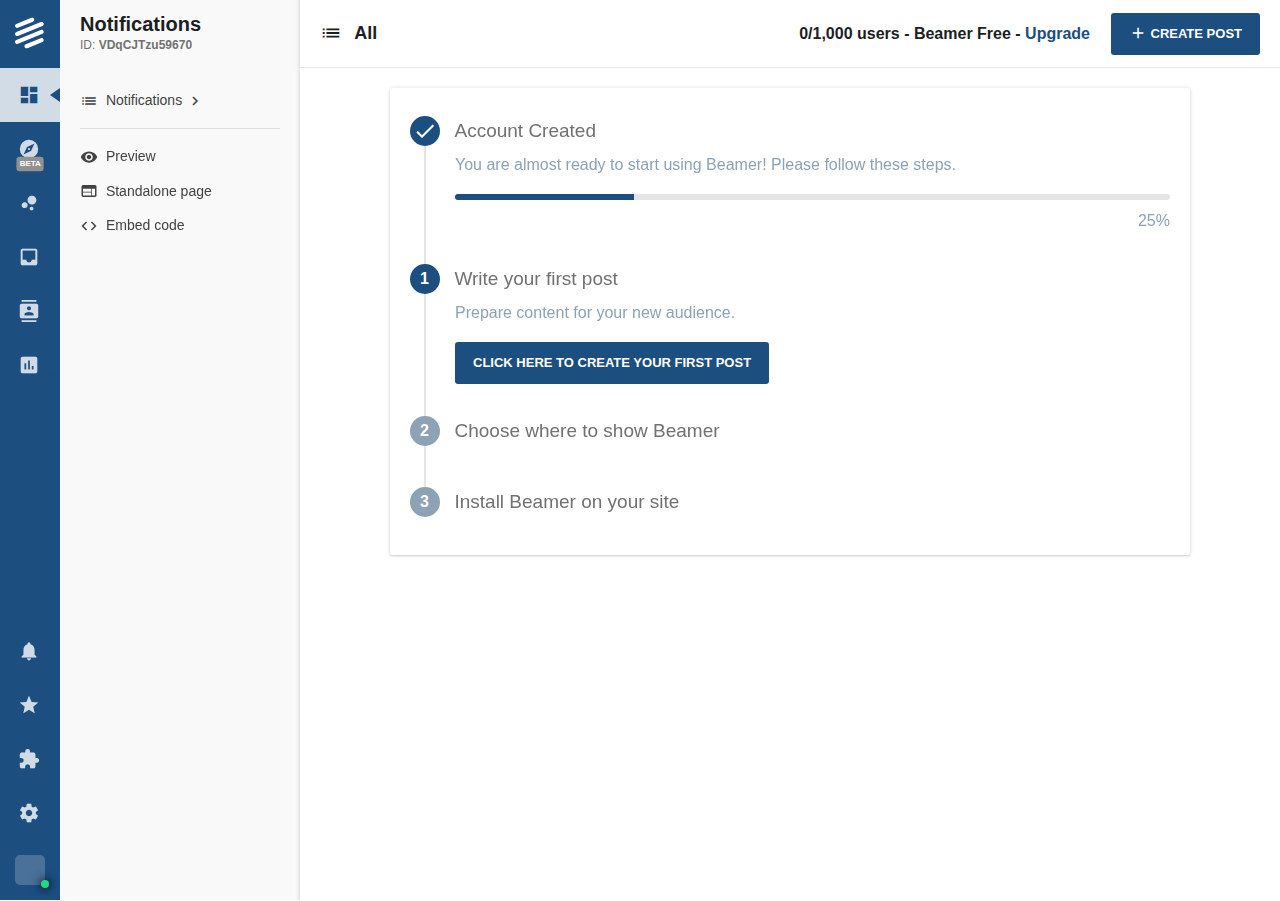
<file: index.html>
<!DOCTYPE html>
<html lang="en">

<head>
    <meta charset="UTF-8">
    <meta name="viewport" content="width=device-width, initial-scale=1.0">
    <title>Beamer</title>

    <link rel="stylesheet" href="./assets/css/style.css" />
    <link rel="stylesheet" href="./assets/css/creation.css" />


    <link href="https://fonts.googleapis.com/icon?family=Material+Icons" rel="stylesheet">
    <link rel="stylesheet" href="assets/css/jquery-ui.min.css">
    <link rel="stylesheet" href="assets/css/perfect-scrollbar.min.css">
    <link rel="stylesheet" href="assets/css/jquery-ui-timepicker-addon.min.css">
    <link rel="stylesheet" href="assets/css/highlight-js.css">
    <link rel="stylesheet" href="assets/css/atom-one-light.min.css">

</head>

<body data-view="home" class="webkit isBoarding">
    <div class="container collapsed hasSidebar">
        <div class="menu">
            <a href="#">
                <div class="menuOption logo">
                    <svg version="1.1" id="beamer-logo" xmlns="http://www.w3.org/2000/svg"
                        xmlns:xlink="http://www.w3.org/1999/xlink" x="0px" y="0px" width="160px" height="42px"
                        viewBox="0 0 160 42" enable-background="new 0 0 160 42" xml:space="preserve">
                        <g id="logo-wordmark">
                            <path id="logo-b" fill="#FFFFFF" d="M49.872,10.82v7.392c0.741-1.381,2.953-2.139,4.361-2.139c3.898,0,6.782,2.382,6.782,6.986
                            c0,4.387-2.958,6.984-6.884,6.984c-1.624,0-3.279-0.525-4.308-2.122l-0.22,1.855h-3.138V10.82H49.872z M50.036,23.059
                            c0,2.41,1.787,3.927,3.873,3.927c2.112,0,3.791-1.599,3.791-3.927c0-2.41-1.679-3.898-3.791-3.898
                            C51.823,19.16,50.036,20.729,50.036,23.059z" />
                            <path id="logo-e_1_" fill="#FFFFFF"
                                d="M66.255,24.296c0.216,1.63,1.651,2.82,3.98,2.82c1.218,0,2.817-0.473,3.575-1.257
                            l2.111,2.079c-1.408,1.462-3.71,2.163-5.741,2.163c-4.603,0-7.338-2.845-7.338-7.123c0-4.062,2.762-6.962,7.094-6.962
                            c4.469,0,7.256,2.801,6.743,8.28H66.255z M73.513,21.482c-0.217-1.63-1.571-2.6-3.467-2.6c-1.787,0-3.249,0.97-3.737,2.6H73.513z" />
                            <path id="logo-a" fill="#FFFFFF"
                                d="M89.814,16.447h3.152v13.329h-3.102l-0.16-1.966c-0.762,1.571-2.844,2.322-4.334,2.35
                            c-3.953,0.027-6.877-2.413-6.877-7.098c0-4.604,3.059-7.016,6.957-6.988c1.787,0,3.492,0.862,4.254,2.191L89.814,16.447z
                                M81.758,23.059c0,2.545,1.73,4.062,3.953,4.062c5.184,0,5.184-8.097,0-8.097C83.488,19.023,81.758,20.514,81.758,23.059z" />
                            <path id="logo-m" fill="#FFFFFF" d="M104.668,29.776v-7.178c0-1.761-0.947-3.358-2.76-3.358c-1.787,0-2.867,1.597-2.867,3.358
                            v7.178h-3.26V16.299h3.047l0.244,1.661c0.703-1.354,2.248-1.823,3.52-1.823c1.598,0,3.193,0.658,3.953,2.499
                            c1.191-1.895,2.73-2.432,4.465-2.432c3.789,0,5.654,2.333,5.654,6.34v7.232h-3.26v-7.232c0-1.76-0.76-3.249-2.551-3.249
                            c-1.787,0-2.928,1.542-2.928,3.303v7.178H104.668z" />
                            <path id="logo-e" fill="#FFFFFF"
                                d="M122.846,24.296c0.215,1.63,1.652,2.82,3.979,2.82c1.221,0,2.818-0.473,3.574-1.257
                            l2.111,2.079c-1.406,1.462-3.709,2.163-5.74,2.163c-4.6,0-7.336-2.845-7.336-7.123c0-4.062,2.762-6.962,7.096-6.962
                            c4.465,0,7.256,2.801,6.74,8.28H122.846z M130.102,21.482c-0.215-1.63-1.57-2.6-3.467-2.6c-1.787,0-3.248,0.97-3.734,2.6H130.102z" />
                            <path id="logo-r" fill="#FFFFFF" d="M138.875,16.447l0.242,1.518c1.029-1.651,2.41-1.907,3.764-1.907
                            c1.381,0,2.711,0.535,3.441,1.266l-1.49,2.866c-0.676-0.568-1.271-0.868-2.354-0.868c-1.736,0-3.303,0.919-3.303,3.383v7.07h-3.406
                            V16.447H138.875z" />
                            <path id="logo-dot" fill="#FFFFFF" d="M151.383,27.999c0,2.666-3.898,2.666-3.898,0C147.484,25.481,151.383,25.481,151.383,27.999z
                            " />
                        </g>
                        <g id="logo-iso">
                            <g>
                                <path fill="#FFFFFF"
                                    d="M3.588,34.618c-1.017,0-1.981-0.598-2.393-1.591c-0.544-1.311,0.086-2.812,1.407-3.353l30.229-12.364
                                c1.32-0.539,2.833,0.086,3.376,1.398c0.543,1.312-0.086,2.813-1.407,3.354L4.572,34.425C4.25,34.556,3.916,34.618,3.588,34.618z" />
                            </g>
                            <g>
                                <path fill="#FFFFFF"
                                    d="M3.588,24.825c-1.017,0-1.981-0.599-2.393-1.591c-0.544-1.312,0.086-2.813,1.407-3.354L32.832,7.519
                                c1.32-0.541,2.833,0.084,3.376,1.396c0.543,1.312-0.086,2.813-1.407,3.354L4.572,24.63C4.25,24.764,3.916,24.825,3.588,24.825z" />
                            </g>
                            <g>
                                <path fill="#FFFFFF"
                                    d="M3.588,14.709c-1.021,0-1.989-0.603-2.397-1.6c-0.538-1.315,0.099-2.813,1.421-3.347l18.543-7.491
                                c1.324-0.533,2.832,0.099,3.37,1.413c0.539,1.313-0.098,2.812-1.421,3.347L4.561,14.52C4.242,14.649,3.913,14.709,3.588,14.709z" />
                            </g>
                            <g>
                                <path fill="#FFFFFF" d="M15.227,39.918c-1.021,0-1.989-0.604-2.396-1.602c-0.539-1.314,0.098-2.814,1.421-3.35l18.543-7.488
                                c1.324-0.533,2.833,0.099,3.371,1.412c0.538,1.315-0.099,2.813-1.421,3.347l-18.544,7.491
                                C15.881,39.856,15.551,39.918,15.227,39.918z" />
                            </g>
                        </g>
                    </svg>
                </div>
            </a>
            <a href="#" class="tooltippable" data-tooltip-title="Notifications" data-tooltip-placement="right"
                data-tooltip-container=".container.collapsed" data-tooltip-delay="1">
                <div class="menuOption home active">
                    <i class="material-icons">dashboard</i>
                    <span>Notifications</span>
                </div>
            </a>


            <a class="tooltippable" data-tooltip-title="Beamer Feedback" data-tooltip-placement="right"
                data-tooltip-container=".container.collapsed" data-tooltip-delay="1" data-enabled="false">
                <div class="menuOption">
                    <i class=" material-icons">explore</i>
                    <span>Beamer Feedback</span>
                    <div class="beta">beta</div>
                </div>
            </a>


            <a href="#" class="tooltippable" data-tooltip-title="NPS" data-tooltip-placement="right"
                data-tooltip-container=".container.collapsed" data-tooltip-delay="1">
                <div class="menuOption ">
                    <i class="material-icons">bubble_chart</i>
                    <span>NPS</span>
                </div>
            </a>


            <a href="#" class="tooltippable" data-tooltip-title="Inbox" data-tooltip-placement="right"
                data-tooltip-container=".container.collapsed" data-tooltip-delay="1" data-enabled="false">
                <div class="menuOption ">
                    <i class="material-icons">inbox</i>
                    <span>Inbox</span>
                </div>
            </a>



            <a href="#" class="tooltippable" data-tooltip-title="Users" data-tooltip-placement="right"
                data-tooltip-container=".container.collapsed" data-tooltip-delay="1">
                <div class="menuOption ">
                    <i class="material-icons">contacts</i>
                    <span>Users</span>
                </div>
            </a>


            <a href="#" class="tooltippable" data-tooltip-title="Analytics" data-tooltip-placement="right"
                data-tooltip-container=".container.collapsed" data-tooltip-delay="1">
                <div class="menuOption ">
                    <i class="material-icons">insert_chart</i>
                    <span>Analytics</span>
                </div>
            </a>

            <div class="user">
                <a class="tooltippable" data-tooltip-title="Updates" data-tooltip-placement="right"
                    data-tooltip-container=".container.collapsed" data-tooltip-delay="1" id="beamerFeatures">
                    <div class="menuOption">
                        <i class="material-icons">notifications</i>
                        <span>Updates</span>
                    </div>
                </a>

                <a href="#" class="tooltippable" data-tooltip-title="Upgrade"
                    data-tooltip-placement="right" data-tooltip-container=".container.collapsed" data-tooltip-delay="1">
                    <div class="menuOption">
                        <i class="material-icons">star</i>
                        <span>Upgrade</span>
                    </div>
                </a>


                <a href="#" class="tooltippable" data-tooltip-title="Integrations"
                    data-tooltip-placement="right" data-tooltip-container=".container.collapsed" data-tooltip-delay="1">
                    <div class="menuOption ">
                        <i class="material-icons">extension</i>
                        <span>Integrations</span>
                    </div>
                </a>

                <a href="#" class="tooltippable" data-tooltip-title="Settings" data-tooltip-placement="right"
                    data-tooltip-container=".container.collapsed" data-tooltip-delay="1">
                    <div class="menuOption ">
                        <i class="material-icons">settings</i>
                        <span>Settings</span>
                    </div>
                </a>
                <div class="account">
                    <div class="accountName">
                        <!-- <img src="" alt="userimage" /> -->
                        <div>User</div>
                    </div>
                    <div class="accountSwitch">
                        <i class="material-icons">chevron_right</i>
                    </div>
                </div>


                <div class="menuCard">
                    <div class="userinfo">
                        <div class="avatar">
                            <!-- <img src="" alt="userimage" /> -->
                        </div>
                        <div class="data">
                            <span class="name">
                                User
                            </span>
                            <span class="status">
                                Administrator
                            </span>
                        </div>
                    </div>
                    <div class="account">
                        <img class="js-initial" data-name="Thaddeus Cain" data-height="30" data-width="30"
                            data-font-size="13" />
                        <div class="data">
                            <span class="name">
                                Thaddeus Cain
                                <div class="subtitle">
                                    Switch or create account
                                </div>
                            </span>
                        </div>
                        <i class="material-icons">chevron_right</i>
                        <div class="workspace">
                            <ul class="options">
                                <li class="action" data-action="back">
                                    Back
                                </li>
                                <li class="option current tooltippable  hasDescription"
                                    data-tooltip-title="Thaddeus Cain - https://www.zidumor.com.au"
                                    data-tooltip-placement="right" data-tooltip-container=".container.collapsed"
                                    data-tooltip-delay="1">
                                    <img class="js-initial" data-name="Thaddeus Cain" data-height="30" data-width="30"
                                        data-font-size="13" />
                                    <div class="productName">
                                        Thaddeus Cain
                                    </div>

                                    <div class="productDescription">
                                        https://www.zidumor.com.au
                                    </div>

                                </li>



                                <li class="action" data-action="create-new" data-id="59670">
                                    <i class="material-icons">add</i> Create new account
                                </li>
                                <li class="action" data-action="merge">
                                    <i class="material-icons">call_merge</i> Merge accounts
                                </li>
                            </ul>
                        </div>
                    </div>
                    <div class="nav">
                        <ul>
                            <li>
                                <a href="#">
                                    <i class="material-icons">settings</i> Settings
                                </a>
                            </li>

                            <li>
                                <a href="#">
                                    <i class="material-icons">code</i> Embed code
                                </a>
                            </li>


                            <li>
                                <a href="#">
                                    <i class="material-icons">payment</i> Billing
                                </a>
                            </li>


                            <li>
                                <a href="#">
                                    <i class="material-icons">extension</i> Integrations
                                </a>
                            </li>


                            <li>
                                <a href="#">
                                    <i class="material-icons">power</i> API
                                </a>
                            </li>


                            <li>
                                <a href="#">
                                    <i class="material-icons">lock</i> Privacy
                                </a>
                            </li>



                        </ul>
                    </div>
                    <div class="nav docs">
                        <ul>
                            <li>
                                <a href="#" target="_blank">
                                    Help Center
                                </a>
                            </li>
                            <li>
                                <a href="#" target="_blank">
                                    Documentation
                                </a>
                            </li>
                            <li>
                                <a href="#" target="_blank">
                                    API Docs
                                </a>
                            </li>
                        </ul>
                    </div>
                    <div class="nav actions">
                        <ul>
                            <li>
                                <a class="action close" data-action="close">
                                    <i class="material-icons">close</i>
                                    <span>Close</span>
                                </a>
                            </li>
                            <li>
                                <a class="action" data-action="logout">
                                    <i class="material-icons">power_settings_new</i> Logout
                                </a>
                            </li>
                        </ul>
                    </div>
                </div>
            </div>
        </div>


        <div class="content">
            <div class="contentHeader">

                <div class="mobileMenu">
                    <i class="material-icons">menu</i>
                    <i class="material-icons">arrow_back_ios</i>
                </div>
                <div class="contentTitle">
                    Notifications
                    <div class="productCode">
                        <span class="name">
                            ID:
                        </span>
                        <span class="code">VDqCJTzu59670</span>
                    </div>
                </div>
                <div class="vistaTitle" data-content="all">
                    All
                </div>
                <div class="contentPlan">
                    <div class="contentPlanUsers tooltippable tooltipped"
                        data-tooltip-html="Number of <b> monthly visitors </b> who are exposed to Beamer in your product. <a href='#' target='_blank'>Click here</a> for more information."
                        data-tooltip-placement="bottom" data-tooltip-container=".container.collapsed"
                        data-tooltip-delay="1">
                        0/1,000 users
                    </div>
                    <span class="separator">-</span>
                    Beamer Free
                    <span class="separator">-</span>
                    <a href="#" target="_blank">Upgrade</a>
                </div>
                <div class="npsContentPlan">
                    NPS Free
                    <span class="separator">-</span>
                    <a href="#" target="_blank">Upgrade</a>
                    <span class="firstDayOfNextMonth">Next reset: 1st</span>
                </div>
                <a href="#" class="button primary addLink createLink" title="Create a new post">
                    <i class="material-icons">add</i><span>Create post</span>
                </a>
            </div>

            <div class="sidebar">
                <div class="sidebarContent">
                    <ul class="sidebarList">
                        <li class="sidebarListElement hasSublist" data-option="notifications" onclick="toggleOpen(this)">
                            <div class="sidebarListElementLabel">
                                <i class="material-icons">list</i> <span
                                    class="sidebarListElementLabelText">Notifications</span> <span
                                    class="sidebarSubListOpener"><i class="material-icons closed">chevron_right</i><i
                                        class="material-icons open">expand_more</i></span>
                            </div>
                            <ul class="sidebarSubList">
                                <li class="sidebarSubListElement selected" data-option="all" data-name="All"
                                    data-route="posts">
                                    All
                                </li>
                                <li class="sidebarSubListElement" data-option="published" data-name="Published"
                                    data-route="posts?published=true">
                                    Published
                                </li>
                                <li class="sidebarSubListElement" data-option="draft" data-name="Draft"
                                    data-route="posts?draft=true">
                                    Draft
                                </li>
                                <li class="sidebarSubListElement" data-option="single-user" data-name="Single-user"
                                    data-route="posts?filterByUser=true">
                                    Single-user
                                </li>
                                <li class="sidebarSubListElement" data-option="expired" data-name="Expired"
                                    data-route="posts?expired=true">
                                    Expired
                                </li>
                                <li class="sidebarSubListElement" data-option="archived" data-name="Archived"
                                    data-route="posts?archived=true">
                                    Archived
                                </li>
                            </ul>
                        </li>

                        <li class="sidebarSeparator"></li>
                        <li class="sidebarListElement" data-option="preview" data-name="Preview">
                            <i class="material-icons">visibility</i> <span
                                class="sidebarListElementLabelText">Preview</span>
                        </li>

                        <li class="sidebarListElement">
                            <a href="#">
                                <i class="material-icons">web</i> <span class="sidebarListElementLabelText">Standalone
                                    page</span>
                            </a>
                        </li>


                        <li class="sidebarListElement" data-option="embed" data-name="Embed code">
                            <i class="material-icons">code</i> <span class="sidebarListElementLabelText">Embed
                                code</span>
                        </li>

                    </ul>
                </div>
            </div>

            <div class="news">
                <div class="feature checklist">
                    <div class="checklist-step done" data-step="0">
                        <div class="checklist-mark">
                            <i class="material-icons">done</i>
                        </div>
                        <div class="checklist-title">
                            Account Created
                        </div>
                        <div class="checklist-instructions">
                            <p>You are almost ready to start using Beamer! Please follow these steps.</p>
                        </div>
                        <div class="checklist-progress">
                            <div class="checklist-progress-bar" data-step="0"></div>
                            <div class="checklist-progress-number">25%</div>
                        </div>
                    </div>
                    <div class="checklist-step active" data-step="1">
                        <div class="checklist-mark">
                            <i class="material-icons">done</i>
                            <span>1</span>
                        </div>
                        <div class="checklist-title">
                            Write your first post
                        </div>
                        <div class="checklist-content">
                            <div class="checklist-instructions">
                                <p>Prepare content for your new audience.</p>
                            </div>
                            <div class="checklist-actions">
                                <a href="#" class="button primary" title="Create a new post">
                                    Click here to create your first post
                                </a>
                            </div>
                        </div>
                    </div>
                    <div class="checklist-step" id="guide-step" data-step="2">
                        <div class="checklist-mark">
                            <i class="material-icons">done</i>
                            <span>2</span>
                        </div>
                        <div class="checklist-title">
                            Choose where to show Beamer
                        </div>
                        <div class="checklist-content">
                            <div class="checklist-instructions">
                                <p>Where are you going to display your new Beamer feed?</p>
                            </div>
                            <div class="checklist-actions">
                                <div class="button secondary">
                                    Install on HTML website
                                </div>
                                <div class="button secondary">
                                    Install on Wordpress
                                </div>
                                <div class="button secondary">
                                    Install on other platforms
                                </div>
                            </div>
                        </div>
                    </div>
                    <div class="checklist-step" data-step="3">
                        <div class="checklist-mark">
                            <i class="material-icons">done</i>
                            <span>3</span>
                        </div>
                        <div class="checklist-title">
                            Install Beamer on your site
                        </div>
                    </div>
                </div>
            </div>

        </div>
    </div>
</body>


<script src="assets/js/jquery-3.6.0.min.js"></script>
<script src="assets/js/jquery-ui.min.js"></script>
<script src="assets/js/scroll.jquery.js"></script>
<script src="assets/js/perfect-scrollbar.jquery.min.js"></script>
<script src="assets/js/jquery-ui-timepicker-addon.min.js"></script>
<script src="assets/js/highlight.pack.js"></script>
<script src="assets/js/leads.js"></script>
<script src="assets/js/filtersAutocomplete.js"></script>
<script src="assets/js/routie.min.js"></script>
<script src="assets/js/emoji.js"></script>
<script src="assets/js/home.js"></script>
<script src="assets/js/initial.js"></script>
<script src="assets/js/menu.js"></script>
<script src="assets/js/modal.js"></script>
<script src="assets/js/popper.js"></script>
<script src="assets/js/audit.js"></script>
<script src="assets/js/tooltip.js"></script>
<script src="assets/js/tooltipUtils.js"></script>
<script src="assets/js/md5.min.js"></script>

<script>
    function toggleOpen(element) {
  element.classList.toggle('open');
}
</script>

</html>
</file>
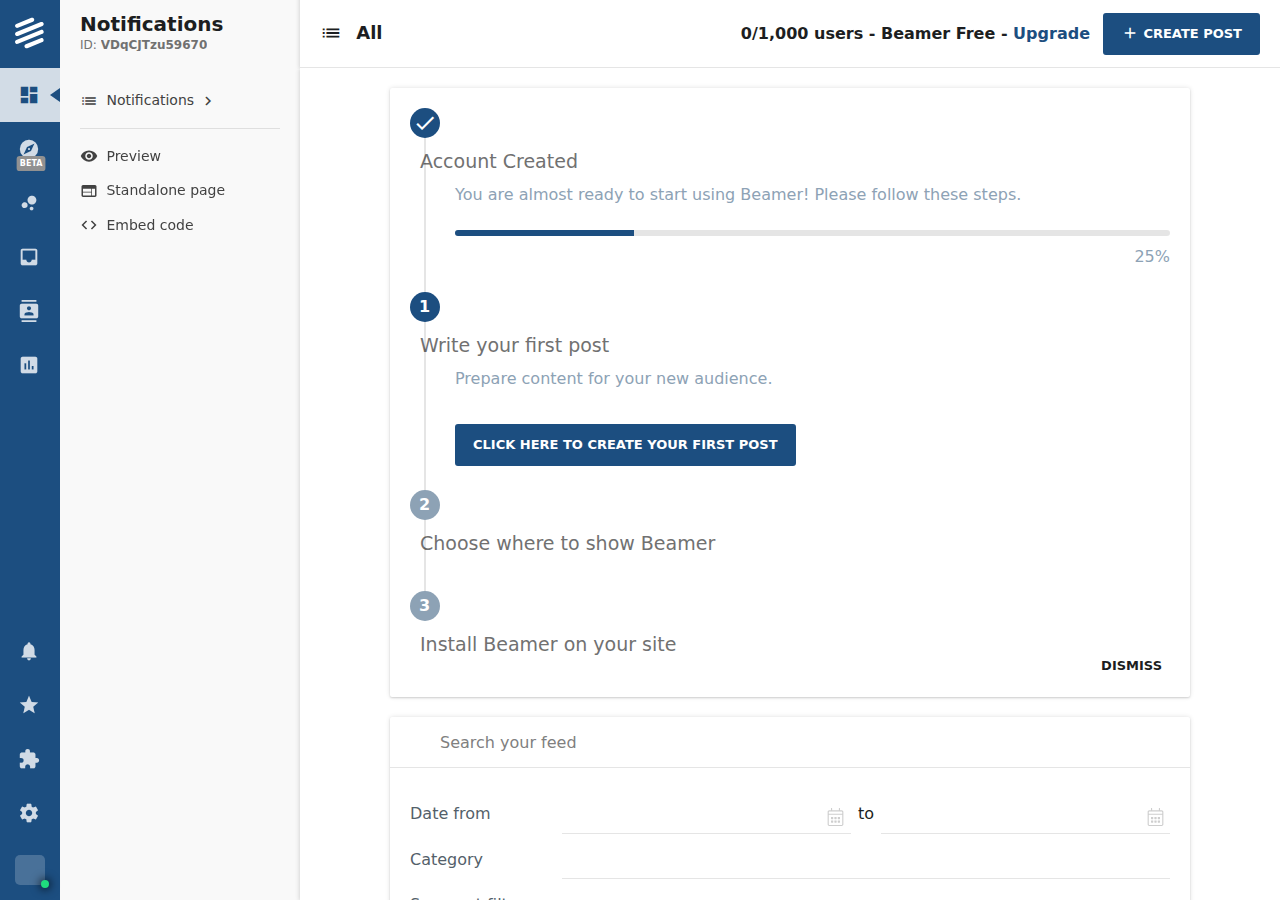
<file: home.html>
<!DOCTYPE html>
<html lang="en">

<head>
    <meta charset="UTF-8">
    <meta name="viewport" content="width=device-width, initial-scale=1.0">
    <title>Beamer</title>

    <link rel="stylesheet" href="./assets/css/style.css" />
    <link rel="stylesheet" href="./assets/css/creation.css" />


    <link href="https://fonts.googleapis.com/icon?family=Material+Icons" rel="stylesheet">
    <link rel="stylesheet" href="./assets/css/jquery-ui.min.css">
    <link rel="stylesheet" href="./assets/css/perfect-scrollbar.min.css">
    <link rel="stylesheet" href="./assets/css/jquery-ui-timepicker-addon.min.css">
    <link rel="stylesheet" href="./assets/css/highlight-js.css">
    <link rel="stylesheet" href="./assets/css/atom-one-light.min.css">

    <link rel="stylesheet" href="./assets/css/bootstrap.min.css">
    <link rel="stylesheet" href="./assets/css/bootstrap.css">
    <link rel="stylesheet" href="./assets/css/bootstrap-utilities.css">

</head>

<body data-view="home" class="webkit isBoarding">
    <div class="container collapsed hasSidebar">
        <div class="menu">
            <a href="#">
                <div class="menuOption logo">
                    <svg version="1.1" id="beamer-logo" xmlns="http://www.w3.org/2000/svg"
                        xmlns:xlink="http://www.w3.org/1999/xlink" x="0px" y="0px" width="160px" height="42px"
                        viewBox="0 0 160 42" enable-background="new 0 0 160 42" xml:space="preserve">
                        <g id="logo-wordmark">
                            <path id="logo-b" fill="#FFFFFF" d="M49.872,10.82v7.392c0.741-1.381,2.953-2.139,4.361-2.139c3.898,0,6.782,2.382,6.782,6.986
                            c0,4.387-2.958,6.984-6.884,6.984c-1.624,0-3.279-0.525-4.308-2.122l-0.22,1.855h-3.138V10.82H49.872z M50.036,23.059
                            c0,2.41,1.787,3.927,3.873,3.927c2.112,0,3.791-1.599,3.791-3.927c0-2.41-1.679-3.898-3.791-3.898
                            C51.823,19.16,50.036,20.729,50.036,23.059z" />
                            <path id="logo-e_1_" fill="#FFFFFF"
                                d="M66.255,24.296c0.216,1.63,1.651,2.82,3.98,2.82c1.218,0,2.817-0.473,3.575-1.257
                            l2.111,2.079c-1.408,1.462-3.71,2.163-5.741,2.163c-4.603,0-7.338-2.845-7.338-7.123c0-4.062,2.762-6.962,7.094-6.962
                            c4.469,0,7.256,2.801,6.743,8.28H66.255z M73.513,21.482c-0.217-1.63-1.571-2.6-3.467-2.6c-1.787,0-3.249,0.97-3.737,2.6H73.513z" />
                            <path id="logo-a" fill="#FFFFFF"
                                d="M89.814,16.447h3.152v13.329h-3.102l-0.16-1.966c-0.762,1.571-2.844,2.322-4.334,2.35
                            c-3.953,0.027-6.877-2.413-6.877-7.098c0-4.604,3.059-7.016,6.957-6.988c1.787,0,3.492,0.862,4.254,2.191L89.814,16.447z
                                M81.758,23.059c0,2.545,1.73,4.062,3.953,4.062c5.184,0,5.184-8.097,0-8.097C83.488,19.023,81.758,20.514,81.758,23.059z" />
                            <path id="logo-m" fill="#FFFFFF" d="M104.668,29.776v-7.178c0-1.761-0.947-3.358-2.76-3.358c-1.787,0-2.867,1.597-2.867,3.358
                            v7.178h-3.26V16.299h3.047l0.244,1.661c0.703-1.354,2.248-1.823,3.52-1.823c1.598,0,3.193,0.658,3.953,2.499
                            c1.191-1.895,2.73-2.432,4.465-2.432c3.789,0,5.654,2.333,5.654,6.34v7.232h-3.26v-7.232c0-1.76-0.76-3.249-2.551-3.249
                            c-1.787,0-2.928,1.542-2.928,3.303v7.178H104.668z" />
                            <path id="logo-e" fill="#FFFFFF"
                                d="M122.846,24.296c0.215,1.63,1.652,2.82,3.979,2.82c1.221,0,2.818-0.473,3.574-1.257
                            l2.111,2.079c-1.406,1.462-3.709,2.163-5.74,2.163c-4.6,0-7.336-2.845-7.336-7.123c0-4.062,2.762-6.962,7.096-6.962
                            c4.465,0,7.256,2.801,6.74,8.28H122.846z M130.102,21.482c-0.215-1.63-1.57-2.6-3.467-2.6c-1.787,0-3.248,0.97-3.734,2.6H130.102z" />
                            <path id="logo-r" fill="#FFFFFF" d="M138.875,16.447l0.242,1.518c1.029-1.651,2.41-1.907,3.764-1.907
                            c1.381,0,2.711,0.535,3.441,1.266l-1.49,2.866c-0.676-0.568-1.271-0.868-2.354-0.868c-1.736,0-3.303,0.919-3.303,3.383v7.07h-3.406
                            V16.447H138.875z" />
                            <path id="logo-dot" fill="#FFFFFF" d="M151.383,27.999c0,2.666-3.898,2.666-3.898,0C147.484,25.481,151.383,25.481,151.383,27.999z
                            " />
                        </g>
                        <g id="logo-iso">
                            <g>
                                <path fill="#FFFFFF"
                                    d="M3.588,34.618c-1.017,0-1.981-0.598-2.393-1.591c-0.544-1.311,0.086-2.812,1.407-3.353l30.229-12.364
                                c1.32-0.539,2.833,0.086,3.376,1.398c0.543,1.312-0.086,2.813-1.407,3.354L4.572,34.425C4.25,34.556,3.916,34.618,3.588,34.618z" />
                            </g>
                            <g>
                                <path fill="#FFFFFF"
                                    d="M3.588,24.825c-1.017,0-1.981-0.599-2.393-1.591c-0.544-1.312,0.086-2.813,1.407-3.354L32.832,7.519
                                c1.32-0.541,2.833,0.084,3.376,1.396c0.543,1.312-0.086,2.813-1.407,3.354L4.572,24.63C4.25,24.764,3.916,24.825,3.588,24.825z" />
                            </g>
                            <g>
                                <path fill="#FFFFFF"
                                    d="M3.588,14.709c-1.021,0-1.989-0.603-2.397-1.6c-0.538-1.315,0.099-2.813,1.421-3.347l18.543-7.491
                                c1.324-0.533,2.832,0.099,3.37,1.413c0.539,1.313-0.098,2.812-1.421,3.347L4.561,14.52C4.242,14.649,3.913,14.709,3.588,14.709z" />
                            </g>
                            <g>
                                <path fill="#FFFFFF" d="M15.227,39.918c-1.021,0-1.989-0.604-2.396-1.602c-0.539-1.314,0.098-2.814,1.421-3.35l18.543-7.488
                                c1.324-0.533,2.833,0.099,3.371,1.412c0.538,1.315-0.099,2.813-1.421,3.347l-18.544,7.491
                                C15.881,39.856,15.551,39.918,15.227,39.918z" />
                            </g>
                        </g>
                    </svg>
                </div>
            </a>
            <a href="#" class="tooltippable" data-tooltip-title="Notifications" data-tooltip-placement="right"
                data-tooltip-container=".container.collapsed" data-tooltip-delay="1">
                <div class="menuOption home active">
                    <i class="material-icons">dashboard</i>
                    <span>Notifications</span>
                </div>
            </a>


            <a class="tooltippable" data-tooltip-title="Beamer Feedback" data-tooltip-placement="right"
                data-tooltip-container=".container.collapsed" data-tooltip-delay="1" data-enabled="false">
                <div class="menuOption">
                    <i class=" material-icons">explore</i>
                    <span>Beamer Feedback</span>
                    <div class="beta">beta</div>
                </div>
            </a>


            <a href="#" class="tooltippable" data-tooltip-title="NPS" data-tooltip-placement="right"
                data-tooltip-container=".container.collapsed" data-tooltip-delay="1">
                <div class="menuOption ">
                    <i class="material-icons">bubble_chart</i>
                    <span>NPS</span>
                </div>
            </a>


            <a href="#" class="tooltippable" data-tooltip-title="Inbox" data-tooltip-placement="right"
                data-tooltip-container=".container.collapsed" data-tooltip-delay="1" data-enabled="false">
                <div class="menuOption ">
                    <i class="material-icons">inbox</i>
                    <span>Inbox</span>
                </div>
            </a>



            <a href="#" class="tooltippable" data-tooltip-title="Users" data-tooltip-placement="right"
                data-tooltip-container=".container.collapsed" data-tooltip-delay="1">
                <div class="menuOption ">
                    <i class="material-icons">contacts</i>
                    <span>Users</span>
                </div>
            </a>


            <a href="#" class="tooltippable" data-tooltip-title="Analytics" data-tooltip-placement="right"
                data-tooltip-container=".container.collapsed" data-tooltip-delay="1">
                <div class="menuOption ">
                    <i class="material-icons">insert_chart</i>
                    <span>Analytics</span>
                </div>
            </a>

            <div class="user">
                <a class="tooltippable" data-tooltip-title="Updates" data-tooltip-placement="right"
                    data-tooltip-container=".container.collapsed" data-tooltip-delay="1" id="beamerFeatures">
                    <div class="menuOption">
                        <i class="material-icons">notifications</i>
                        <span>Updates</span>
                    </div>
                </a>

                <a href="#" class="tooltippable" data-tooltip-title="Upgrade" data-tooltip-placement="right"
                    data-tooltip-container=".container.collapsed" data-tooltip-delay="1">
                    <div class="menuOption">
                        <i class="material-icons">star</i>
                        <span>Upgrade</span>
                    </div>
                </a>


                <a href="#" class="tooltippable" data-tooltip-title="Integrations" data-tooltip-placement="right"
                    data-tooltip-container=".container.collapsed" data-tooltip-delay="1">
                    <div class="menuOption ">
                        <i class="material-icons">extension</i>
                        <span>Integrations</span>
                    </div>
                </a>

                <a href="#" class="tooltippable" data-tooltip-title="Settings" data-tooltip-placement="right"
                    data-tooltip-container=".container.collapsed" data-tooltip-delay="1">
                    <div class="menuOption ">
                        <i class="material-icons">settings</i>
                        <span>Settings</span>
                    </div>
                </a>
                <div class="account">
                    <div class="accountName">
                        <!-- <img src="" alt="userimage" /> -->
                        <div>User</div>
                    </div>
                    <div class="accountSwitch">
                        <i class="material-icons">chevron_right</i>
                    </div>
                </div>


                <div class="menuCard">
                    <div class="userinfo">
                        <div class="avatar">
                            <!-- <img src="" alt="userimage" /> -->
                        </div>
                        <div class="data">
                            <span class="name">
                                User
                            </span>
                            <span class="status">
                                Administrator
                            </span>
                        </div>
                    </div>
                    <div class="account">
                        <img class="js-initial" data-name="Thaddeus Cain" data-height="30" data-width="30"
                            data-font-size="13" />
                        <div class="data">
                            <span class="name">
                                Thaddeus Cain
                                <div class="subtitle">
                                    Switch or create account
                                </div>
                            </span>
                        </div>
                        <i class="material-icons">chevron_right</i>
                        <div class="workspace">
                            <ul class="options">
                                <li class="action" data-action="back">
                                    Back
                                </li>
                                <li class="option current tooltippable  hasDescription"
                                    data-tooltip-title="Thaddeus Cain - https://www.zidumor.com.au"
                                    data-tooltip-placement="right" data-tooltip-container=".container.collapsed"
                                    data-tooltip-delay="1">
                                    <img class="js-initial" data-name="Thaddeus Cain" data-height="30" data-width="30"
                                        data-font-size="13" />
                                    <div class="productName">
                                        Thaddeus Cain
                                    </div>

                                    <div class="productDescription">
                                        https://www.zidumor.com.au
                                    </div>

                                </li>



                                <li class="action" data-action="create-new" data-id="59670">
                                    <i class="material-icons">add</i> Create new account
                                </li>
                                <li class="action" data-action="merge">
                                    <i class="material-icons">call_merge</i> Merge accounts
                                </li>
                            </ul>
                        </div>
                    </div>
                    <div class="nav">
                        <ul>
                            <li>
                                <a href="#">
                                    <i class="material-icons">settings</i> Settings
                                </a>
                            </li>

                            <li>
                                <a href="#">
                                    <i class="material-icons">code</i> Embed code
                                </a>
                            </li>


                            <li>
                                <a href="#">
                                    <i class="material-icons">payment</i> Billing
                                </a>
                            </li>


                            <li>
                                <a href="#">
                                    <i class="material-icons">extension</i> Integrations
                                </a>
                            </li>


                            <li>
                                <a href="#">
                                    <i class="material-icons">power</i> API
                                </a>
                            </li>


                            <li>
                                <a href="#">
                                    <i class="material-icons">lock</i> Privacy
                                </a>
                            </li>



                        </ul>
                    </div>
                    <div class="nav docs">
                        <ul>
                            <li>
                                <a href="#" target="_blank">
                                    Help Center
                                </a>
                            </li>
                            <li>
                                <a href="#" target="_blank">
                                    Documentation
                                </a>
                            </li>
                            <li>
                                <a href="#" target="_blank">
                                    API Docs
                                </a>
                            </li>
                        </ul>
                    </div>
                    <div class="nav actions">
                        <ul>
                            <li>
                                <a class="action close" data-action="close">
                                    <i class="material-icons">close</i>
                                    <span>Close</span>
                                </a>
                            </li>
                            <li>
                                <a href="./pages/login.html" class="action" data-action="logout" onclick="logout();">
                                    <i class="material-icons">power_settings_new</i> Logout
                                </a>
                            </li>
                        </ul>
                    </div>
                </div>
            </div>
        </div>


        <div class="content">
            <div class="contentHeader">

                <div class="mobileMenu">
                    <i class="material-icons">menu</i>
                    <i class="material-icons">arrow_back_ios</i>
                </div>
                <div class="contentTitle">
                    Notifications
                    <div class="productCode">
                        <span class="name">
                            ID:
                        </span>
                        <span class="code">VDqCJTzu59670</span>
                    </div>
                </div>
                <div class="vistaTitle" data-content="all">
                    All
                </div>
                <div class="contentPlan">
                    <div class="contentPlanUsers tooltippable tooltipped"
                        data-tooltip-html="Number of <b> monthly visitors </b> who are exposed to Beamer in your product. <a href='#' target='_blank'>Click here</a> for more information."
                        data-tooltip-placement="bottom" data-tooltip-container=".container.collapsed"
                        data-tooltip-delay="1">
                        0/1,000 users
                    </div>
                    <span class="separator">-</span>
                    Beamer Free
                    <span class="separator">-</span>
                    <a href="#" target="_blank">Upgrade</a>
                </div>
                <div class="npsContentPlan">
                    NPS Free
                    <span class="separator">-</span>
                    <a href="#" target="_blank">Upgrade</a>
                    <span class="firstDayOfNextMonth">Next reset: 1st</span>
                </div>
                <a href="pages/create_post.html" class="button primary addLink createLink" title="Create a new post">
                    <i class="material-icons">add</i><span>Create post</span>
                </a>
            </div>

            <div class="sidebar">
                <div class="sidebarContent">
                    <ul class="sidebarList">
                        <li class="sidebarListElement hasSublist" data-option="notifications"
                            onclick="toggleOpen(this)">
                            <div class="sidebarListElementLabel">
                                <i class="material-icons">list</i> <span
                                    class="sidebarListElementLabelText">Notifications</span> <span
                                    class="sidebarSubListOpener"><i class="material-icons closed">chevron_right</i><i
                                        class="material-icons open">expand_more</i></span>
                            </div>
                            <ul class="sidebarSubList">
                                <li class="sidebarSubListElement selected" data-option="all" data-name="All"
                                    data-route="posts">
                                    All
                                </li>
                                <li class="sidebarSubListElement" data-option="published" data-name="Published"
                                    data-route="posts?published=true">
                                    Published
                                </li>
                                <li class="sidebarSubListElement" data-option="draft" data-name="Draft"
                                    data-route="posts?draft=true">
                                    Draft
                                </li>
                                <li class="sidebarSubListElement" data-option="single-user" data-name="Single-user"
                                    data-route="posts?filterByUser=true">
                                    Single-user
                                </li>
                                <li class="sidebarSubListElement" data-option="expired" data-name="Expired"
                                    data-route="posts?expired=true">
                                    Expired
                                </li>
                                <li class="sidebarSubListElement" data-option="archived" data-name="Archived"
                                    data-route="posts?archived=true">
                                    Archived
                                </li>
                            </ul>
                        </li>

                        <li class="sidebarSeparator"></li>
                        <li class="sidebarListElement" data-option="preview" data-name="Preview">
                            <i class="material-icons">visibility</i> <span
                                class="sidebarListElementLabelText">Preview</span>
                        </li>

                        <li class="sidebarListElement">
                            <a href="#">
                                <i class="material-icons">web</i> <span class="sidebarListElementLabelText">Standalone
                                    page</span>
                            </a>
                        </li>


                        <li class="sidebarListElement" data-option="embed" data-name="Embed code">
                            <i class="material-icons">code</i> <span class="sidebarListElementLabelText">Embed
                                code</span>
                        </li>

                    </ul>
                </div>
            </div>

            <div class="news">
                <div class="feature checklist">
                    <div class="checklist-step done" data-step="0">
                        <div class="checklist-mark">
                            <i class="material-icons">done</i>
                        </div>
                        <div class="checklist-title">
                            Account Created
                        </div>
                        <div class="checklist-instructions">
                            <p>You are almost ready to start using Beamer! Please follow these steps.</p>
                        </div>
                        <div class="checklist-progress">
                            <div class="checklist-progress-bar" data-step="0"></div>
                            <div class="checklist-progress-number">25%</div>
                        </div>
                    </div>
                    <div class="checklist-step active" data-step="1">
                        <div class="checklist-mark">
                            <i class="material-icons">done</i>
                            <span>1</span>
                        </div>
                        <div class="checklist-title">
                            Write your first post
                        </div>
                        <div class="checklist-content">
                            <div class="checklist-instructions">
                                <p>Prepare content for your new audience.</p>
                            </div>
                            <div class="checklist-actions">
                                <a href="pages/create_post.html" class="button primary" title="Create a new post">
                                    Click here to create your first post
                                </a>
                            </div>
                        </div>
                    </div>
                    <div class="checklist-step" id="guide-step" data-step="2">
                        <div class="checklist-mark">
                            <i class="material-icons">done</i>
                            <span>2</span>
                        </div>
                        <div class="checklist-title">
                            Choose where to show Beamer
                        </div>
                        <div class="checklist-content">
                            <div class="checklist-instructions">
                                <p>Where are you going to display your new Beamer feed?</p>
                            </div>
                            <div class="checklist-actions">
                                <div class="button secondary">
                                    Install on HTML website
                                </div>
                                <div class="button secondary">
                                    Install on Wordpress
                                </div>
                                <div class="button secondary">
                                    Install on other platforms
                                </div>
                            </div>
                        </div>
                    </div>
                    <div class="checklist-step" data-step="3">
                        <div class="checklist-mark">
                            <i class="material-icons">done</i>
                            <span>3</span>
                        </div>
                        <div class="checklist-title">
                            Install Beamer on your site
                        </div>
                    </div>
                    <div class="button tertiary dismiss" onclick="dismissChangelogOnboarding();" title="Dismiss">
                        Dismiss
                    </div>
                </div>
                <div class="feature dashboardSearch empty active">
                    <div class="dashboardSearchInputContainer">
                        <div class="dashboardSearchIcon">
                            <svg version="1.1" id="Layer_1" xmlns="http://www.w3.org/2000/svg"
                                xmlns:xlink="http://www.w3.org/1999/xlink" x="0px" y="0px" width="26px" height="26px"
                                viewBox="0 0 26 26" enable-background="new 0 0 26 26" xml:space="preserve">
                                <path d="M23.849,22.147l-5.218-5.217c-0.097-0.099-0.225-0.15-0.365-0.15H17.7c1.354-1.568,2.174-3.609,2.174-5.844
                                C19.874,6,15.874,2,10.937,2C6,2,2,6,2,10.937c0,4.938,4,8.938,8.937,8.938c2.234,0,4.275-0.82,5.844-2.174v0.565
                                c0,0.141,0.058,0.269,0.15,0.365l5.217,5.218c0.2,0.201,0.527,0.201,0.73,0l0.971-0.971C24.05,22.675,24.05,22.348,23.849,22.147z
                                 M10.937,17.812c-3.798,0-6.875-3.076-6.875-6.875c0-3.798,3.077-6.875,6.875-6.875c3.799,0,6.875,3.077,6.875,6.875
                                C17.812,14.735,14.735,17.812,10.937,17.812z"></path>
                            </svg>
                        </div>
                        <div class="dashboardSearchTagContainer empty">
                        </div>
                        <input type="text" name="search" class="dashboardSearchInput" placeholder="Search your feed"
                            autocomplete="off">

                        <div class="dashboardOpenIcon">
                            <svg class="clearDashboardSearch" xmlns="http://www.w3.org/2000/svg" width="24" height="24"
                                viewBox="0 0 24 24">
                                <path
                                    d="M19 6.41L17.59 5 12 10.59 6.41 5 5 6.41 10.59 12 5 17.59 6.41 19 12 13.41 17.59 19 19 17.59 13.41 12z">
                                </path>
                                <path d="M0 0h24v24H0z" fill="none"></path>
                            </svg>
                            <svg version="1.1" id="Layer_1" xmlns="http://www.w3.org/2000/svg"
                                xmlns:xlink="http://www.w3.org/1999/xlink" x="0px" y="0px" width="26px" height="26px"
                                viewBox="0 0 26 26" enable-background="new 0 0 26 26" xml:space="preserve">
                                <path d="M6.464,9.75H19.53c0.904,0,1.356,1.092,0.716,1.731l-6.53,6.536c-0.396,0.396-1.041,0.396-1.437,0l-6.53-6.536
                                    C5.108,10.842,5.561,9.75,6.464,9.75z"></path>
                            </svg>
                        </div>

                    </div>
                    <div class="dashboardExtendedSearch">
                        <div class="dashboardExtendedSearchField">
                            <label for="dateFromSearch">Date from</label>
                            <div class="dashboardExtendedSearchInput date">
                                <input type="text" name="dateFrom" class="dateInput hasDatepicker" id="dateFromSearch">
                                <svg version="1.1" id="Layer_1" xmlns="http://www.w3.org/2000/svg"
                                    xmlns:xlink="http://www.w3.org/1999/xlink" x="0px" y="0px" width="26px"
                                    height="26px" viewBox="0 0 26 26" enable-background="new 0 0 26 26"
                                    xml:space="preserve">
                                    <path
                                        d="M21.938,3.25H19.5V0.609C19.5,0.274,19.226,0,18.891,0h-0.406c-0.335,0-0.609,0.274-0.609,0.609V3.25h-9.75V0.609
                                        C8.125,0.274,7.851,0,7.516,0H7.109C6.774,0,6.5,0.274,6.5,0.609V3.25H4.062c-1.346,0-2.438,1.092-2.438,2.438v17.875
                                        C1.625,24.908,2.717,26,4.062,26h17.875c1.346,0,2.438-1.092,2.438-2.438V5.688C24.375,4.342,23.283,3.25,21.938,3.25z M4.062,4.875
                                        h17.875c0.447,0,0.812,0.366,0.812,0.812v2.438H3.25V5.688C3.25,5.241,3.616,4.875,4.062,4.875z M21.938,24.375H4.062
                                        c-0.447,0-0.812-0.365-0.812-0.812V9.75h19.5v13.812C22.75,24.01,22.385,24.375,21.938,24.375z M9.141,16.25H7.109
                                        c-0.335,0-0.609-0.274-0.609-0.609v-2.031C6.5,13.274,6.774,13,7.109,13h2.031c0.335,0,0.609,0.274,0.609,0.609v2.031
                                        C9.75,15.976,9.476,16.25,9.141,16.25z M14.016,16.25h-2.031c-0.335,0-0.609-0.274-0.609-0.609v-2.031
                                        c0-0.335,0.274-0.609,0.609-0.609h2.031c0.335,0,0.609,0.274,0.609,0.609v2.031C14.625,15.976,14.351,16.25,14.016,16.25z
                                         M18.891,16.25h-2.031c-0.335,0-0.609-0.274-0.609-0.609v-2.031c0-0.335,0.274-0.609,0.609-0.609h2.031
                                        c0.335,0,0.609,0.274,0.609,0.609v2.031C19.5,15.976,19.226,16.25,18.891,16.25z M14.016,21.125h-2.031
                                        c-0.335,0-0.609-0.274-0.609-0.609v-2.031c0-0.335,0.274-0.609,0.609-0.609h2.031c0.335,0,0.609,0.274,0.609,0.609v2.031
                                        C14.625,20.851,14.351,21.125,14.016,21.125z M9.141,21.125H7.109c-0.335,0-0.609-0.274-0.609-0.609v-2.031
                                        c0-0.335,0.274-0.609,0.609-0.609h2.031c0.335,0,0.609,0.274,0.609,0.609v2.031C9.75,20.851,9.476,21.125,9.141,21.125z
                                         M18.891,21.125h-2.031c-0.335,0-0.609-0.274-0.609-0.609v-2.031c0-0.335,0.274-0.609,0.609-0.609h2.031
                                        c0.335,0,0.609,0.274,0.609,0.609v2.031C19.5,20.851,19.226,21.125,18.891,21.125z">
                                    </path>
                                </svg>
                                <div class="inputSeparator">to</div>
                                <input type="text" name="dateTo" class="dateInput hasDatepicker" id="dp1701097681743">
                                <svg version="1.1" id="Layer_1" xmlns="http://www.w3.org/2000/svg"
                                    xmlns:xlink="http://www.w3.org/1999/xlink" x="0px" y="0px" width="26px"
                                    height="26px" viewBox="0 0 26 26" enable-background="new 0 0 26 26"
                                    xml:space="preserve">
                                    <path
                                        d="M21.938,3.25H19.5V0.609C19.5,0.274,19.226,0,18.891,0h-0.406c-0.335,0-0.609,0.274-0.609,0.609V3.25h-9.75V0.609
                                        C8.125,0.274,7.851,0,7.516,0H7.109C6.774,0,6.5,0.274,6.5,0.609V3.25H4.062c-1.346,0-2.438,1.092-2.438,2.438v17.875
                                        C1.625,24.908,2.717,26,4.062,26h17.875c1.346,0,2.438-1.092,2.438-2.438V5.688C24.375,4.342,23.283,3.25,21.938,3.25z M4.062,4.875
                                        h17.875c0.447,0,0.812,0.366,0.812,0.812v2.438H3.25V5.688C3.25,5.241,3.616,4.875,4.062,4.875z M21.938,24.375H4.062
                                        c-0.447,0-0.812-0.365-0.812-0.812V9.75h19.5v13.812C22.75,24.01,22.385,24.375,21.938,24.375z M9.141,16.25H7.109
                                        c-0.335,0-0.609-0.274-0.609-0.609v-2.031C6.5,13.274,6.774,13,7.109,13h2.031c0.335,0,0.609,0.274,0.609,0.609v2.031
                                        C9.75,15.976,9.476,16.25,9.141,16.25z M14.016,16.25h-2.031c-0.335,0-0.609-0.274-0.609-0.609v-2.031
                                        c0-0.335,0.274-0.609,0.609-0.609h2.031c0.335,0,0.609,0.274,0.609,0.609v2.031C14.625,15.976,14.351,16.25,14.016,16.25z
                                         M18.891,16.25h-2.031c-0.335,0-0.609-0.274-0.609-0.609v-2.031c0-0.335,0.274-0.609,0.609-0.609h2.031
                                        c0.335,0,0.609,0.274,0.609,0.609v2.031C19.5,15.976,19.226,16.25,18.891,16.25z M14.016,21.125h-2.031
                                        c-0.335,0-0.609-0.274-0.609-0.609v-2.031c0-0.335,0.274-0.609,0.609-0.609h2.031c0.335,0,0.609,0.274,0.609,0.609v2.031
                                        C14.625,20.851,14.351,21.125,14.016,21.125z M9.141,21.125H7.109c-0.335,0-0.609-0.274-0.609-0.609v-2.031
                                        c0-0.335,0.274-0.609,0.609-0.609h2.031c0.335,0,0.609,0.274,0.609,0.609v2.031C9.75,20.851,9.476,21.125,9.141,21.125z
                                         M18.891,21.125h-2.031c-0.335,0-0.609-0.274-0.609-0.609v-2.031c0-0.335,0.274-0.609,0.609-0.609h2.031
                                        c0.335,0,0.609,0.274,0.609,0.609v2.031C19.5,20.851,19.226,21.125,18.891,21.125z">
                                    </path>
                                </svg>
                            </div>
                        </div>
                        <div class="dashboardExtendedSearchField">
                            <label for="categorySearch">Category</label>
                            <div class="dashboardExtendedSearchInput">
                                <input type="text" name="category" id="categorySearch" class="ui-autocomplete-input"
                                    autocomplete="off">
                            </div>
                        </div>
                        <div class="dashboardExtendedSearchField">
                            <label for="filterSearch">Segment filters</label>
                            <div class="dashboardExtendedSearchInput" id="dashboardFilterSearch">
                                <input type="hidden" name="role">
                                <div class="selectedFilterContainer">
                                    <div class="selectedFilters">
                                        <div class="addFilter">
                                            <input type="text" data-autocomplete="true"
                                                class="filterAdder ui-autocomplete-input" id="filterSearch"
                                                autocomplete="off">
                                        </div>
                                    </div>
                                </div>
                                <ul id="ui-id-1" tabindex="0"
                                    class="ui-menu ui-widget ui-widget-content ui-autocomplete ui-front"
                                    unselectable="on" style="display: none;"></ul>
                            </div>
                        </div>
                        <div class="dashboardExtendedSearchField">
                            <label for="languageSearch">Language</label>
                            <div class="dashboardExtendedSearchInput" id="dashboardLanguageSearch">
                                <select class="languageSelector" name="language">
                                    <option selected="selected" value="">All</option>
                                    <option value="EN">ENGLISH</>

                                </select>
                            </div>
                        </div>
                        <div class="dashboardExtendedSearchField">
                            <label>Status</label>
                            <div class="dashboardExtendedSearchInput" data-input="switch">
                                <div class="switchbox binded" title="Search published posts">
                                    <div class="switch"></div>
                                    <span>Published</span>
                                    <input type="hidden" name="published" value="false">
                                </div>
                                <div class="switchbox binded" title="Search draft posts">
                                    <div class="switch"></div>
                                    <span>Draft</span>
                                    <input type="hidden" name="draft" value="false">
                                </div>
                                <div class="switchbox binded" title="Search expired posts">
                                    <div class="switch"></div>
                                    <span>Expired</span>
                                    <input type="hidden" name="expired" value="false">
                                </div>
                                <div class="switchbox binded" title="Search archived posts">
                                    <div class="switch"></div>
                                    <span>Archived</span>
                                    <input type="hidden" name="archived" value="false">
                                </div>
                            </div>
                        </div>
                        <div class="dashboardExtendedSearchField">
                            <label>User</label>
                            <div class="dashboardExtendedSearchInput">
                                <div class="switchbox binded" title="Search single-user notifications">
                                    <div class="switch"></div>
                                    <span>Single-user</span>
                                    <input type="hidden" name="filterByUser" value="false">
                                    <!--s:hidden name="filterByUser" value="userSession.filterByUserId != null"/-->
                                </div>
                                <input type="text" name="filterByUserId" class="singleUserInput"
                                    placeholder="User ID (optional)">
                            </div>
                        </div>
                        <div class="dashboardExtendedSearchField submit">
                            <div class="button secondary clear" onclick="clearSearch('posts');">
                                Clear
                            </div>
                            <div class="button primary" onclick="populateSearchParameters();">
                                Search
                            </div>
                        </div>
                        <ul id="ui-id-2" tabindex="0"
                            class="ui-menu ui-widget ui-widget-content ui-autocomplete ui-front" unselectable="on"
                            style="display: none;"></ul>
                    </div>
                </div>
                <div id="firstResults">
                    <div class="feature" id="feature55238553">
                        <div class="languageTabsContainerBox">
                            <div class="languageTabsContainer">
                                <div id="EN55238553Tab" class="languageTab active" data-rtl="false">
                                    ENGLISH
                                </div>
                                <input type="hidden" name="initDisplay" value="default;EN;55238553" id="initDisplay">
                            </div>
                        </div>
                        <div class="fadeout"></div>
                        <div class="featureDate">
                            <div class="category categoryNew new">
                                New
                            </div>
                            <div class="date">
                                November 22, 2023
                            </div>
                        </div>
                        <div class="featureForm" id="EN55238553" style="display: block;">
                            <div class="featureTitle">
                                <a href="/edit?id=55238553">
                                    Snached
                                </a>
                            </div>
                            <div class="featureContent">
                                <p class="">Snatchers snatched my bag. He has stolen all of my stuff. I am worried now.
                                    Help me.
                                    Alaaas am very worried about this. I want to report it right now.</p>
                            </div>
                            <div class="featureActionLink">
                                <a href="http://www.action.com" target="_blank">
                                    Actions
                                </a>
                                <i class="material-icons">chevron_right</i>
                            </div>
                        </div>

                        <div class="statisticsContainer">
                            <div class="statistic">
                                <a href="analytics?featureId=55238553#views">
                                    <span class="numberStatistic">0</span><span class="textStatistic"> Total
                                        views</span>
                                </a>
                            </div>
                            <div class="statistic">
                                <a href="analytics?featureId=55238553#unique-views">
                                    <span class="numberStatistic">0</span><span class="textStatistic"> Unique
                                        views</span>
                                </a>
                            </div>
                            <div class="statistic">
                                <a href="analytics?featureId=55238553#clicks">
                                    <span class="numberStatistic">0</span><span class="textStatistic"> Clicks</span>
                                </a>
                            </div>
                            <div class="statistic">
                                <a href="feedback?showFeatureFeedback=true&amp;featureId=55238553&amp;page=0">
                                    <span class="numberStatistic">0</span><span class="textStatistic"> Comments</span>
                                </a>
                            </div>
                        </div>

                        <div class="editorContainer">
                            <a onclick="BeamerPreview.show();">
                                <i class="material-icons" title="Show preview">visibility</i>
                            </a>

                            <a onclick="displayStartupBlock('pinned posts');"><i class="material-icons pin"
                                    title="Pin to top of feed">star_border</i></a>

                            <a onclick="confirmClone('55238553')"><i class="material-icons"
                                    title="Copy this post">content_copy</i></a>

                            <a href="edit?id=55238553"><i class="material-icons"
                                    title="Edit this post">mode_edit</i></a>

                            <a onclick="showDeleteMenu(this)"><i class="material-icons"
                                    title="Archive or delete this post">delete</i></a>
                            <div class="social">
                                <div class="socialOverlay"></div>
                                <div class="dropList">
                                    <ul>
                                        <li>
                                            <a onclick="confirmArchive('55238553');" data-action="archive"><i
                                                    class="material-icons" title="Archive this post">archive</i>
                                                Archive</a>
                                        </li>

                                        <li>
                                            <a onclick="confirmDelete('55238553');" data-action="delete"><i
                                                    class="material-icons" title="Delete this post">delete</i>
                                                Delete</a>
                                        </li>
                                    </ul>
                                </div>
                            </div>
                        </div>
                    </div>
                </div>
            </div>

        </div>
    </div>
</body>


<script src="assets/js/jquery-3.6.0.min.js"></script>
<script src="assets/js/jquery-ui.min.js"></script>
<script src="assets/js/scroll.jquery.js"></script>
<script src="assets/js/perfect-scrollbar.jquery.min.js"></script>
<script src="assets/js/jquery-ui-timepicker-addon.min.js"></script>
<script src="assets/js/highlight.pack.js"></script>
<script src="assets/js/leads.js"></script>
<script src="assets/js/filtersAutocomplete.js"></script>
<script src="assets/js/routie.min.js"></script>
<script src="assets/js/emoji.js"></script>
<script src="assets/js/home.js"></script>
<script src="assets/js/initial.js"></script>
<script src="assets/js/menu.js"></script>
<script src="assets/js/modal.js"></script>
<script src="assets/js/popper.js"></script>
<script src="assets/js/audit.js"></script>
<script src="assets/js/tooltip.js"></script>
<script src="assets/js/tooltipUtils.js"></script>
<script src="assets/js/md5.min.js"></script>

<!------- Bootstrap Js Files ------->
<script src="assets/js/bootstrap.min.js"></script>
<script src="assets/js/bootstrap.bundle.min.js"></script>
<script src="assets/js/bootstrap.bundle.js"></script>

<script>
    function toggleOpen(element) {
        element.classList.toggle('open');
    }
</script>

</html>
</file>
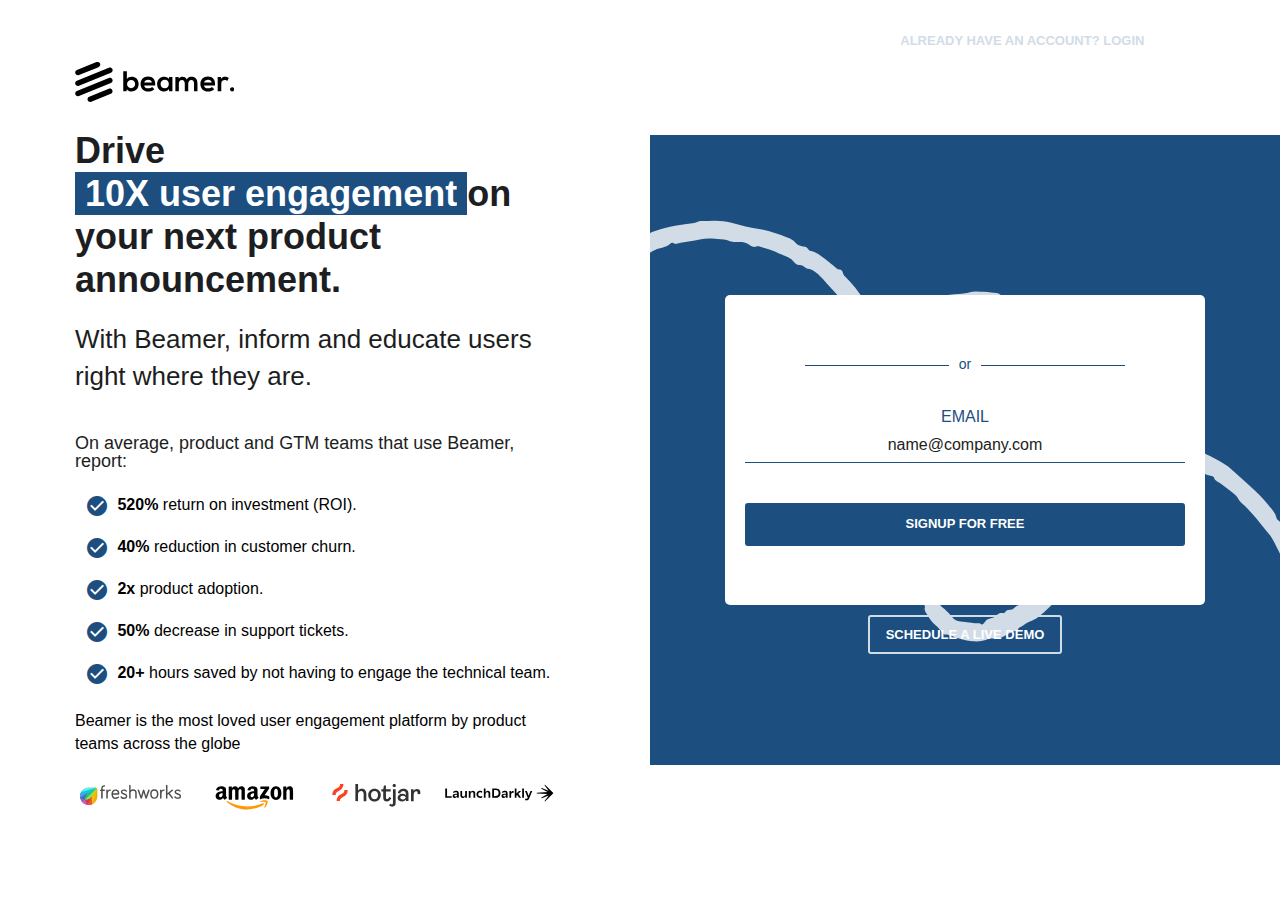
<file: pages/signup.html>
<!DOCTYPE html>
<html lang="en">

<head>
    <meta charset="UTF-8">
    <meta name="viewport" content="width=device-width, initial-scale=1.0, user-scalable=no, maximum-scale=1.0">
    <meta http-equiv="Content-Security-Policy" content="upgrade-insecure-requests" />
    <title>Get Started-Beamer</title>
    <link rel="stylesheet" href="../assets/css/login.css" />
    <link href="https://fonts.googleapis.com/icon?family=Material+Icons" rel="stylesheet">
    <link rel="shortcut icon" href="../assets/images/favicon.ico" type="image/x-icon" />
    <link href="https://maxcdn.bootstrapcdn.com/font-awesome/4.3.0/css/font-awesome.min.css" media="screen"
        rel="stylesheet" />
    <style id="googleidentityservice_button_styles">
        .qJTHM {
            -webkit-user-select: none;
            color: #202124;
            direction: ltr;
            -webkit-touch-callout: none;
            font-family: "Roboto-Regular", arial, sans-serif;
            -webkit-font-smoothing: antialiased;
            font-weight: 400;
            margin: 0;
            overflow: hidden;
            -webkit-text-size-adjust: 100%
        }

        .ynRLnc {
            left: -9999px;
            position: absolute;
            top: -9999px
        }

        .L6cTce {
            display: none
        }

        .bltWBb {
            word-break: break-all
        }

        .hSRGPd {
            color: #1a73e8;
            cursor: pointer;
            font-weight: 500;
            text-decoration: none
        }

        .Bz112c-W3lGp {
            height: 16px;
            width: 16px
        }

        .Bz112c-E3DyYd {
            height: 20px;
            width: 20px
        }

        .Bz112c-r9oPif {
            height: 24px;
            width: 24px
        }

        .Bz112c-uaxL4e {
            -webkit-border-radius: 10px;
            border-radius: 10px
        }

        .LgbsSe-Bz112c {
            display: block
        }

        .S9gUrf-YoZ4jf,
        .S9gUrf-YoZ4jf * {
            border: none;
            margin: 0;
            padding: 0
        }

        .fFW7wc-ibnC6b>.aZ2wEe>div {
            border-color: #4285f4
        }

        .P1ekSe-ZMv3u>div:nth-child(1) {
            background-color: #1a73e8 !important
        }

        .P1ekSe-ZMv3u>div:nth-child(2),
        .P1ekSe-ZMv3u>div:nth-child(3) {
            background-image: linear-gradient(to right, rgba(255, 255, 255, .7), rgba(255, 255, 255, .7)), linear-gradient(to right, #1a73e8, #1a73e8) !important
        }

        .haAclf {
            display: inline-block
        }

        .nsm7Bb-HzV7m-LgbsSe {
            -webkit-border-radius: 4px;
            border-radius: 4px;
            -webkit-box-sizing: border-box;
            box-sizing: border-box;
            -webkit-transition: background-color .218s, border-color .218s;
            transition: background-color .218s, border-color .218s;
            -webkit-user-select: none;
            -webkit-appearance: none;
            background-color: #fff;
            background-image: none;
            border: 1px solid #dadce0;
            color: #3c4043;
            cursor: pointer;
            font-family: "Google Sans", arial, sans-serif;
            font-size: 14px;
            height: 40px;
            letter-spacing: 0.25px;
            outline: none;
            overflow: hidden;
            padding: 0 12px;
            position: relative;
            text-align: center;
            vertical-align: middle;
            white-space: nowrap;
            width: auto
        }

        @media screen and (-ms-high-contrast:active) {
            .nsm7Bb-HzV7m-LgbsSe {
                border: 2px solid windowText;
                color: windowText
            }
        }

        .nsm7Bb-HzV7m-LgbsSe.pSzOP-SxQuSe {
            font-size: 14px;
            height: 32px;
            letter-spacing: 0.25px;
            padding: 0 10px
        }

        .nsm7Bb-HzV7m-LgbsSe.purZT-SxQuSe {
            font-size: 11px;
            height: 20px;
            letter-spacing: 0.3px;
            padding: 0 8px
        }

        .nsm7Bb-HzV7m-LgbsSe.Bz112c-LgbsSe {
            padding: 0;
            width: 40px
        }

        .nsm7Bb-HzV7m-LgbsSe.Bz112c-LgbsSe.pSzOP-SxQuSe {
            width: 32px
        }

        .nsm7Bb-HzV7m-LgbsSe.Bz112c-LgbsSe.purZT-SxQuSe {
            width: 20px
        }

        .nsm7Bb-HzV7m-LgbsSe.JGcpL-RbRzK {
            -webkit-border-radius: 20px;
            border-radius: 20px
        }

        .nsm7Bb-HzV7m-LgbsSe.JGcpL-RbRzK.pSzOP-SxQuSe {
            -webkit-border-radius: 16px;
            border-radius: 16px
        }

        .nsm7Bb-HzV7m-LgbsSe.JGcpL-RbRzK.purZT-SxQuSe {
            -webkit-border-radius: 10px;
            border-radius: 10px
        }

        .nsm7Bb-HzV7m-LgbsSe.MFS4be-Ia7Qfc {
            border: none;
            color: #fff
        }

        .nsm7Bb-HzV7m-LgbsSe.MFS4be-v3pZbf-Ia7Qfc {
            background-color: #1a73e8
        }

        .nsm7Bb-HzV7m-LgbsSe.MFS4be-JaPV2b-Ia7Qfc {
            background-color: #202124;
            color: #e8eaed
        }

        .nsm7Bb-HzV7m-LgbsSe .nsm7Bb-HzV7m-LgbsSe-Bz112c {
            height: 18px;
            margin-right: 8px;
            min-width: 18px;
            width: 18px
        }

        .nsm7Bb-HzV7m-LgbsSe.pSzOP-SxQuSe .nsm7Bb-HzV7m-LgbsSe-Bz112c {
            height: 14px;
            min-width: 14px;
            width: 14px
        }

        .nsm7Bb-HzV7m-LgbsSe.purZT-SxQuSe .nsm7Bb-HzV7m-LgbsSe-Bz112c {
            height: 10px;
            min-width: 10px;
            width: 10px
        }

        .nsm7Bb-HzV7m-LgbsSe.jVeSEe .nsm7Bb-HzV7m-LgbsSe-Bz112c {
            margin-left: 8px;
            margin-right: -4px
        }

        .nsm7Bb-HzV7m-LgbsSe.Bz112c-LgbsSe .nsm7Bb-HzV7m-LgbsSe-Bz112c {
            margin: 0;
            padding: 10px
        }

        .nsm7Bb-HzV7m-LgbsSe.Bz112c-LgbsSe.pSzOP-SxQuSe .nsm7Bb-HzV7m-LgbsSe-Bz112c {
            padding: 8px
        }

        .nsm7Bb-HzV7m-LgbsSe.Bz112c-LgbsSe.purZT-SxQuSe .nsm7Bb-HzV7m-LgbsSe-Bz112c {
            padding: 4px
        }

        .nsm7Bb-HzV7m-LgbsSe .nsm7Bb-HzV7m-LgbsSe-Bz112c-haAclf {
            -webkit-border-top-left-radius: 3px;
            border-top-left-radius: 3px;
            -webkit-border-bottom-left-radius: 3px;
            border-bottom-left-radius: 3px;
            display: -webkit-box;
            display: -webkit-flex;
            display: flex;
            justify-content: center;
            -webkit-align-items: center;
            align-items: center;
            background-color: #fff;
            height: 36px;
            margin-left: -10px;
            margin-right: 12px;
            min-width: 36px;
            width: 36px
        }

        .nsm7Bb-HzV7m-LgbsSe .nsm7Bb-HzV7m-LgbsSe-Bz112c-haAclf .nsm7Bb-HzV7m-LgbsSe-Bz112c,
        .nsm7Bb-HzV7m-LgbsSe.Bz112c-LgbsSe .nsm7Bb-HzV7m-LgbsSe-Bz112c-haAclf .nsm7Bb-HzV7m-LgbsSe-Bz112c {
            margin: 0;
            padding: 0
        }

        .nsm7Bb-HzV7m-LgbsSe.pSzOP-SxQuSe .nsm7Bb-HzV7m-LgbsSe-Bz112c-haAclf {
            height: 28px;
            margin-left: -8px;
            margin-right: 10px;
            min-width: 28px;
            width: 28px
        }

        .nsm7Bb-HzV7m-LgbsSe.purZT-SxQuSe .nsm7Bb-HzV7m-LgbsSe-Bz112c-haAclf {
            height: 16px;
            margin-left: -6px;
            margin-right: 8px;
            min-width: 16px;
            width: 16px
        }

        .nsm7Bb-HzV7m-LgbsSe.Bz112c-LgbsSe .nsm7Bb-HzV7m-LgbsSe-Bz112c-haAclf {
            -webkit-border-radius: 3px;
            border-radius: 3px;
            margin-left: 2px;
            margin-right: 0;
            padding: 0
        }

        .nsm7Bb-HzV7m-LgbsSe.JGcpL-RbRzK .nsm7Bb-HzV7m-LgbsSe-Bz112c-haAclf {
            -webkit-border-radius: 18px;
            border-radius: 18px
        }

        .nsm7Bb-HzV7m-LgbsSe.pSzOP-SxQuSe.JGcpL-RbRzK .nsm7Bb-HzV7m-LgbsSe-Bz112c-haAclf {
            -webkit-border-radius: 14px;
            border-radius: 14px
        }

        .nsm7Bb-HzV7m-LgbsSe.purZT-SxQuSe.JGcpL-RbRzK .nsm7Bb-HzV7m-LgbsSe-Bz112c-haAclf {
            -webkit-border-radius: 8px;
            border-radius: 8px
        }

        .nsm7Bb-HzV7m-LgbsSe .nsm7Bb-HzV7m-LgbsSe-bN97Pc-sM5MNb {
            display: -webkit-box;
            display: -webkit-flex;
            display: flex;
            -webkit-align-items: center;
            align-items: center;
            -webkit-flex-direction: row;
            flex-direction: row;
            justify-content: space-between;
            -webkit-flex-wrap: nowrap;
            flex-wrap: nowrap;
            height: 100%;
            position: relative;
            width: 100%
        }

        .nsm7Bb-HzV7m-LgbsSe .oXtfBe-l4eHX {
            justify-content: center
        }

        .nsm7Bb-HzV7m-LgbsSe .nsm7Bb-HzV7m-LgbsSe-BPrWId {
            -webkit-flex-grow: 1;
            flex-grow: 1;
            font-family: "Google Sans", arial, sans-serif;
            font-weight: 500;
            overflow: hidden;
            text-overflow: ellipsis;
            vertical-align: top
        }

        .nsm7Bb-HzV7m-LgbsSe.purZT-SxQuSe .nsm7Bb-HzV7m-LgbsSe-BPrWId {
            font-weight: 300
        }

        .nsm7Bb-HzV7m-LgbsSe .oXtfBe-l4eHX .nsm7Bb-HzV7m-LgbsSe-BPrWId {
            -webkit-flex-grow: 0;
            flex-grow: 0
        }

        .nsm7Bb-HzV7m-LgbsSe .nsm7Bb-HzV7m-LgbsSe-MJoBVe {
            -webkit-transition: background-color .218s;
            transition: background-color .218s;
            bottom: 0;
            left: 0;
            position: absolute;
            right: 0;
            top: 0
        }

        .nsm7Bb-HzV7m-LgbsSe:hover,
        .nsm7Bb-HzV7m-LgbsSe:focus {
            -webkit-box-shadow: none;
            box-shadow: none;
            border-color: #d2e3fc;
            outline: none
        }

        .nsm7Bb-HzV7m-LgbsSe:hover .nsm7Bb-HzV7m-LgbsSe-MJoBVe,
        .nsm7Bb-HzV7m-LgbsSe:focus .nsm7Bb-HzV7m-LgbsSe-MJoBVe {
            background: rgba(66, 133, 244, .04)
        }

        .nsm7Bb-HzV7m-LgbsSe:active .nsm7Bb-HzV7m-LgbsSe-MJoBVe {
            background: rgba(66, 133, 244, .1)
        }

        .nsm7Bb-HzV7m-LgbsSe.MFS4be-Ia7Qfc:hover .nsm7Bb-HzV7m-LgbsSe-MJoBVe,
        .nsm7Bb-HzV7m-LgbsSe.MFS4be-Ia7Qfc:focus .nsm7Bb-HzV7m-LgbsSe-MJoBVe {
            background: rgba(255, 255, 255, .24)
        }

        .nsm7Bb-HzV7m-LgbsSe.MFS4be-Ia7Qfc:active .nsm7Bb-HzV7m-LgbsSe-MJoBVe {
            background: rgba(255, 255, 255, .32)
        }

        .nsm7Bb-HzV7m-LgbsSe .n1UuX-DkfjY {
            -webkit-border-radius: 50%;
            border-radius: 50%;
            display: -webkit-box;
            display: -webkit-flex;
            display: flex;
            height: 20px;
            margin-left: -4px;
            margin-right: 8px;
            min-width: 20px;
            width: 20px
        }

        .nsm7Bb-HzV7m-LgbsSe.jVeSEe .nsm7Bb-HzV7m-LgbsSe-BPrWId {
            font-family: "Roboto";
            font-size: 12px;
            text-align: left
        }

        .nsm7Bb-HzV7m-LgbsSe.jVeSEe .nsm7Bb-HzV7m-LgbsSe-BPrWId .ssJRIf,
        .nsm7Bb-HzV7m-LgbsSe.jVeSEe .nsm7Bb-HzV7m-LgbsSe-BPrWId .K4efff .fmcmS {
            overflow: hidden;
            text-overflow: ellipsis
        }

        .nsm7Bb-HzV7m-LgbsSe.jVeSEe .nsm7Bb-HzV7m-LgbsSe-BPrWId .K4efff {
            display: -webkit-box;
            display: -webkit-flex;
            display: flex;
            -webkit-align-items: center;
            align-items: center;
            color: #5f6368;
            fill: #5f6368;
            font-size: 11px;
            font-weight: 400
        }

        .nsm7Bb-HzV7m-LgbsSe.jVeSEe.MFS4be-Ia7Qfc .nsm7Bb-HzV7m-LgbsSe-BPrWId .K4efff {
            color: #e8eaed;
            fill: #e8eaed
        }

        .nsm7Bb-HzV7m-LgbsSe.jVeSEe .nsm7Bb-HzV7m-LgbsSe-BPrWId .K4efff .Bz112c {
            height: 18px;
            margin: -3px -3px -3px 2px;
            min-width: 18px;
            width: 18px
        }

        .nsm7Bb-HzV7m-LgbsSe.jVeSEe .nsm7Bb-HzV7m-LgbsSe-Bz112c-haAclf {
            -webkit-border-top-left-radius: 0;
            border-top-left-radius: 0;
            -webkit-border-bottom-left-radius: 0;
            border-bottom-left-radius: 0;
            -webkit-border-top-right-radius: 3px;
            border-top-right-radius: 3px;
            -webkit-border-bottom-right-radius: 3px;
            border-bottom-right-radius: 3px;
            margin-left: 12px;
            margin-right: -10px
        }

        .nsm7Bb-HzV7m-LgbsSe.jVeSEe.JGcpL-RbRzK .nsm7Bb-HzV7m-LgbsSe-Bz112c-haAclf {
            -webkit-border-radius: 18px;
            border-radius: 18px
        }

        .L5Fo6c-sM5MNb {
            border: 0;
            display: block;
            left: 0;
            position: relative;
            top: 0
        }

        .L5Fo6c-bF1uUb {
            -webkit-border-radius: 4px;
            border-radius: 4px;
            bottom: 0;
            cursor: pointer;
            left: 0;
            position: absolute;
            right: 0;
            top: 0
        }

        .L5Fo6c-bF1uUb:focus {
            border: none;
            outline: none
        }
    </style>
</head>

<body class="onboarding" data-view="signup" data-refactor="true" data-version="A" cz-shortcut-listen="true">
    <noscript>
        <iframe src="https://www.googletagmanager.com/ns.html?id=GTM-PV5M5FK" height="0" width="0"
            style="display:none;visibility:hidden"></iframe>
    </noscript>
    <div class="login-section">
        <div class="onboardingContent">
            <div class="onboardingPanel">
                <div class="onboardingPanelContent">
                    <div class="onboardingLogo"> <span class="hide-element">Beamer Logo</span>
                        <svg version="1.1" xmlns="http://www.w3.org/2000/svg" xmlns:xlink="http://www.w3.org/1999/xlink"
                            x="0px" y="0px" height="40px" viewBox="0 0 238.766 60"
                            enable-background="new 0 0 238.766 60" xml:space="preserve">
                            <g>
                                <g>
                                    <path
                                        d="M77.789,13.696v11.723c1.174-2.19,4.682-3.392,6.915-3.392c6.183,0,10.757,3.778,10.757,11.078 c0,6.956-4.691,11.078-10.917,11.078c-2.576,0-5.201-0.835-6.832-3.369l-0.349,2.943h-4.976V13.696H77.789z M78.05,33.104 c0,3.821,2.834,6.226,6.141,6.226c3.349,0,6.011-2.533,6.011-6.226c0-3.822-2.662-6.183-6.011-6.183 C80.884,26.921,78.05,29.412,78.05,33.104z">
                                    </path>
                                    <path
                                        d="M103.77,35.067c0.344,2.583,2.619,4.472,6.312,4.472c1.932,0,4.466-0.748,5.668-1.993l3.35,3.297 c-2.232,2.318-5.883,3.431-9.104,3.431c-7.3,0-11.637-4.512-11.637-11.296c0-6.44,4.38-11.042,11.25-11.042 c7.086,0,11.508,4.443,10.691,13.132H103.77z M115.277,30.605c-0.344-2.583-2.49-4.122-5.496-4.122 c-2.834,0-5.152,1.539-5.926,4.122H115.277z">
                                    </path>
                                    <path
                                        d="M141.127,22.62h5.004v21.137h-4.918l-0.258-3.115c-1.203,2.491-4.51,3.682-6.871,3.725 c-6.27,0.043-10.906-3.828-10.906-11.256c0-7.3,4.852-11.125,11.035-11.081c2.834,0,5.539,1.369,6.742,3.473L141.127,22.62z M128.354,33.104c0,4.036,2.746,6.44,6.27,6.44c8.221,0,8.221-12.838,0-12.838C131.1,26.707,128.354,29.068,128.354,33.104z">
                                    </path>
                                    <path
                                        d="M164.684,43.757V32.374c0-2.791-1.498-5.324-4.375-5.324c-2.834,0-4.549,2.534-4.549,5.324v11.383h-5.166V22.385h4.83 l0.387,2.633c1.117-2.147,3.564-2.892,5.582-2.892c2.533,0,5.066,1.044,6.27,3.964c1.889-3.006,4.33-3.857,7.078-3.857 c6.012,0,8.967,3.7,8.967,10.055v11.468h-5.166V32.289c0-2.792-1.211-5.153-4.045-5.153s-4.645,2.448-4.645,5.238v11.383H164.684z">
                                    </path>
                                    <path
                                        d="M193.51,35.067c0.344,2.583,2.619,4.472,6.312,4.472c1.932,0,4.465-0.748,5.668-1.993l3.35,3.297 c-2.232,2.318-5.883,3.431-9.104,3.431c-7.301,0-11.637-4.512-11.637-11.296c0-6.44,4.381-11.042,11.25-11.042 c7.086,0,11.508,4.443,10.691,13.132H193.51z M205.018,30.605c-0.344-2.583-2.49-4.122-5.496-4.122 c-2.834,0-5.152,1.539-5.926,4.122H205.018z">
                                    </path>
                                    <path
                                        d="M218.93,22.62l0.387,2.408c1.631-2.619,3.82-3.025,5.969-3.025c2.189,0,4.293,0.849,5.453,2.008l-2.363,4.546 c-1.072-0.901-2.016-1.376-3.734-1.376c-2.748,0-5.236,1.458-5.236,5.365v11.211h-5.4V22.62H218.93z">
                                    </path>
                                    <path
                                        d="M238.766,40.938c0,4.228-6.182,4.228-6.182,0C232.584,36.946,238.766,36.946,238.766,40.938z">
                                    </path>
                                </g>
                                <g>
                                    <g>
                                        <path
                                            d="M4.392,51.438c-1.612,0-3.142-0.95-3.794-2.523c-0.862-2.08,0.137-4.461,2.231-5.317L50.766,23.99 c2.094-0.855,4.493,0.136,5.355,2.217c0.862,2.081-0.136,4.462-2.231,5.318L5.953,51.13C5.442,51.338,4.913,51.438,4.392,51.438z">
                                        </path>
                                    </g>
                                    <g>
                                        <path
                                            d="M4.392,35.906c-1.612,0-3.142-0.949-3.794-2.523c-0.862-2.08,0.137-4.462,2.231-5.318L50.766,8.46 c2.094-0.857,4.493,0.136,5.355,2.216s-0.136,4.461-2.231,5.318L5.953,35.598C5.442,35.808,4.913,35.906,4.392,35.906z">
                                        </path>
                                    </g>
                                    <g>
                                        <path
                                            d="M4.392,19.866c-1.619,0-3.153-0.958-3.801-2.54c-0.853-2.084,0.156-4.46,2.254-5.308L32.252,0.141 c2.099-0.847,4.491,0.155,5.345,2.24c0.854,2.083-0.156,4.46-2.254,5.308L5.936,19.565C5.43,19.769,4.907,19.866,4.392,19.866z">
                                        </path>
                                    </g>
                                    <g>
                                        <path
                                            d="M22.85,59.84c-1.621,0-3.154-0.959-3.801-2.541c-0.854-2.083,0.156-4.46,2.254-5.309l29.406-11.876 c2.099-0.847,4.492,0.155,5.345,2.24c0.854,2.083-0.156,4.46-2.254,5.308L24.393,59.538C23.887,59.742,23.364,59.84,22.85,59.84z">
                                        </path>
                                    </g>
                                </g>
                            </g>
                        </svg>
                    </div>
                    <div class="variant-A">
                        <h1>Drive <span>10X user engagement</span> on your next product announcement.</h1>
                        <h2>With Beamer, inform and educate users right where they are.</h2>
                    </div>
                    <h3>On average, product and GTM teams that use Beamer, report:</h3>
                    <div class="onboardingModule">
                        <ul class="onboardingList">
                            <li> <i class="material-icons">check_circle</i> <b>520%</b> return on investment (ROI).
                            </li>
                            <li> <i class="material-icons">check_circle</i> <b>40%</b> reduction in customer churn.
                            </li>
                            <li> <i class="material-icons">check_circle</i> <b>2x</b> product adoption. </li>
                            <li> <i class="material-icons">check_circle</i> <b>50%</b> decrease in support tickets.
                            </li>
                            <li> <i class="material-icons">check_circle</i> <b>20+</b> hours saved by not having to
                                engage the technical team. </li>
                        </ul>
                    </div>
                    <h4>Beamer is the most loved user engagement platform by product teams across the globe</h4>
                    <div class="onboardingModile">
                        <div class="brands">
                            <div class="brand">
                                <svg enable-background="new 0 0 200 100" viewBox="0 0 200 100"
                                    xmlns="http://www.w3.org/2000/svg">
                                    <path
                                        d="m52.6 35.9c-4.5 0-6.1 3.2-6.1 6.1v1.8h-.9c-.7 0-1.3.5-1.3 1.3 0 .7.5 1.3 1.3 1.3h.9v12.4c0 .7.5 1.4 1.4 1.4.8 0 1.4-.5 1.4-1.4v-12.6h2.7c.7 0 1.3-.5 1.3-1.3 0-.7-.5-1.3-1.3-1.3h-2.9v-1.8c0-1.6.6-3.6 3.5-3.6.7 0 1.3-.5 1.3-1.2-.1-.6-.6-1.1-1.3-1.1zm10.2 7.5c-1.8-.1-3.4.7-4.5 2.2v-.7c0-.7-.5-1.4-1.3-1.4s-1.4.6-1.4 1.4v13.9c0 .7.5 1.4 1.4 1.4.8 0 1.3-.5 1.3-1.4v-7.8c0-3.2 1.7-5.1 4.5-5.1.7 0 1.3-.5 1.3-1.3 0-.7-.6-1.2-1.3-1.2zm16 6.8c0-1.5-.5-3.1-1.3-4.3-1.3-1.7-3.3-2.7-5.5-2.5-4.6 0-7.2 3.1-7.2 8.4 0 5.5 2.6 8.5 7.6 8.5 2 .1 4-.6 5.5-2 .3-.2.4-.5.4-.9 0-.6-.5-1.2-1.2-1.2-.3 0-.5.1-.7.3-1.1.9-2.5 1.4-4 1.4-3 0-4.9-2-5-5.1h9.7c1.7-.3 1.7-1.7 1.7-2.6zm-6.7-4.5c2.7 0 4.1 1.5 4.1 4.5h-8.7c.3-2.9 1.9-4.5 4.6-4.5zm15.5 4.7c-2-.7-3.6-1.3-3.6-2.7 0-1.6 1.8-1.8 2.8-1.8 1.3-.1 2.7.5 3.6 1.4.4.4 1.3.4 1.7 0 .3-.3.4-.5.4-.9 0-.3-.1-.5-.3-.8-1.4-1.5-3.3-2.4-5.3-2.2-3.3 0-5.4 1.7-5.4 4.3 0 3.2 2.9 4.2 5.4 5.1 1.9.6 3.6 1.2 3.6 2.6 0 1.9-2.2 2.2-3.4 2.2-1.6.1-3.1-.6-4.2-1.6-.3-.3-.5-.4-.9-.4-.6 0-1.2.5-1.2 1.2 0 .3.1.5.3.8 1.5 1.8 3.7 2.7 5.9 2.7 3.8 0 6-1.8 6-4.7-.1-3.4-2.9-4.3-5.4-5.2zm15.6-7.1c-1.6-.1-3.2.6-4.3 1.9v-8.8c0-.7-.5-1.4-1.3-1.4-.7 0-1.3.5-1.3 1.4v22.3c0 .7.5 1.4 1.3 1.4.7 0 1.3-.5 1.3-1.4v-8.4c0-3.1 1.4-4.6 4.3-4.6s3.9 1.3 3.9 4.3v8.6c0 .7.5 1.4 1.3 1.4.7 0 1.3-.5 1.3-1.4v-9.1c-.1-4.1-2.2-6.2-6.5-6.2zm28.2.2c-.5 0-1.1.4-1.3.9l-3.8 10.6-3.1-10.6c-.3-.7-1-1-1.7-.8-.4.1-.6.5-.8.8l-3.1 10.6-3.6-10.7c-.2-.5-.6-.9-1.3-.8-.7 0-1.3.5-1.3 1.3 0 .2 0 .4.1.5l5 13.8c.2.5.6.9 1.3.9.5 0 1.1-.4 1.3-.9l3-10.1 3 10.1c.2.5.7.9 1.3.9.5 0 1.1-.4 1.3-.9l5-13.8c.1-.2.1-.4.1-.5-.1-.7-.7-1.3-1.4-1.3zm9.6-.2c-4.8 0-7.4 3-7.4 8.4s2.6 8.5 7.4 8.5 7.4-3 7.4-8.5c-.1-5.5-2.7-8.4-7.4-8.4zm0 14.4c-3.1 0-4.8-2-4.8-6s1.6-6 4.8-6 4.7 2.1 4.7 6c-.1 3.9-1.6 6.1-4.7 6zm17.4-14.3c-1.8-.1-3.4.7-4.5 2.2v-.7c0-.7-.5-1.4-1.3-1.4-.7 0-1.4.5-1.4 1.3v13.9c0 .7.5 1.3 1.3 1.3.7 0 1.4-.5 1.4-1.3v-7.7c0-3.2 1.7-5.1 4.5-5.1.7 0 1.3-.5 1.3-1.3 0-.7-.6-1.2-1.3-1.2zm10 6.8 5.4-4.3c.4-.3.5-.6.5-1.1 0-.7-.5-1.3-1.3-1.3-.4 0-.6.1-.9.4l-7.7 6.3v-13.9c0-.7-.5-1.4-1.3-1.4-.7 0-1.4.5-1.4 1.3v22.3c0 .7.5 1.3 1.3 1.3.7 0 1.3-.5 1.3-1.3v-5.4l1.8-1.4 5.9 7.6c.3.4.7.6 1.1.6.7 0 1.3-.5 1.3-1.3 0-.3-.1-.6-.3-.8zm14.8.2c-2-.7-3.6-1.3-3.6-2.7 0-1.6 1.8-1.8 2.8-1.8 1.3-.1 2.7.5 3.6 1.4.3.3.5.4.9.4.6-.1 1.1-.6 1.1-1.3 0-.3-.1-.5-.3-.8-1.4-1.5-3.3-2.4-5.3-2.2-3.3 0-5.4 1.7-5.4 4.3 0 3.2 2.9 4.2 5.4 5.1 1.9.6 3.6 1.2 3.6 2.6 0 1.9-2.2 2.2-3.4 2.2-1.5.1-3.1-.5-4.1-1.6-.3-.3-.5-.4-.9-.4-.6 0-1.2.5-1.2 1.2 0 .3.1.5.3.8 1.5 1.7 3.7 2.6 6 2.5 3.8 0 6-1.8 6-4.7-.2-3.2-3-4.1-5.5-5z"
                                        fill="#4d4d4d"></path>
                                    <path d="m9 57.9c.5 3.2 2 6.2 4.3 8.6l5.2-5.2c0-5.5 2.9-10.5 7.6-13.3z"
                                        fill="#9b65c3"></path>
                                    <path d="m18.6 61.3c-2.7 0-5.3-.7-7.6-2.1-.6-.4-1.3-.8-1.9-1.3.5 3.2 2 6.2 4.3 8.6z"
                                        fill="#9b65c3"></path>
                                    <path
                                        d="m18.6 61.3-5.2 5.2c2.3 2.3 5.3 3.9 8.6 4.3l9.9-17.2c-2.8 4.7-7.8 7.7-13.3 7.7z"
                                        fill="#be63c5"></path>
                                    <path
                                        d="m20.6 68.9c-1.3-2.3-2.1-5-2.1-7.7l-5.2 5.2c2.3 2.3 5.3 3.9 8.6 4.3-.5-.5-.9-1.1-1.3-1.8z"
                                        fill="#bf63c6"></path>
                                    <path
                                        d="m38.1 41.1-11.9 6.9c-4.8 2.7-10.5 2.7-15.3 0-1.4 2.3-2.1 5-2.1 7.7 0 .7.1 1.5.2 2.2.6.5 1.3.9 1.9 1.3 2.3 1.3 4.9 2.1 7.6 2.1l19.8-19.8c0-.1-.1-.2-.2-.4z"
                                        fill="#3278b1"></path>
                                    <path
                                        d="m10.9 59.2c2.3 1.3 4.9 2.1 7.6 2.1 0-5.5 2.9-10.5 7.6-13.3l-17.1 9.9c.7.5 1.3.9 1.9 1.3z"
                                        fill="#3278b2"></path>
                                    <path
                                        d="m10.9 48c-1.4 2.3-2.1 5-2.1 7.7 0 .7.1 1.5.2 2.2l17.2-10c-4.7 2.8-10.5 2.8-15.3.1z"
                                        fill="#45a4ec"></path>
                                    <path
                                        d="m38.4 41.5c-.3-.3-.4-.4-.7-.6-.5-.4-1.3-.5-1.9-.5h-11.7c-5.5 0-10.5 3-13.2 7.7 4.8 2.7 10.5 2.7 15.3 0-4.8 2.7-7.6 7.8-7.6 13.3 5.5 0 10.5-2.9 13.3-7.7l6.8-11.9c-.2-.1-.2-.2-.3-.3z"
                                        fill="#19bb7d"></path>
                                    <path d="m26.2 48 11.9-6.8c-.2-.1-.3-.3-.4-.4l-26.8 7.2c4.8 2.7 10.6 2.7 15.3 0z"
                                        fill="#08c7fb"></path>
                                    <path d="m35.7 40.3h-11.6c-5.5 0-10.5 3-13.2 7.7l26.7-7.2c-.6-.3-1.2-.5-1.9-.5z"
                                        fill="#59f2f6"></path>
                                    <path
                                        d="m31.9 53.6 6.8-11.9c-.1-.1-.2-.2-.3-.4l-19.7 19.9c0 2.7.7 5.3 2.1 7.7.4.6.8 1.3 1.3 1.9.7.1 1.4.2 2.2.2 2.7 0 5.3-.7 7.7-2.1-2.9-4.7-2.9-10.6-.1-15.3z"
                                        fill="#da3757"></path>
                                    <path
                                        d="m18.6 61.3c0 2.7.7 5.3 2.1 7.7.4.6.8 1.3 1.3 1.9l9.9-17.2c-2.8 4.6-7.8 7.6-13.3 7.6z"
                                        fill="#d33c4e"></path>
                                    <path
                                        d="m31.9 53.6-9.9 17.2c.7.1 1.4.2 2.2.2 2.7 0 5.3-.7 7.6-2.1-2.7-4.7-2.7-10.6.1-15.3z"
                                        fill="#ee5a24"></path>
                                    <path
                                        d="m39 42.2c-.3-.4-.5-.8-.9-1.1l-11.9 6.9c-4.8 2.7-7.6 7.8-7.6 13.3 5.5 0 10.5-2.9 13.3-7.7-2.7 4.8-2.7 10.5 0 15.3 4.7-2.7 7.6-7.7 7.6-13.1v-11.6c0-.7-.1-1.4-.5-2z"
                                        fill="#8bdf55"></path>
                                    <path
                                        d="m38.1 41.1-11.9 6.9c-4.8 2.7-7.6 7.8-7.6 13.3l19.8-19.8c-.1-.1-.2-.3-.3-.4z"
                                        fill="#25c16f"></path>
                                    <path d="m18.6 61.3c5.5 0 10.5-2.9 13.3-7.7l6.8-11.9c-.1-.1-.2-.2-.3-.4z"
                                        fill="#8bdf55"></path>
                                    <path d="m38.7 41.7-6.8 11.9c-2.7 4.8-2.7 10.5 0 15.3l7.2-26.7c-.2-.2-.3-.3-.4-.5z"
                                        fill="#fb0"></path>
                                    <path d="m31.9 68.9c4.8-2.7 7.6-7.7 7.6-13.2v-11.5c0-.7-.2-1.3-.5-2z"
                                        fill="#ffa800"></path>
                                </svg>
                            </div>
                            <div class="brand">
                                <svg enable-background="new 0 0 200 100" viewBox="0 0 200 100"
                                    xmlns="http://www.w3.org/2000/svg">
                                    <g clip-rule="evenodd" fill-rule="evenodd">
                                        <path
                                            d="m116.7 70c-8 5.9-19.6 9-29.6 9-14 0-26.6-5.2-36.2-13.8-.7-.7-.1-1.6.8-1.1 10.3 6 23 9.6 36.2 9.6 8.9 0 18.6-1.8 27.6-5.6 1.4-.6 2.5.9 1.2 1.9z"
                                            fill="#f90"></path>
                                        <path
                                            d="m120 66.2c-1-1.3-6.8-.6-9.3-.3-.8.1-.9-.6-.2-1.1 4.6-3.2 12.1-2.3 13-1.2s-.2 8.6-4.5 12.2c-.7.6-1.3.3-1-.5.9-2.4 3.1-7.8 2-9.1z"
                                            fill="#f90"></path>
                                        <path
                                            d="m110.9 42v-3.1c0-.5.4-.8.8-.8h14c.4 0 .8.3.8.8v2.7c0 .5-.4 1-1.1 2l-7.3 10.4c2.7-.1 5.5.3 8 1.7.6.3.7.8.7 1.2v3.3c0 .5-.5 1-1 .7-4.3-2.3-10-2.5-14.8 0-.5.3-1-.3-1-.7v-3.2c0-.5 0-1.4.5-2.1l8.4-12.1h-7.3c-.4 0-.7-.3-.7-.8z">
                                        </path>
                                        <path
                                            d="m59.7 61.6h-4.3c-.4 0-.7-.3-.8-.7v-21.9c0-.4.4-.8.8-.8h4c.4 0 .7.3.8.7v2.9h.1c1-2.8 3-4.1 5.6-4.1 2.7 0 4.3 1.3 5.5 4.1 1-2.8 3.4-4.1 5.9-4.1 1.8 0 3.7.7 4.9 2.4 1.4 1.8 1.1 4.5 1.1 6.9v13.8c0 .4-.4.8-.8.8h-4.3c-.4 0-.8-.4-.8-.8v-11.6c0-.9.1-3.2-.1-4.1-.3-1.5-1.3-1.9-2.5-1.9-1 0-2.1.7-2.5 1.8-.3 1.1-.3 2.9-.3 4.2v11.6c0 .4-.4.8-.8.8h-4.3c-.4 0-.8-.4-.8-.8v-11.6c0-2.4.4-6-2.6-6-3.1 0-2.9 3.5-2.9 6v11.6c0 .4-.4.8-.9.8z">
                                        </path>
                                        <path
                                            d="m138.5 37.7c6.3 0 9.8 5.4 9.8 12.3 0 6.7-3.8 12-9.8 12-6.2 0-9.6-5.4-9.6-12.2.1-6.8 3.5-12.1 9.6-12.1zm.1 4.5c-3.1 0-3.3 4.3-3.3 7s0 8.4 3.3 8.4 3.5-4.6 3.5-7.4c0-1.8-.1-4.1-.6-5.8-.6-1.6-1.6-2.2-2.9-2.2z">
                                        </path>
                                        <path
                                            d="m156.5 61.6h-4.2c-.4 0-.8-.4-.8-.8v-21.9c0-.4.4-.7.8-.7h4c.4 0 .7.3.8.6v3.3h.1c1.2-3 2.9-4.4 5.8-4.4 1.9 0 3.8.7 5 2.6 1 1.7 1 4.7 1 6.8v13.8c0 .4-.4.7-.8.7h-4.3c-.4 0-.7-.3-.8-.7v-11.9c0-2.4.3-5.9-2.7-5.9-1 0-2 .7-2.5 1.7-.6 1.3-.7 2.7-.7 4.1v11.8c.1.5-.2.9-.7.9z">
                                        </path>
                                        <path
                                            d="m99.7 51.1c0 1.7 0 3-.8 4.5-.7 1.2-1.8 1.9-3 1.9-1.6 0-2.6-1.2-2.6-3.1 0-3.6 3.3-4.3 6.3-4.3v1zm4.3 10.4c-.3.3-.7.3-1 .1-1.4-1.2-1.7-1.7-2.4-2.8-2.3 2.4-4 3.1-7 3.1-3.6 0-6.4-2.2-6.4-6.6 0-3.5 1.9-5.8 4.5-7 2.3-1 5.5-1.2 8-1.5v-.6c0-1 .1-2.2-.5-3.1-.5-.8-1.5-1.1-2.4-1.1-1.6 0-3.1.8-3.4 2.6-.1.4-.4.8-.7.8l-4.1-.4c-.3-.1-.7-.4-.6-.9 1-5 5.5-6.5 9.5-6.5 2.1 0 4.8.6 6.4 2.1 2.1 1.9 1.9 4.5 1.9 7.3v6.6c0 2 .8 2.9 1.6 4 .3.4.3.8 0 1.1-1 .7-2.5 2.1-3.4 2.8z">
                                        </path>
                                        <path
                                            d="m43.8 51.1c0 1.7 0 3-.8 4.5-.7 1.2-1.8 1.9-3 1.9-1.6 0-2.6-1.2-2.6-3.1 0-3.6 3.3-4.3 6.3-4.3v1zm4.3 10.4c-.3.3-.7.3-1 .1-1.4-1.2-1.7-1.7-2.4-2.8-2.3 2.4-4 3.1-7 3.1-3.6 0-6.4-2.2-6.4-6.6 0-3.5 1.9-5.8 4.5-7 2.3-1 5.5-1.2 8-1.5v-.6c0-1 .1-2.2-.5-3.1-.5-.8-1.5-1.1-2.4-1.1-1.6 0-3.1.8-3.4 2.6-.1.4-.4.8-.7.8l-4.1-.4c-.3-.1-.7-.4-.6-.9.9-5 5.5-6.5 9.5-6.5 2.1 0 4.8.6 6.4 2.1 2.1 1.9 1.9 4.5 1.9 7.3v6.6c0 2 .8 2.9 1.6 4 .3.4.3.8 0 1.1-1 .7-2.5 2.1-3.4 2.8z">
                                        </path>
                                    </g>
                                </svg>
                            </div>
                            <div class="brand">
                                <svg enable-background="new 0 0 200 100" viewBox="0 0 200 100"
                                    xmlns="http://www.w3.org/2000/svg">
                                    <g fill="#323232">
                                        <path
                                            d="m62.9 64.2v-30.6h4.8v12.1c1.5-2.2 3.7-3.3 6.7-3.3 2.6 0 4.5.8 5.9 2.3s2.1 3.6 2.1 6.3v13.3h-4.8v-12.7c0-3.5-1.6-5.2-4.7-5.2-1.6 0-2.8.5-3.8 1.4s-1.5 2.3-1.5 4v12.5z">
                                        </path>
                                        <path
                                            d="m104.9 61.6c-2.1 2.1-4.8 3.2-8 3.2s-5.9-1.1-8-3.2-3.2-4.8-3.2-8.1 1.1-5.9 3.2-8 4.8-3.1 8-3.1 5.9 1 8 3.1 3.2 4.8 3.2 8c-.1 3.3-1.1 6-3.2 8.1zm-12.5-2.7c1.1 1.3 2.6 2 4.5 2s3.4-.7 4.5-2 1.7-3.1 1.7-5.4c0-2.2-.6-4-1.7-5.3s-2.6-2-4.5-2-3.4.7-4.5 2-1.7 3.1-1.7 5.3c0 2.3.6 4.1 1.7 5.4z">
                                        </path>
                                        <path
                                            d="m119 64.8c-4.4 0-6.6-2.3-6.6-7v-10.9h-3.3v-4h3.4l1.1-6.3h3.6v6.3h8.5v4h-8.5v10.7c0 2 .7 3 2.2 3 1.3 0 2.6-1.2 3.7-3.7l3.7 1.9c-1.8 3.9-4.4 6-7.8 6z">
                                        </path>
                                        <path
                                            d="m128.3 74c-2.1 0-3.9-.6-5.2-1.8l1.8-3.7c.9 1 1.8 1.5 2.8 1.5 1.3 0 2-.9 2-2.6v-24.5h4.8v24.7c0 2.3-.6 3.9-1.7 5-1.3.9-2.7 1.4-4.5 1.4zm3.7-34.7c-.8 0-1.5-.3-2.1-.8-.3-.3-.5-.6-.6-.9s-.2-.7-.2-1.1.1-.8.2-1.1c.1-.4.4-.7.6-.9.6-.5 1.3-.8 2.1-.8s1.5.3 2.1.8c.3.3.5.6.6.9.1.4.2.7.2 1.1s-.1.7-.2 1.1c-.1.3-.4.7-.6.9-.3.3-.6.5-1 .6s-.7.2-1.1.2z">
                                        </path>
                                        <path
                                            d="m146.2 64.8c-2.4 0-4.4-.6-5.9-1.8s-2.3-2.9-2.3-4.9c0-1.9.8-3.5 2.4-4.8s3.5-2 5.9-2 4.5.8 6.2 2.3v-2.6c0-1.5-.4-2.7-1.2-3.5s-1.9-1.3-3.3-1.3c-2.9 0-4.7 1.5-5.4 4.4l-4.4-.9c.6-2.3 1.7-4.1 3.5-5.4 1.7-1.3 3.9-2 6.5-2 2.8 0 5 .7 6.7 2.2 1.6 1.5 2.4 3.6 2.4 6.5v13.2h-4.6v-2.7c-1.7 2.2-3.8 3.3-6.5 3.3zm.8-3.6c2.1 0 3.9-1.1 5.4-3.2v-.7c-1.5-1.8-3.3-2.6-5.4-2.6-1.2 0-2.2.3-3 .9-.4.3-.7.6-.9 1s-.3.8-.3 1.3.1.9.3 1.3.5.8.8 1c.9.7 1.9 1 3.1 1z">
                                        </path>
                                        <path
                                            d="m161.8 64.2v-21.3h4.6v3.7c1.2-2.7 3.2-4.1 6.1-4.1 1.7 0 3.1.6 4.2 1.7s1.7 2.6 1.7 4.5c0 1.1-.2 2.2-.6 3.3l-4.4-.4c.1-.6.1-1.2.2-1.8 0-2.2-.9-3.3-2.7-3.3-1.2 0-2.3.7-3.1 2s-1.3 3-1.3 5.2v10.6h-4.7z">
                                        </path>
                                    </g>
                                    <path
                                        d="m33.2 46.1c3.5-2 8.4-4.7 8.4-12.5h-5.9c0 4.4-2.1 5.6-5.4 7.4-3.5 2-8.4 4.7-8.4 12.5h5.9c0-4.4 2.2-5.6 5.4-7.4z"
                                        fill="#fc4221"></path>
                                    <path
                                        d="m43.4 44.3c0 4.4-2.1 5.6-5.4 7.4-3.5 2-8.4 4.7-8.4 12.5h5.9c0-4.4 2.1-5.6 5.4-7.4 3.5-2 8.4-4.7 8.4-12.5z"
                                        fill="#fc4221"></path>
                                </svg>
                            </div>
                            <div class="brand">
                                <svg enable-background="new 0 0 200 100" viewBox="0 0 200 100"
                                    xmlns="http://www.w3.org/2000/svg">
                                    <path
                                        d="m15.5 58.3v-2.8h-8.3v-13.8h-3.2v16.6zm8-.6c.7-.5 1.2-1.2 1.6-2.1v2.6h3v-8c0-.8-.2-1.6-.6-2.3s-1-1.2-1.8-1.5-1.7-.6-2.8-.6c-.6 0-1.2.1-1.7.2s-1.1.3-1.6.5-.9.4-1.3.7l.1 2.8c.8-.5 1.5-.8 2.2-1.1s1.5-.4 2.4-.4c.7 0 1.2.2 1.6.5s.6.7.6 1.3v.8h-2.7c-1.6 0-2.9.3-3.9 1s-1.4 1.6-1.4 2.8c0 .6.2 1.3.5 1.8s.8 1 1.3 1.3c.6.3 1.3.5 2 .5.9 0 1.8-.2 2.5-.8zm-2.8-2c-.3-.3-.5-.7-.5-1.1 0-.5.3-1 .7-1.3.5-.3 1.2-.5 2.1-.5h2v.5c0 .4-.1.8-.3 1.2s-.6.8-1 1.1c-.5.3-1 .5-1.6.5s-1-.1-1.4-.4zm17.1 2c.7-.6 1.2-1.5 1.6-2.5v3.1h3.1v-12h-3.1v5.6c0 .8-.1 1.5-.4 2.2-.3.6-.6 1.1-1.1 1.5s-1.1.5-1.7.5c-.7 0-1.2-.2-1.6-.6s-.6-1-.6-1.7v-7.4h-3.1v7.5c0 1.6.4 2.7 1.1 3.6.8.8 1.7 1.3 3 1.3 1.2-.2 2.1-.5 2.8-1.1zm11.1.6v-5.6c0-.8.1-1.5.4-2.2.3-.6.6-1.1 1.1-1.5s1-.5 1.6-.5c.7 0 1.2.2 1.6.6s.6 1 .6 1.7v7.5h3.1v-7.5c0-1.6-.4-2.7-1.1-3.6-.8-.8-1.7-1.3-3-1.3-1.1 0-2 .3-2.7.9s-1.2 1.5-1.6 2.5v-3.1h-3.1v12zm18.7.2c.4-.1.7-.2 1.1-.3s.7-.2 1-.3v-2.9c-.5.3-1 .4-1.6.6-.5.1-1.1.2-1.7.2-.8 0-1.5-.2-2.1-.5-.5-.3-1-.7-1.2-1.3-.3-.6-.4-1.2-.4-1.8s.1-1.2.4-1.8c.3-.5.7-.9 1.2-1.3.6-.3 1.2-.5 2-.5.6 0 1.2.1 1.7.2.6.1 1 .3 1.5.6v-3c-.4-.1-.7-.3-1-.3-.2 0-.5-.1-.9-.1-.4-.1-.8-.1-1.3-.1-1.4 0-2.6.3-3.6.8s-1.8 1.3-2.4 2.3-.8 2.1-.8 3.3.3 2.3.9 3.3 1.4 1.7 2.4 2.2 2.2.8 3.5.8c.5 0 1 0 1.3-.1zm8-.2v-5.6c0-.8.1-1.5.4-2.2.3-.6.6-1.1 1.1-1.5s1-.5 1.6-.5c.7 0 1.2.2 1.6.6s.6 1 .6 1.7v7.5h3.1v-7.5c0-1.6-.4-2.7-1.1-3.6-.8-.8-1.7-1.3-3-1.3-1.1 0-2 .3-2.7.9s-1.2 1.5-1.6 2.5v-7.7h-3v16.6zm18.3 0c1.8 0 3.3-.3 4.5-1s2.2-1.6 2.8-2.9c.7-1.2 1-2.7 1-4.4s-.3-3.1-1-4.4c-.7-1.2-1.6-2.2-2.8-2.9s-2.7-1-4.5-1h-6.4v16.6zm-3.2-2.8v-11h3.2c1.6 0 2.8.5 3.7 1.4.9 1 1.3 2.3 1.3 4s-.5 3.1-1.3 4c-.9.9-2.2 1.4-3.7 1.4zm19.6 2.2c.7-.5 1.2-1.2 1.6-2.1v2.6h3v-8c0-.8-.2-1.6-.6-2.3s-1-1.2-1.8-1.5c-.8-.4-1.7-.6-2.8-.6-.6 0-1.2.1-1.7.2s-1.1.3-1.6.5-.9.4-1.3.7l.1 2.8c.8-.5 1.5-.8 2.2-1.1s1.5-.4 2.4-.4c.7 0 1.2.2 1.6.5s.6.7.6 1.3v.8h-2.7c-1.6 0-2.9.3-3.9 1s-1.4 1.7-1.4 2.9c0 .6.2 1.3.5 1.8s.8 1 1.3 1.3c.6.3 1.3.5 2 .5 1-.1 1.8-.3 2.5-.9zm-2.7-2c-.3-.3-.5-.7-.5-1.1 0-.5.3-1 .7-1.3.5-.3 1.2-.5 2.1-.5h2v.5c0 .4-.1.8-.3 1.2s-.6.8-1 1.1c-.5.3-.9.4-1.5.4-.7.1-1.2 0-1.5-.3zm13.5 2.6v-5.1c0-1.3.3-2.3.9-3s1.3-1 2.3-1c.4 0 .9.1 1.3.2v-3c-.2-.1-.4-.1-.6-.1s-.4 0-.7 0c-.8 0-1.4.3-1.9.8s-.9 1.3-1.2 2.2v-2.9h-3.1v12zm9.5 0v-3.9l1.1-1 3.6 4.9h3.7l-5.1-7 5-5h-3.9l-4.4 4.2v-8.8h-3v16.6zm13.3 0v-16.6h-3.1v16.6zm4.7 4.4c1.1 0 2.1-.2 2.8-.7s1.3-1.3 1.8-2.4l5.5-13.4h-3.2l-3.2 8.4-3.3-8.4h-3.2l4.9 12-.3.6c-.2.4-.4.7-.7.9s-.7.3-1.2.3h-2.5v2.7zm32.8 2.1c-.2 0-.5-.1-.6-.4-.1-.2-.1-.5.1-.7l7-9.6-12.2 5c-.1 0-.2.1-.3.1-.3 0-.5-.2-.6-.5s0-.6.3-.7l10.7-6.3-18.9-1.1c-.3 0-.6-.3-.6-.7s.3-.6.6-.7l18.9-1.1-10.8-6.1c-.2-.2-.4-.5-.3-.7.1-.3.3-.5.6-.5.1 0 .2 0 .3.1l12.2 5-7-9.6c-.1-.2-.2-.5-.1-.7s.3-.4.6-.4c.2 0 .3.1.5.2l13.9 13.8c.2.2.3.5.3.7s-.1.5-.3.7l-13.9 13.8c-.1.3-.3.4-.4.4z">
                                    </path>
                                </svg>
                            </div>
                        </div>
                    </div>
                </div>
            </div>
            <div class="onboardingPanel">
                <svg class="onboardingPanelBg" version="1.1" xmlns="http://www.w3.org/2000/svg"
                    xmlns:xlink="http://www.w3.org/1999/xlink" x="0px" y="0px" viewBox="0 0 800 800"
                    style="enable-background:new 0 0 800 800;" xml:space="preserve">
                    <path style="fill: #d2dce6"
                        d="M5.44,122.21c9.36-3.26,18.11-5.33,26.45-6.98c8.35-1.62,16.31-2.71,24.3-3.59 c1.24-0.16,2.53-0.69,3.91-1.24c1.38-0.54,2.85-1.1,4.44-1.12c6.31-0.21,12.72-0.59,19.09-0.49c6.35,0.11,12.66,0.67,18.56,2.43 c12.89,3.8,25.54,6.65,38.06,8.54c11.9,1.82,22.95,6.18,34.02,10.44c1.86,0.74,3.76,1.32,5.52,2.35c1.77,1,3.46,2.27,4.95,4.14 c0.54,0.68,1.28,1.34,2.13,1.98c0.84,0.66,1.82,1.26,2.89,1.77c2.13,1.02,4.66,1.6,7.19,1.48c0.97-0.03,2.27,1.35,3.28,2.22 c1.1,0.95,1.94,2.77,3.02,2.97c6.01,1.3,11.25,4.33,16.01,7.98c1.2,0.91,2.41,1.8,3.57,2.75l3.45,2.91 c1.16,0.96,2.32,1.9,3.51,2.81c1.18,0.92,2.33,1.87,3.55,2.74c2.41,1.78,4.12,4.69,7.77,4.48c0.95-0.07,3.17,1.87,3.36,2.94 c0.25,1.4,0.74,2.55,1.41,3.61c0.64,1.09,1.48,2.08,2.48,3.1c8.64,8.74,16.41,18.45,23.18,28.78c3.07,1.6,5.2,4.14,6.97,6.93 c1.69,2.85,2.89,6.02,4.44,8.89c0.6,1.07,1.03,2.22,1.44,3.38c0.41,1.16,0.77,2.34,1.11,3.53l0.99,3.56 c0.33,1.18,0.56,2.41,0.87,3.59c0.61,2.4,1.94,4.59,2.95,6.9c0.91,2.34,1.53,4.79,0.81,7.47c-0.25,0.86,1.32,2.31,1.71,3.62 c0.96,2.9,2.16,5.81,3.15,8.74c0.85,2.97,1.51,5.96,1.57,8.88c0.02,3.01-0.16,6.03,0.34,8.92c1.32,9.39,2.11,18.89,1.79,28.4 l-0.06,3.57c0.01,1.19-0.16,2.37-0.23,3.56l-0.58,7.12c-0.31,2.36-0.68,4.72-1.02,7.08c-0.18,1.18-0.33,2.36-0.54,3.53 l-0.75,3.5c-0.52,2.32-0.97,4.68-1.54,6.98c-0.63,2.27-1.17,4.56-1.87,6.82c-0.68,2.26-1.33,4.53-2.12,6.77l-1.13,3.37 l-1.25,3.33c-1.65,4.45-3.57,8.81-5.6,13.12c-2.13,4.27-4.33,8.51-6.85,12.57c-0.86,1.42-1.78,2.76-2.59,4.2 c-0.81,1.45-1.34,3.11-1.58,5.13c-0.18,1.58-1.12,3.68-2.48,5.43c-1.38,1.75-3.02,3.27-4.52,3.77c-2.42,0.79-4,2.14-5.46,3.59 c-1.46,1.43-2.63,3.12-4.14,4.5c-1.39,1.27-2.71,2.61-4.09,3.89l-4.12,3.84c-2.76,2.47-5.55,4.94-8.56,7.15 c-3.53,2.61-6.49,7.11-11.75,6.36c-0.49-0.06-1.65,0.72-1.87,1.26c-1.09,2.8-3.15,4.23-5.42,5.2c-1.16,0.46-2.38,0.81-3.58,1.17 c-1.21,0.35-2.44,0.67-3.59,1.14c-1.68,0.68-3.35,1.35-4.96,2.3c-1.65,0.87-3.2,2.07-4.82,3.52c-1.54,1.48-3.94,2.75-6.45,3.55 c-1.27,0.36-2.56,0.61-3.78,0.72c-1.23,0.08-2.39-0.02-3.37-0.26c-1.3-0.31-2.57-0.53-3.78-0.62c-1.21-0.09-2.37-0.03-3.52-0.02 c-1.15,0.03-2.28,0.16-3.41,0.24c-1.13,0.05-2.26,0.1-3.4,0.11c-6.71-0.07-13.4-1.18-19.82-3.24 c-6.41-2.08-12.57-5.15-17.98-9.37c-5.39-4.24-9.93-9.69-13.12-15.84c-1.52-3.1-2.84-6.31-3.67-9.65l-0.34-1.24l-0.26-1.26 c-0.17-0.84-0.35-1.68-0.5-2.52c-0.22-1.69-0.52-3.38-0.59-5.07c-0.3-3.21-0.38-6.39-0.46-9.61c0.04-3.2,0.1-6.44,0.54-9.64 c0.16-1.62,0.49-3.19,0.78-4.79c0.36-1.58,0.75-3.16,1.26-4.7c1-3.09,2.37-6.11,4.1-8.83c0.82-1.3,1.36-2.82,2.13-4.18 c0.81-1.33,1.8-2.52,3.6-2.98c0.73-0.2,1.75-2.38,1.79-3.5c0.09-4.11,2.87-6.42,5.35-9.35c5.66-6.67,11.95-12.63,18.01-18.55 c3.02-2.97,6.02-5.91,8.88-8.97c2.85-3.07,5.64-6.18,8.26-9.41c4.05-5.08,8.61-9.57,13.21-13.98c4.7-4.32,9.38-8.63,14.08-12.96 c1.56-1.46,3.43-2.57,5.34-3.64c0.96-0.53,1.92-1.07,2.88-1.6c0.97-0.53,1.91-1.09,2.8-1.71c3.47-2.39,6.61-5.28,9.84-8.01 c1.93-1.63,4.35-2.62,5.08-5.73c0.39-1.67,3.08-4.17,4.81-4.32c2.88-0.3,5.19-1.46,7.32-2.93c1.06-0.73,2.07-1.54,3.09-2.35 c1.03-0.78,2.06-1.57,3.12-2.29c12.03-8.38,24.4-16.38,37.39-23.32c1.59-0.85,3.1-2.09,4.75-2.97c1.63-0.9,3.49-1.3,5.63-0.68 c0.59,0.18,1.99-1.62,3.05-2.48c1.12-0.91,2.3-2.49,3.42-2.56c1.27-0.1,2.53-0.24,3.77-0.43c1.23-0.2,2.43-0.48,3.61-0.82 c2.36-0.67,4.62-1.58,6.84-2.6c4.51-1.89,8.92-4.16,13.48-5.85l8.41-2.74l4.2-1.39l4.26-1.25c2.83-0.87,5.7-1.56,8.56-2.33 c2.87-0.7,5.75-1.39,8.64-2c11.57-2.41,23.33-4.08,35.14-4.44c1.65-0.04,3.24-0.26,4.81-0.56c1.56-0.28,3.1-0.6,4.64-0.94 c3.08-0.72,6.17-1.23,9.4-1.14c6.25,0.36,12.54,0.38,18.74,1.34c2.2,0.29,4.5,0.29,6.72,0.66c1.11,0.19,2.2,0.45,3.23,0.92 c1.03,0.49,2,1.16,2.88,2.1c0.96,1.03,4.09,1.52,5.52,1.02c2.7-1.01,5.35-0.88,7.92-0.27c1.29,0.29,2.56,0.65,3.84,1 c1.27,0.37,2.53,0.75,3.82,0.98c3.17,0.54,6.14,1.91,9.21,2.88c1.53,0.51,3.06,1.01,4.67,1.28c0.8,0.14,1.62,0.23,2.46,0.25 c0.84,0.04,1.69,0.04,2.57-0.04c1.92-0.17,4.37,2.62,6.66,3.85c2.01,1.03,4.05,2.02,6.05,3.09c2.02,1.02,4.05,2.04,6.07,3.05 c1.93,0.98,4.39,0.95,6.31,2.03c7.47,3.95,14.74,8.42,21.56,13.59c6.81,5.14,13.25,10.96,18.99,17.29 c1.44,1.63,2.95,3.19,4.3,4.89l4.09,5.08c1.33,1.72,2.56,3.51,3.84,5.27c1.3,1.75,2.47,3.58,3.64,5.42 c2.42,3.62,4.53,7.43,6.68,11.2l3,5.79c1.02,1.92,1.86,3.92,2.8,5.88c3.59,7.9,6.81,15.98,9.27,24.28 c2.49,8.29,4.4,16.73,5.67,25.23c0.2,1.6,0.57,3.21,0.96,4.83c0.39,1.62,0.79,3.25,0.99,4.89c0.44,3.27,0.37,6.56-1.56,9.67 c0.75,1.41,1.23,2.81,1.51,4.2c0.24,1.38,0.25,2.75,0.09,4.09c-0.16,1.34-0.48,2.67-0.94,3.97c-0.48,1.31-1.11,2.59-1.81,3.87 c-0.41,0.73,0.82,2.56,1.18,3.93c1.01,4.24,5.25,8.58,0.3,13.08c-0.18,0.16-0.01,0.77-0.09,1.15c-0.42,1.94,0.44,3.66,1.02,5.53 c0.57,1.86,0.92,3.87-0.78,6.21c-1.05,1.46-1.54,3.45-1.84,5.6c-0.31,2.15-0.53,4.44-0.89,6.5c-0.36,2.12-0.83,4.24-1.21,6.36 c-0.38,2.12-0.68,4.26-0.93,6.38c-0.25,2.2-1.09,4.38-1.65,6.58c-0.56,2.2-0.73,4.44,0.51,6.88c0.4,0.8-2.79,3.36-3.1,5.25 c-0.38,2.44-1.12,4.81-1.9,7.17c-0.76,2.36-1.68,4.68-2.5,7.02c-0.41,1.17-0.79,2.35-1.13,3.54c-0.37,1.18-0.68,2.37-0.94,3.59 c-0.5,2.43-0.73,4.93-0.61,7.56c0.13,2.42-1.17,5.71-2.84,7.6c-2.93,3.45-4.85,7.04-6.3,10.89c-1.42,3.86-2.58,7.88-3.82,12.1 c-3.44,10.97-8.72,22.4-18.19,29.88c-2.02,1.58-3.17,2.11-3.07,4.99c0.06,1.89-1.68,4.1-2.87,6 c-6.77,10.56-14.27,20.72-22.61,30.24c-8.35,9.5-17.51,18.41-27.63,26.22c-2.76,2.12-6.02,3.37-9.11,4.79 c-1.54,0.72-3.17,1.3-4.67,2.12c-1.51,0.8-2.95,1.74-4.27,2.96c-2.22,2.01-6.04,2.16-6.86,5.81c-0.12,0.5-1.12,1.27-1.72,1.34 c-4.59,0.51-8.29,2.58-12.1,4.73c-3.79,2.14-7.72,4.33-12.15,4.85c-1.88,0.25-3.79,0.02-5.66,0.12 c-1.94,0.04-4.23-0.32-5.73,0.38c-6.28,3.09-13.43,3.76-20.49,3.15c-3.52-0.34-7.02-0.91-10.47-1.72 c-3.46-0.74-6.85-1.69-10.28-2.58c-1.16-0.34-2.32-0.77-3.45-1.31c-1.12-0.55-2.25-1.1-3.38-1.6c-1.12-0.53-2.26-0.97-3.48-1.2 c-1.2-0.29-2.46-0.38-3.87-0.18c-0.86,0.15-2.73-1.13-3.3-2.03c-2.46-4.11-5.68-6.97-9-10.03l-2.45-2.34 c-0.81-0.79-1.55-1.65-2.31-2.48c-1.55-1.65-2.76-3.56-3.8-5.5c-0.51-1.01-1.09-2.01-1.77-2.97l-1.01-1.45 c-0.32-0.49-0.6-1-0.88-1.51c-0.55-1.03-1.01-2.08-1.23-3.19c-0.17-1.13-0.11-2.3,0.32-3.52c0.11-0.31-0.08-0.83-0.38-1.4 c-0.29-0.57-0.63-1.19-0.92-1.66c-0.49-0.82-1.15-1.59-1.75-2.38c-0.59-0.79-1.05-1.62-1.26-2.51 c-0.61-2.48-0.56-5.19-0.66-7.74c0-1.28-0.02-2.53-0.16-3.72c-0.15-1.19-0.27-2.33-0.65-3.4c-0.22-0.66-0.42-1.32-0.58-1.99 c-0.14-0.66-0.24-1.32-0.33-1.99c-0.15-1.32-0.3-2.64-0.25-3.95c0.02-1.31,0.08-2.61,0.15-3.9c0.13-1.29,0.26-2.58,0.35-3.88 c0.27-2.98,2.22-5.68,3.17-8.52c0.4-1.35,0.78-2.73,1.09-4.13l0.46-2.1c0.18-0.68,0.36-1.35,0.56-2.02 c0.57-1.91,0.97-3.91,1.6-5.82c0.6-1.92,1.25-3.8,2.32-5.41c1.09-1.67,1.02-3.58,1.31-5.42c0.29-1.84,0.71-3.72,2.76-5.15 c1.56-1.09,1.96-2.84,2.23-4.75c0.28-1.9,0.35-4,1.07-5.74c0.76-1.7,2.09-3.23,3.34-4.64c0.98-1.07,2.67-1.62,3.28-2.76 c0.68-1.32,1.57-2.47,2.36-3.73c0.79-1.25,1.41-2.65,1.73-4.37c0.21-1.19,1.28-2.31,2.55-3.41c1.27-1.11,2.79-2.15,3.84-3.33 c1.03-1.18,2.05-2.37,3.03-3.61c0.98-1.23,1.93-2.49,2.97-3.67c1.03-1.18,2.22-2.32,3.34-3.45c1.13-1.13,2.16-2.29,2.82-3.61 c2.98-5.78,7.3-10.53,12.01-14.8c4.74-4.25,9.88-8.02,14.67-12.12c1.24-1.04,2.42-2.38,3.79-3.38c1.39-0.97,2.98-1.59,5-1.21 c0.71,0.13,2.22-0.92,2.79-1.73c3.58-5.22,8.57-8.83,13.81-11.99c5.25-3.18,10.78-5.85,15.74-9.36c3.53-2.52,7-5.1,10.61-7.52 c1.79-1.23,3.65-2.35,5.54-3.45c1.9-1.08,3.96-2.01,6.02-2.87c8.03-3.5,16.7-5.9,24.1-10.17c6.2-3.2,12.43-6.59,19.27-7.36 c1.66-0.23,3.2-0.87,4.71-1.64c0.75-0.39,1.5-0.81,2.24-1.24l1.12-0.63l1.14-0.54c3.04-1.39,6.24-2.26,9.91-0.37 c1.67-0.31,3.33-0.69,5.01-0.95l5.04-0.72c3.37-0.45,6.73-0.94,10.11-1.21c2.85-0.13,5.7-0.63,8.57-0.79 c1.43-0.08,2.87-0.07,4.29,0.12c0.71,0.1,1.43,0.22,2.14,0.45c0.71,0.23,1.42,0.52,2.13,0.88c2.05,1.04,5.92,0.88,8.11-0.14 c1.76-0.81,3.53-1.42,5.29-1.73c1.76-0.27,3.52-0.34,5.28-0.26c3.51,0.19,7.02,0.86,10.54,1.9c1.66,0.53,3.91-0.77,5.88-0.64 c2.98,0.21,5.99,0.34,8.98,0.66c2.97,0.42,5.93,0.91,8.84,1.58c2.17,0.52,4.35,0.87,6.52,1.33c2.16,0.48,4.32,0.91,6.5,1.3 c2.17,0.39,4.35,0.73,6.54,1.05c1.1,0.14,2.18,0.36,3.26,0.58l3.26,0.62l6.54,1.22l3.28,0.62l3.23,0.82 c2.15,0.56,4.3,1.15,6.44,1.78l3.2,0.97c1.06,0.34,2.14,0.65,3.16,1.1c3.05,1.23,7.34,0.38,9.82,2.07 c3.81,2.48,7.59,4.97,11.55,7.08c1.98,1.07,3.98,2.07,6,3.05l5.97,3.09c7.94,4.13,15.81,8.54,22.38,14.52 c9.66,8.8,19.42,17.08,28.8,26.03c9.38,8.89,18.17,18.46,25.55,29.06c0.95,1.38,1.43,3.16,1.85,4.69 c0.42,1.53,0.73,2.85,1.48,3.28c1.16,0.69,2.13,1.57,2.99,2.54c0.87,0.96,1.6,2.03,2.27,3.11c1.36,2.14,2.61,4.22,4.42,5.53 c1.59,1.2,2.91,2.59,4.06,4.07c0.57,0.74,1.11,1.51,1.61,2.29c0.48,0.79,0.92,1.61,1.35,2.43c0.86,1.64,1.64,3.31,2.48,4.95 c0.81,1.65,1.61,3.3,2.6,4.86c0.71,1.14,1.31,2.37,1.83,3.63c0.51,1.27,0.99,2.57,1.54,3.81c0.55,1.24,1.19,2.44,2.01,3.52 c0.79,1.09,1.76,2.08,3.04,2.89c0.74,0.47,1.37,2.23,1.36,3.29c0.01,2.13,0.34,4.1,1.01,5.95c0.64,1.86,1.61,3.59,2.49,5.37 c0.91,1.76,1.87,3.52,2.67,5.33c0.82,1.8,1.34,3.71,1.54,5.7c2.06,3.25,3.53,6.88,4.77,10.58c0.3,0.93,0.63,1.85,0.87,2.79 c0.24,0.94,0.47,1.89,0.68,2.84c0.43,1.9,0.82,3.82,1.18,5.74c1.2,7.71,1.79,15.49,2.7,23.09c0.27,2.23,1.35,4.38,1.87,6.58 c0.28,1.12,0.86,2.44,0.61,3.39c-1.83,7-2.18,13.86-2.21,20.76c-0.06,3.42-0.05,6.86-0.15,10.26 c-0.15,3.37-0.33,6.78-0.89,10.05c-0.36,2.17-0.91,4.31-1.47,6.44c-0.58,2.11-1.16,4.21-1.55,6.36 c-0.8,4.31-0.18,8.86-3.15,12.65c-0.92,1.18-0.74,3.7-0.58,5.54c0.86,9.95-5.17,16.74-14.06,16.31 c-3.21-0.17-3.25-2.23-4.28-4.47c-2-4.34-3.13-8.57-2.46-13.59c0.54-3.89,1.93-8.09-0.83-11.82c-0.46-0.63-0.19-2.4,0.28-3.3 c1.68-3.21,2.11-6.72,2.45-10.22c0.29-3.48,0.51-6.93,1.65-9.99c0.87-2.36,1.31-4.67,1.59-6.95c0.27-2.28,0.42-4.55,0.83-6.84 c0.32-1.93,0.07-3.9,0.13-5.87c0.03-0.98,0.13-1.97,0.4-2.95c0.25-0.98,0.67-1.95,1.37-2.92c0.92-1.32-1.45-5.13-1.71-7.8 c-0.11-1.58-0.23-3.17-0.34-4.76c-0.1-1.59-0.29-3.17-0.4-4.75c-0.13-1.58-0.21-3.17-0.31-4.75c-0.13-1.58-0.24-3.16-0.31-4.74 c-0.48-9.63-3.09-18.93-6.36-27.82c-3.36-8.96-7.22-17.6-10.3-26.62c-2.16-2.79-4.08-5.67-5.7-8.69 c-0.79-1.52-1.65-3.01-2.41-4.55c-0.79-1.53-1.47-3.11-2.26-4.63c-1.56-3.06-3-6.2-4.76-9.13c-0.87-1.47-1.72-2.95-2.7-4.35 c-0.99-1.39-2.02-2.74-3.12-4.03c-5.41-6.17-10.23-12.61-15.41-18.77c-5.16-6.16-10.46-12.21-16.53-17.44 c-2.49-2.14-4.37-3.97-5.81-6.73c-0.98-1.76-2.03-3.65-3.53-4.98c-5.75-5.15-12.1-9.58-18.22-14.27 c-3.31-2.52-8.24-3.32-9.39-8.42c-0.17-0.7-1.79-1.66-2.74-1.68c-3.88-0.16-7.12-1.57-10.23-3.32c-3.1-1.77-6.18-3.67-9.46-5.01 c-1.25-0.51-2.45-1.07-3.59-1.83c-1.15-0.73-2.21-1.75-3.32-2.88c-2.37-2.54-7.14-4.32-10.72-4.33 c-1.34-0.03-2.56-0.15-3.73-0.36c-1.17-0.21-2.29-0.51-3.48-0.75c-2.46-0.5-4.83-1.31-7.19-2.23c-2.37-0.87-4.77-1.67-7.17-2.48 c-2.41-0.78-4.84-1.46-7.32-1.82c-2.51-0.22-5.07-0.14-7.66,0.47c-1.04-1.24-2.24-2.17-3.52-2.87c-1.29-0.71-2.66-1.2-4.09-1.41 c-2.85-0.48-5.8-0.36-8.42-0.29c-10.11,0.38-19.95-0.07-29.86-0.44c-2.47-0.19-4.95-0.11-7.43-0.14l-7.44-0.02 c-0.62,0.01-1.24-0.01-1.86,0.01l-1.86,0.12l-3.71,0.27c-2.47,0.19-4.94,0.41-7.4,0.69c-4.72,0.71-9.71-0.26-14.62,0.04 c-2.55,0.27-5.09,0.75-7.62,1.24c-2.53,0.53-5.06,1.03-7.55,1.7c-2.63,0.77-6.07,0.3-7.4,3.63c-0.1,0.25-0.53,0.51-0.82,0.54 c-1.47,0.13-3,0.1-4.5,0.19c-1.48,0.15-2.93,0.39-4.26,0.93c-2.4,0.97-4.04,3.55-6.32,4.83c-0.68,0.39-1.39,0.71-2.09,1.08 c-0.7,0.37-1.41,0.72-2.13,1.06c-1.44,0.67-2.92,1.27-4.38,1.87c-2.81,1.19-5.63,2.84-8.87,1.6c-0.88,3.94-4.71,3.93-7.37,5.43 c-2.5,1.35-5.23,2.61-7.84,3.94l-4.39,2.32l-4.36,2.38c-2.88,1.62-5.91,3.05-8.56,5c-1.83,1.33-3.5,2.86-5.2,4.34 c-1.67,1.52-3.35,3.01-5.12,4.37c-3.74,2.87-7.68,5.53-11.66,8.02c-5,3.12-10.25,5.87-15.14,9.2c-2.02,1.38-3.09,3.34-4.13,5.73 c-0.67,1.6-1.19,3.66-2.25,5.26c-1.04,1.63-2.66,2.75-5.61,2.58c-1.16-0.06-3.02,2.1-3.72,3.6 c-2.74,5.96-6.69,10.63-10.76,15.26c-4.05,4.62-8.21,9.25-10.97,14.66c-1.57,0.96-2.87,2.11-3.97,3.39 c-1.05,1.3-1.9,2.73-2.64,4.22c-0.7,1.51-1.25,3.1-1.8,4.7c-0.52,1.61-0.94,3.27-1.48,4.9c-1.44,4.84-2.91,9.72-4.4,14.54 c-0.39,1.2-0.72,2.41-1.12,3.6l-0.61,1.78l-0.53,1.63c-0.18,0.54-0.38,1.08-0.58,1.61c-0.18,0.54-0.36,1.08-0.55,1.62 c-0.38,1.08-0.81,2.15-1.18,3.23c-1.71,4.56-2.14,9.4-1.9,14.06c0.24,4.68,1.14,9.19,2.1,13.59c0.31,1.23,0.9,2.42,1.33,3.58 c0.19,0.59,0.3,1.21,0.24,1.89c-0.06,0.67-0.21,1.36-0.65,2.18c-0.2,0.37-0.03,0.98,0.28,1.59c0.3,0.62,0.88,1.15,1.32,1.5
                c1.55,1.23,3.05,2.31,4.29,3.54c0.68,0.56,1.31,1.14,1.89,1.76c0.57,0.63,1.22,1.18,1.77,1.83c2.33,2.47,4.6,5.2,7.31,8.04
                c0.69,0.77,1.59,1.34,2.5,1.88c0.94,0.51,1.99,0.88,3.05,1.22c2.18,0.58,4.51,0.86,6.82,0.94c3.44,0.17,6.82,0.79,10.32,1.34
                c3.52,0.54,7.06,0.97,10.7,0.78c0.83,0.91,1.62,1.27,2.34,1.36c0.72,0.08,1.37-0.12,1.95-0.55c1.16-0.83,1.99-2.23,2.66-3.17
                c1.78-2.43,3.57-3.13,6.01-3.78c3.09-0.81,6.46-1.12,8.71-4.48c0.57-0.85,1.72-1.55,3.01-1.96c1.28-0.46,2.71-0.6,3.79-0.41
                c2.94,0.57,3.48-0.59,4.98-2.6c1.73-2.38,5.82-0.71,8.75-2.65c1.52-1.09,2.95-2.6,4.6-3.65c0.82-0.53,1.71-0.93,2.7-1.14
                c0.96-0.25,2.03-0.28,3.26,0.01c0.44,0.1,1.36-0.62,1.62-1.16c0.42-0.91,0.93-1.7,1.5-2.38c0.58-0.68,1.22-1.27,1.87-1.86
                c1.32-1.14,2.85-2.02,4.44-2.85l2.4-1.24c0.77-0.46,1.53-0.93,2.26-1.44c1.46-1.02,2.8-2.19,3.81-3.69
                c9.19-5.73,16.64-13.9,23.12-22.72c6.5-8.86,12.14-18.35,18.29-27.59c1.3-1.89,2.62-3.79,4.03-5.64l2.11-2.79
                c0.69-0.94,1.35-1.9,2.01-2.87c1.3-1.93,2.56-3.89,3.63-5.94c1.02-2.07,1.88-4.22,2.48-6.46c0.65-2.34,1.28-4.7,2-7
                c0.71-2.31,1.55-4.56,2.32-6.84c0.8-2.27,1.65-4.52,2.55-6.75c0.85-2.23,1.7-4.43,2.6-6.64c3.47-8.83,6.89-17.74,9.09-26.96
                c0.5-1.94,0.55-4.16,1.1-6.19c0.27-1.02,0.66-1.99,1.26-2.88c0.57-0.89,1.36-1.7,2.47-2.37c0.61-0.37,0.98-2.2,0.71-3.08
                c-1-3.31-1.06-6.31-0.33-9.18c0.61-2.89,2.01-5.64,3.58-8.46c0.76-1.37,1.09-4.1,0.32-5.1c-2.19-2.82-0.89-5.55-0.5-8.2
                c0.19-1.6,0.91-3.41,1.47-5.09c0.28-0.84,0.51-1.64,0.6-2.36c0.07-0.72,0-1.36-0.29-1.86c-1.27-2.14-1.1-3.72-0.53-5.17
                c0.55-1.45,1.46-2.78,1.75-4.34c0.18-0.96,0.1-1.98-0.06-3.01c-0.18-1.03-0.49-2.06-0.7-3.07c-0.2-0.95-1.35-2.12-1.08-2.67
                c0.8-1.58,1.03-3.16,1-4.73c-0.03-1.56-0.32-3.11-0.69-4.64c-0.41-1.53-0.88-3.04-1.19-4.56c-0.16-0.76-0.27-1.52-0.33-2.29
                c-0.08-0.76-0.1-1.54-0.02-2.32c0.13-1.34-0.1-2.74,0.13-4.07c0.31-1.88,0.48-3.52,0.67-5.01c0.17-1.48,0.35-2.81,0.39-4.02
                c0.11-2.42,0.06-4.42-0.2-6.5c-0.33-2.07-0.9-4.21-1.76-6.94c-0.47-1.35-1.05-2.84-1.71-4.53c-0.34-0.84-0.67-1.75-1.07-2.69
                c-0.42-0.94-0.87-1.93-1.34-3c0.7-1.54,0.73-2.96,0.35-4.28c-0.41-1.3-1.17-2.52-1.97-3.73c-1.54-2.45-3.44-4.71-2.88-7.94
                c0.22-1.19-0.18-2.63-0.86-4.02c-0.68-1.39-1.63-2.71-2.56-3.65c-2.16-2.01-3.9-4.19-5.47-6.47c-0.82-1.12-1.58-2.27-2.3-3.45
                c-0.71-1.18-1.39-2.38-2.14-3.55c-1.46-2.35-2.76-4.81-4.36-7.06c-0.78-1.14-1.57-2.27-2.4-3.38c-0.84-1.09-1.79-2.1-2.74-3.09
                c-0.8-0.82-0.88-2.05-1.23-3.18c-0.35-1.13-1.06-2.09-2.94-2.4c-1.42-0.2-1.86-4.88-3.72-6.59c-1.3-1.27-2.31-2.89-3.68-4.17
                c-1.35-1.29-2.88-2.41-5.25-2.44c-1.92-0.03-3.64-2.93-5.72-4.18c-1.41-0.86-2.51-2.1-3.91-2.99c-1.37-0.91-2.9-1.62-4.93-1.57
                c-1.13,0.06-2.55-0.47-3.82-1.27c-0.64-0.4-1.23-0.88-1.74-1.38c-0.53-0.48-0.96-0.99-1.24-1.51c-1.18-2.11-2.63-3.79-4.35-4.96
                c-1.7-1.2-3.54-2.09-5.53-2.64c-3.92-1.2-8.14-1.43-12.08-2.13c-2.4-0.38-4.04-0.63-6.13-2.12c-2.87-2.2-6.98-4.91-9.98-4.32
                c-5.31,1.15-9.41-1.01-14.01-1.8c-7.9-1.39-15.85-3.02-23.94-3.33c-4.61-0.16-9.19-0.62-13.82-0.62c-1.16,0-2.31,0.01-3.47,0.05
                c-1.16,0.05-2.32,0.17-3.48,0.3c-1.16,0.14-2.32,0.3-3.47,0.54c-1.16,0.26-2.31,0.56-3.46,0.92c-2.47,0.73-5.29,1.64-8.22,1.82
                c-1.47,0.11-2.95,0.11-4.45-0.17c-1.5-0.27-3-0.79-4.48-1.58c-0.66-0.35-2.54,2.17-3.99,2.39l-4.27,0.77
                c-1.42,0.25-2.84,0.52-4.26,0.83l-4.24,0.88l-4.22,0.99c-1.41,0.31-2.81,0.67-4.2,1.04l-4.19,1.08
                c-2.77,0.8-5.55,1.49-8.35,2.41c-2.56,0.79-6.7-2-8.01,1.8c-0.69,1.99-2.24,1.74-3.74,1.54c-1.49-0.2-2.93-0.34-3.22,1.97
                c-0.08,0.67-2.4,1.51-3.73,1.61c-0.9,0.07-1.8,0.15-2.69,0.29c-0.88,0.16-1.74,0.35-2.61,0.56c-1.72,0.42-3.42,0.93-5.09,1.51
                c-1.67,0.59-3.33,1.19-4.94,1.94c-1.6,0.76-3.18,1.57-4.75,2.4c-3.14,1.66-6.26,3.36-9.32,5.22c-1.54,0.9-3.09,1.78-4.65,2.61
                c-1.56,0.84-3.17,1.6-4.75,2.43c-3.07,1.54-5.53,4.93-9.66,3.41c-2.69,3.91-7.04,5.61-11.3,7.5c-4.19,2-8.21,4.31-9.95,9.2
                c-2.83,1.45-5.12,3.84-7.6,5.88c-2.51,2.02-5.14,3.82-8.78,4.1c-1.18,0.09-2.28,2.2-3.54,2.42c-4.31,0.77-2.24,7.17-7.88,7.64
                c-1.62,0.15-3.24,1.24-4.85,2.59c-1.58,1.39-3.14,3.07-4.69,4.34c-2.87,2.36-5.66,4.82-8.42,7.34
                c-3.04,2.76-6.13,5.44-9.13,8.27c-3,2.81-6.22,5.42-8.98,8.46c-2.79,3.1-5.23,6.49-7.79,9.77c-2.55,3.31-5.25,6.49-8.63,9.12
                c-0.72,0.56-1.49,2-1.29,2.69c1.74,5.73-3.22,6.56-6.19,7.49c-2.51,0.78-4.29,1.8-5.91,3.64c-2.19,2.51-4.25,5.04-6.22,7.56
                c-1.95,2.52-3.79,5.03-5.6,7.5c-1.07,1.47-1.7,3.24-2.59,4.8c-0.42,0.78-0.96,1.51-1.63,2.14c-0.65,0.64-1.5,1.18-2.62,1.58
                c-0.67,0.24-1.23,1.04-1.62,1.98c-0.36,0.95-0.5,2.06-0.44,2.91c0.43,3.97-0.06,7.39-0.56,10.82c-0.5,3.39-0.99,6.81-0.42,9.97
                c0.51,2.84,1.02,5.55,1.86,8.06c0.12,0.5,0.48,0.89,0.82,1.27c0.37,0.37,0.69,0.76,1.07,1.09c0.36,0.35,0.65,0.72,0.78,1.18
                c0.13,0.47,0.21,0.95,0.01,1.66c1.02,0.72,2.16,1.3,3.09,1.99c0.5,0.32,1.05,0.61,1.52,0.94l0.71,0.5
                c0.26,0.15,0.52,0.3,0.77,0.45c1.92,1.31,4.03,2.53,6.24,3.76c2.19,1.27,4.69,2.28,7.27,3.18c2.6,0.88,5.4,1.36,8.19,1.53
                c2.8,0.06,5.59-0.01,8.34-0.32c0.69-0.05,1.35-0.21,2.03-0.3c0.67-0.09,1.35-0.18,2.08-0.36l2.17-0.44l2.17-0.56
                c2.89-0.8,5.8-1.72,8.69-2.95c0.73-0.28,1.45-0.58,2.18-0.93l2.18-0.99c1.44-0.73,2.9-1.42,4.33-2.24
                c1.45-0.76,2.73-2.06,4.21-2.92c1.46-0.94,3.13-1.43,5.39-0.89c0.86,0.22,2.91-1.27,3.09-2.29c0.53-2.74,1.08-4.45,4.49-3.86
                c0.63,0.1,1.81-1.57,2.3-2.61c0.68-1.47,1.53-2.61,2.61-3.49c1.06-0.91,2.42-1.58,3.95-2.12c1.18-0.41,2.45-1.04,3.58-1.82
                c1.14-0.78,2.03-1.79,2.58-2.84c0.71-1.4,1.42-2.78,2.12-4.14c0.71-1.33,1.51-2.56,2.34-3.73c0.84-1.17,1.87-2.17,3.01-3.1
                c1.14-0.93,2.53-1.7,4.17-2.32c0.8-0.33,0.08-3.37,0.94-4.34c0.84-0.96,1.49-2.06,2.15-3.15c0.67-1.09,1.24-2.24,1.88-3.35
                c1.32-2.19,2.71-4.31,5.2-5.89c1.98-1.35,2.64-4.51,3.98-6.78c1.24-1.93,1.71-4.17,2.34-6.33c0.28-1.1,0.55-2.22,0.95-3.3
                c0.4-1.08,0.89-2.15,1.52-3.22c2.7-4.25,3.36-9.83,4.59-14.84l1.6-7.42l1.11-7.53c0.53-5.05,0.98-10.13,0.96-15.25
                c0.01-1.28,0.08-2.55,0.04-3.83l-0.18-3.84l-0.17-3.84c-0.06-1.28-0.26-2.56-0.37-3.83c-0.43-5.12-1.32-10.21-2.26-15.28
                l-1.72-7.56l-2.1-7.48c-0.12-0.44-0.23-0.87-0.34-1.31c-0.13-0.43-0.25-0.85-0.37-1.28c-0.23-0.85-0.43-1.71-0.58-2.59
                c-0.32-1.74-0.44-3.57-0.44-5.54c-0.05-10.07-5.58-20.94-15.54-31.26c-0.67-0.77-1.19-1.73-1.78-2.6
                c-7.64-11.34-17.19-21.26-26.62-31.27l-1.51-1.7l-1.54-1.69c-1.01-1.15-2.03-2.31-3.05-3.47c-0.52-0.57-1.02-1.17-1.57-1.71
                c-0.55-0.54-1.12-1.07-1.69-1.6c-1.15-1.04-2.35-2.04-3.62-2.95c-1.64-1.22-3.27-2.41-5-3.45c-1.75-1.01-3.6-1.9-5.92-2.07
                c-1.93-0.14-3.44-1.51-5.12-2.78c-1.65-1.3-3.57-2.35-6.1-1.91c-0.92,0.16-2.19-0.25-3.37-0.92c-0.59-0.34-1.16-0.75-1.65-1.17
                c-0.51-0.41-0.94-0.85-1.25-1.29c-4.04-5.9-10.87-7.38-16.72-10.19c-1.7-0.81-3.4-1.6-5.12-2.37c-1.73-0.75-3.5-1.39-5.26-2.07
                c-1.77-0.64-3.51-1.37-5.32-1.9l-5.4-1.67c-1.76-0.56-3.46-1.32-5.28-1.76c-1.81-0.45-3.72-0.59-5.88,0.19
                c-2.13,0.81-6.17-1.13-8.54-2.92c-1.83-1.34-3.83-2.09-5.84-2.57c-2.02-0.48-4.07-0.65-6.07-0.6c-8.59,0.16-8.46,0.48-16.5-2.48
                c-0.96-0.35-2.03-0.48-3.07-0.56c-5.16-0.51-10.38-1.08-15.59-1.32c-5.2-0.25-10.39-0.01-15.35,1.06
                c-8.25,1.85-16.23,2.85-24.25,4.32c-1.59,0.3-3.22,1.04-4.88,1.31c-1.65,0.3-3.31,0.2-5.06-1.21c-0.5-0.42-2.29,0.09-2.96,0.72
                c-1.42,1.34-2.95,2.33-4.52,3.17c-0.79,0.41-1.6,0.76-2.43,1.06c-0.82,0.32-1.65,0.62-2.49,0.88c-0.84,0.26-1.7,0.49-2.55,0.72
                l-2.55,0.72c-1.71,0.45-3.39,0.98-5,1.63c-1.58,0.6-3.01,1.45-4.39,2.35c-1.4,0.88-2.69,1.9-4,2.89
                c-1.32,0.96-2.6,1.98-3.96,2.88c-1.37,0.87-2.77,1.71-4.34,2.36c-5.87,2.44-10.97,6.45-15.99,10.26
                c-3.82,2.9-6.33,4.41-8.77,4.28c-2.44-0.14-4.82-1.92-8.05-5.45c-2.66-2.92-3.78-5.14-3.5-7.55c0.15-1.2,0.62-2.48,1.46-3.85
                c0.86-1.36,2.03-2.89,3.56-4.62c6.54-7.3,14.78-12.85,23.06-17.02C-10.11,128.24-1.82,125.25,5.44,122.21z"></path>
                </svg>
                <div class="onboardingPanelContent">
                    <div class="ssoSeparator">
                        <div class="ssoSeparatorLabel"> or </div>
                    </div>
                    <form id="emailForm" action="create" method="post" onsubmit="onSubmit(event, this);">
                        <div class="inputContainer">
                            <label for="emailInput">Email</label>
                            <input type="email" id="emailInput" name="email" placeholder="name@company.com" required=""
                                value="" autofocus="">
                        </div>
                        <div class="featureButtons">
                            <input class="button primary" type="submit" form="emailForm" value="Signup for Free">
                        </div>
                        <div class="loaderSubmitContainer" style="display: none;">
                            <div class="loaderContainer">
                                <div class="loaderElement">
                                    <div class="loaderSubelement"> </div>
                                </div>
                            </div>
                        </div>
                        <input type="hidden" name="captcha" value="" id="captchaInput">
                    </form>
                    <div class="underPanel"> <a href="https://www.getbeamer.com/demo-request">Schedule a live Demo</a>
                    </div>
                </div>
                <div class="redirectToLogin"> <a class="button tertiary" href="../pages/login.html">Already have an account? Login <i
                            class="material-icons">login</i></a> </div>
            </div>
        </div>
</body>

</html>
</file>
<file: assets/css/style.css>
@charset "UTF-8";@font-face {
    font-family: lato;
    font-style: normal;
    font-weight: 300;
    font-display: swap;
    src: url(https://app.getbeamer.com/fonts2/Lato-Normal-300a.woff2) format('woff2');
    unicode-range: U+0100-024F,U+0259,U+1E00-1EFF,U+2020,U+20A0-20AB,U+20AD-20CF,U+2113,U+2C60-2C7F,U+A720-A7FF
}

@font-face {
    font-family: lato;
    font-style: normal;
    font-weight: 300;
    font-display: swap;
    src: url(https://app.getbeamer.com/fonts2/Lato-Normal-300b.woff2) format('woff2');
    unicode-range: U+0000-00FF,U+0131,U+0152-0153,U+02BB-02BC,U+02C6,U+02DA,U+02DC,U+2000-206F,U+2074,U+20AC,U+2122,U+2191,U+2193,U+2212,U+2215,U+FEFF,U+FFFD
}

@font-face {
    font-family: lato;
    font-style: normal;
    font-weight: 400;
    font-display: swap;
    src: url(https://app.getbeamer.com/fonts2/Lato-Normal-400a.woff2) format('woff2');
    unicode-range: U+0100-024F,U+0259,U+1E00-1EFF,U+2020,U+20A0-20AB,U+20AD-20CF,U+2113,U+2C60-2C7F,U+A720-A7FF
}

@font-face {
    font-family: lato;
    font-style: normal;
    font-weight: 400;
    font-display: swap;
    src: url(https://app.getbeamer.com/fonts2/Lato-Normal-400b.woff2) format('woff2');
    unicode-range: U+0000-00FF,U+0131,U+0152-0153,U+02BB-02BC,U+02C6,U+02DA,U+02DC,U+2000-206F,U+2074,U+20AC,U+2122,U+2191,U+2193,U+2212,U+2215,U+FEFF,U+FFFD
}

@font-face {
    font-family: lato;
    font-style: normal;
    font-weight: 700;
    font-display: swap;
    src: url(https://app.getbeamer.com/fonts2/Lato-Normal-700a.woff2) format('woff2');
    unicode-range: U+0100-024F,U+0259,U+1E00-1EFF,U+2020,U+20A0-20AB,U+20AD-20CF,U+2113,U+2C60-2C7F,U+A720-A7FF
}

@font-face {
    font-family: lato;
    font-style: normal;
    font-weight: 700;
    font-display: swap;
    src: url(https://app.getbeamer.com/fonts2/Lato-Normal-700b.woff2) format('woff2');
    unicode-range: U+0000-00FF,U+0131,U+0152-0153,U+02BB-02BC,U+02C6,U+02DA,U+02DC,U+2000-206F,U+2074,U+20AC,U+2122,U+2191,U+2193,U+2212,U+2215,U+FEFF,U+FFFD
}

@font-face {
    font-family: latortl;
    font-weight: 400;
    font-display: swap;
    src: url(https://app.getbeamer.com/fonts2/Lato-Regular.eot) format('embedded-opentype'),url(https://app.getbeamer.com/fonts2/Lato-Regular.woff2) format('woff2'),url(https://app.getbeamer.com/fonts2/Lato-Regular.woff) format('woff'),url(https://app.getbeamer.com/fonts2/Lato-Regular.ttf) format('truetype'),url(https://app.getbeamer.com/fonts2/Lato-Regular.svg) format('svg')
}

@font-face {
    font-family: latortl;
    font-weight: 700;
    font-display: swap;
    src: url(https://app.getbeamer.com/fonts2/Lato-Bold.eot) format('embedded-opentype'),url(https://app.getbeamer.com/fonts2/Lato-Bold.woff2) format('woff2'),url(https://app.getbeamer.com/fonts2/Lato-Bold.woff) format('woff'),url(https://app.getbeamer.com/fonts2/Lato-Bold.ttf) format('truetype'),url(https://app.getbeamer.com/fonts2/Lato-Bold.svg) format('svg')
}

@font-face {
    font-family: material icons;
    font-style: normal;
    font-weight: 400;
    src: url(https://app.getbeamer.com/fonts/material-icons.eot) format('eot');
    src: local('Material Icons'),local('MaterialIcons-Regular'),url(https://app.getbeamer.com/fonts/material-icons.woff2) format('woff2'),url(https://app.getbeamer.com/fonts/material-icons.woff) format('woff'),url(https://app.getbeamer.com/fonts/material-icons.ttf) format('truetype')
}

.material-icons {
    font-family: material icons!important;
    font-weight: 400;
    font-style: normal!important;
    font-size: 24px;
    line-height: 1;
    letter-spacing: normal;
    text-transform: none;
    display: inline-block;
    white-space: nowrap;
    word-wrap: normal;
    direction: ltr;
    -webkit-font-smoothing: antialiased;
    text-rendering: optimizeLegibility;
    -moz-osx-font-smoothing: grayscale;
    -webkit-font-feature-settings: 'liga'
}

html {
    -ms-text-size-adjust: 100%;
    -webkit-text-size-adjust: 100%;
    font-family: sans-serif
}

body {
    height: 100%;
    height: 100vh;
    margin: 0;
    overflow: hidden
}

body::-webkit-scrollbar,body.embed:not(.forceScroll) *::-webkit-scrollbar,body.embed *:not(.news):not(.feature.fullscreen)::-webkit-scrollbar,body.standalone:not(.forceScroll) *::-webkit-scrollbar,body.standalone *:not(.container)::-webkit-scrollbar {
    display: none
}

article,aside,details,figcaption,figure,footer,header,hgroup,main,menu,nav,section,summary {
    display: block
}

audio,canvas,progress,video {
    display: inline-block;
    vertical-align: baseline
}

template {
    display: none
}

a {
    background-color: transparent
}

a:active,a:hover {
    outline: 0
}

abbr[title] {
    border-bottom: 0
}

b,strong {
    font-weight: 700
}

dfn {
    font-style: italic
}

h1 {
    font-size: 2em;
    margin: .67em 0
}

mark {
    background: #ff0;
    color: #000
}

small {
    font-size: 80%
}

sub,sup {
    font-size: 75%;
    line-height: 0;
    position: relative;
    vertical-align: baseline
}

sup {
    top: -.5em
}

sub {
    bottom: -.25em
}

img {
    border: 0
}

figure {
    -moz-margin-before: 0;
    -o-margin-before: 0;
    -ms-margin-before: 0;
    -webkit-margin-before: 0;
    margin-before: 0;
    -moz-margin-after: 0;
    -o-margin-after: 0;
    -ms-margin-after: 0;
    -webkit-margin-after: 0;
    margin-after: 0;
    -o-margin-start: 0;
    -ms-margin-start: 0;
    -webkit-margin-start: 0;
    margin-start: 0;
    -o-margin-end: 0;
    -ms-margin-end: 0;
    -webkit-margin-end: 0;
    margin-end: 0
}

hr {
    -webkit-box-sizing: content-box;
    box-sizing: content-box;
    height: 0
}

pre {
    overflow: auto;
    -ms-overflow-style: none!important
}

code,kbd,pre,samp {
    font-family: monospace,monospace;
    font-size: 1em
}

button,input,optgroup,select,textarea {
    color: inherit;
    font: inherit;
    margin: 0
}

button:not(.pswp__button) {
    overflow: visible;
    -ms-overflow-style: none!
}

button:not(.pswp__button),html input[type=button],input[type=reset],input[type=submit] {
    -webkit-appearance: button;
    cursor: pointer
}

button[disabled]:not(.pswp__button),html input[disabled] {
    cursor: default
}

button::-moz-focus-inner,input::-moz-focus-inner {
    border: 0;
    padding: 0
}

input {
    line-height: normal
}

input[type=checkbox],input[type=radio] {
    -webkit-box-sizing: border-box;
    box-sizing: border-box;
    padding: 0
}

input[type=number]::-webkit-inner-spin-button,input[type=number]::-webkit-outer-spin-button {
    height: auto
}

input[type=search] {
    -moz-box-sizing: content-box;
    -webkit-appearance: textfield;
    -webkit-box-sizing: content-box;
    box-sizing: content-box
}

input[type=search]::-webkit-search-cancel-button,input[type=search]::-webkit-search-decoration {
    -webkit-appearance: none
}

fieldset {
    border: 1px solid silver;
    margin: 0 2px;
    padding: .35em .625em .75em
}

legend {
    border: 0;
    padding: 0
}

textarea {
    overflow: auto;
    -ms-overflow-style: none!important
}

optgroup {
    font-weight: 700
}

table {
    border-collapse: collapse;
    border-spacing: 0
}

td,th {
    padding: 0
}

html,body,div,span,applet,object,iframe,h1,h2,h3,h4,h5,h6,p,blockquote,pre,a,abbr,acronym,address,big,cite,code,del,dfn,em,img,ins,kbd,q,s,samp,small,strike,strong,sub,sup,tt,var,b,u,i,center,dl,dt,dd,ol,ul,li,fieldset,form,label,legend,table,caption,tbody,tfoot,thead,tr,th,td,article,aside,canvas,details,embed,figure,figcaption,footer,header,hgroup,menu,nav,output,ruby,section,summary,time,mark,audio,video {
    margin: 0;
    padding: 0;
    border: 0;
    font-size: 100%;
    font: inherit;
    vertical-align: baseline;
    -webkit-box-sizing: border-box;
    box-sizing: border-box
}

input {
    -webkit-box-sizing: border-box;
    box-sizing: border-box
}

article,aside,details,figcaption,figure,footer,header,hgroup,menu,nav,section {
    display: block
}

body:not(.accessible) input:focus,body:not(.accessible) select:focus,body:not(.accessible) textarea:focus,body:not(.accessible) button:focus,body:not(.accessible) textbox:focus,body:not(.accessible) div:not(.headerNav):not(.headerClose):focus {
    outline: 0
}

body {
    -webkit-font-smoothing: antialiased;
    font-family: lato,latortl,sans-serif;
    line-height: 1.4;
    overflow: hidden
}

ol,ul {
    list-style: none;
    margin: 15px 0;
    margin-left: 10px
}

blockquote,q {
    quotes: none
}

blockquote:before,blockquote:after,q:before,q:after {
    content: '';
    content: none
}

table {
    border-collapse: collapse;
    border-spacing: 0
}

a {
    text-decoration: none;
    color: #1c4e80
}

a:hover {
    text-decoration: underline;
    cursor: pointer
}

.container {
    width: 100%;
    color: #424242;
    font-weight: 400;
    background: #fff;
    position: relative
}

.menu {
    background-color: #1C4E80;
    color: #d2d2d2;
    overflow: scroll;
    padding: 68px 0 116px;
    height: 100vh;
    width: 17%;
    z-index: 20;
    position: relative
}

@media all and (max-width: 900px) {
    .menu {
        padding:68px 0 130px
    }
}

.menu>a {
    color: inherit;
    display: block;
    position: relative;
    text-decoration: none!important;
    width: 100%;
    z-index: 3
}

.menu>a:hover {
    color: #1c4e80
}

.menu>a,.menu>a * {
    text-decoration: none!important
}

.menu>a:first-of-type {
    position: absolute;
    top: 0;
    left: 0;
    z-index: 4
}

.menu::-webkit-scrollbar {
    display: none
}

.alerted .menu {
    padding-top: 66px;
    z-index: 10
}

.logo {
    background-color: #1C4E80;
    padding: 15px 10px!important;
    padding-top: 16px;
    display: block;
    display: block;
    width: inherit;
    z-index: 5
}

.logo img {
    height: 35px
}

.logo:hover {
    cursor: pointer
}

.menuSection {
    border-bottom: 1px solid #434f63
}

.menuOption {
    border-bottom: 1px solid rgba(255,255,255,.1);
    clear: both;
    font-size: 13px;
    padding: 12px 15px;
    vertical-align: middle;
    width: 100%;
    white-space: nowrap
}

.menuOption,.menuOption * {
    text-decoration: none!important
}

.menuOption i {
    display: inline-block;
    vertical-align: middle;
    font-size: 22px
}

.menuOption span {
    display: inline-block;
    vertical-align: middle;
    padding-left: 10px;
    text-transform: uppercase;
    margin-top: 2px
}

.menuOption.active,.menuOption:hover {
    color: #1c4e80!important;
    /* color: #1c4e80; */
    cursor: pointer;
    text-decoration: underline;
    -webkit-transition: background-color .25s ease;
    -o-transition: background-color .25s ease;
    transition: background-color .25s ease
}

.menuOption.active {
    /* background-color: rgba(137,155,167,.6); */
    background-color: rgb(210 220 230);
}

.menuOption.active:after {
    border-style: solid;
    border-width: 7.5px 10px 7.5px 0;
    border-color: transparent #f9f9f9 transparent transparent;
    content: "";
    display: block;
    position: absolute;
    top: 50%;
    right: 0;
    height: 0;
    width: 0;
    -ms-transform: translateY(-50%);
    -webkit-transform: translateY(-50%);
    transform: translateY(-50%);
    z-index: 2
}

.menuOptionicon {
    border-bottom: 1px solid #434f63
}

.content {
    width: 83%;
    height: 100vh;
    position: absolute;
    right: 0;
    top: 0;
    background-color: #f9f9f9
}

.contentHeader {
    -webkit-box-shadow: 0 2px 5px rgba(38,44,49,.26);
    box-shadow: 0 2px 5px rgba(38,44,49,.26);
    padding: 23px 83px 23px 23px;
    height: 68px;
    position: relative;
    background-color: #fff;
    z-index: 20;
    line-height: 1
}

.contentTitle {
    font-size: 20px;
    font-weight: 700;
    height: 25px
}

.header {
    background: #f7f7f7
}

.header:not(.solid):before,.modeTab.widgetMode:not(.solid):before {
    content: "";
    display: block;
    width: 100%;
    height: 100%;
    position: absolute;
    background-color: transparent;
    background: -webkit-linear-gradient(90deg,rgba(255,255,255,0.2) 0,rgba(0,0,0,0.2) 100%);
    background: -webkit-linear-gradient(90deg,rgba(255,255,255,0.2) 0,rgba(0,0,0,0.2) 100%);
    background: -o-linear-gradient(90deg,rgba(255,255,255,0.2) 0,rgba(0,0,0,0.2) 100%);
    background: -webkit-gradient(linear,left top,right top,from(rgba(255,255,255,0.2)),to(rgba(0,0,0,0.2)));
    background: -webkit-linear-gradient(left,rgba(255,255,255,0.2) 0,rgba(0,0,0,0.2) 100%);
    background: -o-linear-gradient(left,rgba(255,255,255,0.2) 0,rgba(0,0,0,0.2) 100%);
    background: linear-gradient(90deg,rgba(255,255,255,0.2) 0,rgba(0,0,0,0.2) 100%);
    top: 0;
    left: 0
}

.previewAppearence .header:before {
    display: none
}

.header>div {
    z-index: 2
}

.header.dark,.modeTab.widgetMode {
    background: #00d8a6;
    color: #fff
}

.header.dark a {
    color: inherit
}

.header.dark i {
    color: inherit
}

.embed .header {
    position: relative;
    z-index: 100
}

.headerTitle {
    font-size: 20px;
    padding: 18px 20px;
    padding-bottom: 0
}

.dark .headerTitle {
    padding-bottom: 17px
}

.headerTitle a:focus,body:not(.accessible) .featureTitle a:focus,body:not(.accessible) .featureContent a:focus,body:not(.accessible) .featureAction a:focus {
    outline: 0;
    text-decoration: underline
}

.featureContent a {
    text-decoration: underline
}

.headerMention {
    margin-top: 7px;
    background: rgba(255,255,255,.15);
    padding: 6px 4px 8px 20px
}

.headerMention a {
    font-size: 13px;
    font-weight: 500;
    border-bottom: 1px dotted
}

.headerMention a:hover {
    border-bottom: 0
}

.headerClose,.headerNav {
    position: absolute;
    right: 12px;
    top: 16px;
    -webkit-transition: .3s;
    -o-transition: .3s;
    transition: .3s
}

.headerClose svg,.headerNav svg {
    width: 26px;
    height: 26px;
    fill: rgba(255,255,255,.7)
}

.headerClose svg:hover {
    color: #000;
    cursor: pointer
}

.headerClose:hover {
    color: #000;
    cursor: pointer
}

.headerClose:hover svg {
    color: #000
}

.headerLanguages {
    position: absolute;
    color: #424242;
    background: #fff;
    -moz-box-shadow: 1px 2px 3px rgba(0,0,0,.5);
    -webkit-box-shadow: 1px 2px 3px rgb(0 0 0/50%);
    box-shadow: 1px 2px 3px rgb(0 0 0/50%);
    font-weight: 500;
    top: 19px;
    right: 420px;
    border: 0;
    appearance: none;
    padding: 10px;
    transition: all .25s ease;
    border-radius: 2px;
    font-size: 16px;
    z-index: 2;
    font-family: lato,sans-serif
}

.headerLanguages select {
    width: 120px;
    height: 36px;
    padding: 5px 30px 5px 10px;
    font-size: 15px
}

.headerLanguages .previewLanguageTitle {
    color: #424242;
    margin-bottom: 10px;
    font-size: 16px!important
}

.headerLanguages .action {
    list-style: none;
    margin: -7px 55px 0 0
}

.embedded .headerClose {
    display: none
}

.headerNav {
    top: 18px;
    right: 42px;
    height: 24px;
    width: 24px
}

.rtl .headerNav {
    right: auto;
    left: 42px
}

.embed.popup.inapp .header .headerNav {
    top: 14px;
    left: 10px
}

.embed.popup.inapp.rtl .header .headerNav {
    right: auto;
    left: 10px
}

.embed.popup.inapp .header.asleep .headerNav {
    top: 8px
}

@media all and (max-width: 900px) {
    .mobile .embed.popup.inapp .header .headerNav {
        top:24px;
        right: auto;
        left: 12px
    }

    .mobile .embed.popup.inapp .header .headerNav {
        top: 15px
    }
}

.headerNav svg {
    height: 22px;
    width: 22px;
    -webkit-transition: all .5s ease;
    -o-transition: all .5s ease;
    transition: all .5s ease;
    position: absolute;
    top: 0;
    left: 0
}

.headerNav:hover svg,.headerNav svg:hover {
    cursor: pointer;
    fill: #fff
}

.news {
    margin: 0 auto;
    padding-top: 20px;
    overflow: scroll;
    overflow-x: hidden;
    overflow-y: scroll;
    -ms-overflow-style: none!important;
    height: calc(100vh - 67px);
    -webkit-overflow-scrolling: touch
}

.alerted .news {
    height: calc(100vh - 112px)!important
}

.embed .news {
    padding: 10px;
    overflow: scroll;
    background-color: #f7f7f7;
    -webkit-overflow-scrolling: touch;
    height: calc(100vh - 80px);
    -webkit-transition: all .5s ease;
    -o-transition: all .5s ease;
    transition: all .5s ease;
    outline: 0
}

body.embed.hasModes[data-mode=roadmap] .news {
    padding: 10px 10px 40px
}

.embed.beamer_active .news {
    height: calc(100vh - 64px)
}

.embed.beamer_active.hasModes .news {
    height: calc(100vh - 100px)
}

.embed.beamer_active .news.watermark {
    height: calc(100vh - 76px)
}

.embed.beamer_active.hasModes .news.watermark {
    height: calc(100vh - 112px)
}

.embed.beamer_active.intercom .news {
    height: 100vh
}

.feature {
    background: #fff;
    padding: 20px;
    border-radius: 2px;
    position: relative;
    max-width: 800px;
    margin: 20px auto;
    -webkit-box-shadow: 0 1px 3px rgba(0,0,0,.12),0 1px 2px rgba(0,0,0,.24);
    box-shadow: 0 1px 3px rgba(0,0,0,.12),0 1px 2px rgba(0,0,0,.24);
    -webkit-transition: all .3s cubic-bezier(.25,.8,.25,1);
    -o-transition: all .3s cubic-bezier(.25,.8,.25,1);
    transition: all .3s cubic-bezier(.25,.8,.25,1)
}

.firstResults {
    z-index: 101
}

.feature:nth-of-type(1) {
    z-index: 99
}

.feature:nth-of-type(2) {
    z-index: 98
}

.feature:nth-of-type(3) {
    z-index: 97
}

.feature:nth-of-type(4) {
    z-index: 96
}

.feature:nth-of-type(5) {
    z-index: 95
}

.feature:nth-of-type(6) {
    z-index: 94
}

.feature:nth-of-type(7) {
    z-index: 93
}

.feature:nth-of-type(8) {
    z-index: 92
}

.feature:nth-of-type(9) {
    z-index: 91
}

.feature:nth-of-type(10) {
    z-index: 90
}

.feature:nth-of-type(11) {
    z-index: 89
}

.feature:nth-of-type(12) {
    z-index: 88
}

.feature:nth-of-type(13) {
    z-index: 87
}

.feature:nth-of-type(14) {
    z-index: 86
}

.feature:nth-of-type(15) {
    z-index: 85
}

.feature:nth-of-type(16) {
    z-index: 84
}

.feature:nth-of-type(17) {
    z-index: 83
}

.feature:nth-of-type(18) {
    z-index: 82
}

.feature:nth-of-type(19) {
    z-index: 81
}

.feature:nth-of-type(20) {
    z-index: 80
}

.feature:nth-of-type(21) {
    z-index: 79
}

.feature:nth-of-type(22) {
    z-index: 78
}

.feature:nth-of-type(23) {
    z-index: 77
}

.feature:nth-of-type(24) {
    z-index: 76
}

.feature:nth-of-type(25) {
    z-index: 75
}

.feature:nth-of-type(26) {
    z-index: 74
}

.feature:nth-of-type(27) {
    z-index: 73
}

.feature:nth-of-type(28) {
    z-index: 72
}

.feature:nth-of-type(29) {
    z-index: 71
}

.feature:nth-of-type(30) {
    z-index: 70
}

.feature:nth-of-type(31) {
    z-index: 69
}

.feature:nth-of-type(32) {
    z-index: 68
}

.feature:nth-of-type(33) {
    z-index: 67
}

.feature:nth-of-type(34) {
    z-index: 66
}

.feature:nth-of-type(35) {
    z-index: 65
}

.feature:nth-of-type(36) {
    z-index: 64
}

.feature:nth-of-type(37) {
    z-index: 63
}

.feature:nth-of-type(38) {
    z-index: 62
}

.feature:nth-of-type(39) {
    z-index: 61
}

.feature:nth-of-type(40) {
    z-index: 60
}

.feature:nth-of-type(41) {
    z-index: 59
}

.feature:nth-of-type(42) {
    z-index: 58
}

.feature:nth-of-type(43) {
    z-index: 57
}

.feature:nth-of-type(44) {
    z-index: 56
}

.feature:nth-of-type(45) {
    z-index: 55
}

.feature:nth-of-type(46) {
    z-index: 54
}

.feature:nth-of-type(47) {
    z-index: 53
}

.feature:nth-of-type(48) {
    z-index: 52
}

.feature:nth-of-type(49) {
    z-index: 51
}

.feature:nth-of-type(50) {
    z-index: 50
}

.content.collapsed .feature {
    max-width: 1080px
}

.feature.draft,.feature.draft .featureTitle,.feature.draft .featureTitle *,.feature.draft .featureTitle a,.feature.draft .featureContent,.feature.draft .featureContent p {
    color: rgba(0,0,0,.4)
}

.draftIndicator,.feature.draft .featureTitle .draftIndicator {
    margin-right: 0;
    color: #424242
}

.feature.draft .featureDate {
    color: rgba(0,0,0,.4)
}

.feature.draft .featureActionLink {
    opacity: .4
}

.feature.draft .statisticsContainer * {
    opacity: .7
}

.feature.billing {
    margin-bottom: 100px
}

.feature h2 {
    font-size: 18px;
    font-weight: 700;
    margin-bottom: 15px
}

.feature h3,h2.featureTitle {
    font-size: 16px;
    font-weight: 700;
    margin-bottom: 15px;
    line-height: 1.4
}

.feature b {
    font-weight: 700
}

.feature blockquote {
    border-left: 3px solid #57d8b4;
    padding: 8px;
    margin-bottom: 15px;
    font-weight: 500;
    font-style: italic;
    line-height: 22px
}

.feature i {
    font-style: italic;
    vertical-align: baseline
}

.feature li {
    margin-left: 20px;
    margin-bottom: 7px
}

.feature ul li {
    list-style-type: disc
}

.feature ol {
    list-style-type: none
}

.feature ol li {
    margin-left: 0
}

.feature ol li:first-of-type {
    counter-reset: item
}

.feature ol>li:before {
    content: counters(item,".") ". ";
    counter-increment: item
}

.feature img.emojified {
    width: 17px;
    height: 17px;
    display: inline;
    vertical-align: text-bottom;
    margin-bottom: 1px
}

.embed .feature {
    margin: 0 auto;
    margin-bottom: 13px;
    padding: 15px
}

.featureDate {
    font-size: 14px;
    color: #8da2b5;
    margin-bottom: 8px;
    display: -webkit-inline-box;
    display: -ms-inline-flexbox;
    display: flex;
    flex-wrap: nowrap;
    text-transform: capitalize;
    -webkit-box-align: center;
    -ms-flex-align: center;
    align-items: center;
    width: 100%;
    white-space: nowrap
}

.embed .featureDate {
    width: calc(100% - 24px)
}

.rtl .featureDate {
    position: relative
}

.embed .rtl .featureDate,.embed.rtl .featureDate,.embed.inapp .rtl .featureDate,.embed.rtl.inapp .featureDate {
    right: 0
}

.featureDate span {
    display: inline-block;
    vertical-align: baseline
}

.featureDate span span {
    text-transform: initial
}

.featureTitle {
    font-size: 19px;
    font-weight: 700;
    margin-bottom: 16px;
    line-height: 22px
}

.ltr .featureTitle {
    overflow: hidden;
    overflow-wrap: break-word
}

.featureContent {
    font-size: 16px;
    line-height: 1.4
}

.featureContent p {
    line-height: inherit;
    margin-bottom: 15px;
    white-space: pre-wrap
}

.featureContent>div:not(.medium-insert-embeds):not(.medium-insert-images) {
    margin-bottom: 15px
}

.featureContent>table {
    max-width: 100%
}

.featureContent img {
    width: 100%;
    height: auto
}

.featureContent pre,.featureContent *:not(pre)>code {
    border-radius: 4px;
    font-family: Consolas,Monaco,monospace;
    font-size: 13px;
    background: #f8f8f8
}

.featureContent pre {
    padding: 8px;
    margin-bottom: 10px
}

.featureContent *:not(pre)>code {
    padding: 4px;
    font-weight: 700
}

.feature[data-redirect-links=true] .featureContent figure,.feature.hasLink .featureContent figure,.feature .featureContent figure {
    margin: 5px auto 15px;
    overflow: hidden
}

.feature[data-redirect-links=true] .featureContent figure img,.feature.hasLink .featureContent figure img {
    margin: 0;
    -webkit-transition: all .5s ease;
    -o-transition: all .5s ease;
    transition: all .5s ease;
    -webkit-transform: scale(1);
    -ms-transform: scale(1);
    transform: scale(1)
}

.feature[data-redirect-links=true] .featureContent figure:hover,.feature.hasLink .featureContent figure:hover {
    -webkit-box-shadow: 0 0 6px rgba(0,0,0,.2);
    box-shadow: 0 0 6px rgba(0,0,0,.2)
}

.feature[data-redirect-links=true] .featureContent figure:hover img,.feature.hasLink .featureContent figure:hover img {
    -webkit-transform: scale(1.1);
    -ms-transform: scale(1.1);
    transform: scale(1.1)
}

.featureContent img:hover {
    cursor: default
}

.feature[data-redirect-links=true] .featureContent img:hover,.feature.hasLink .featureContent img:hover {
    cursor: pointer
}

.featureContent figure {
    position: relative
}

.featureContent .fullscreen,.roadmapItemContent .roadmapItemPicture .fullscreen {
    position: absolute;
    opacity: 0;
    right: 5px;
    bottom: 5px;
    color: #fff;
    width: 30px;
    height: 30px;
    border-radius: 3px;
    background: #000000ab;
    text-align: center;
    -webkit-transition: all .3s ease;
    -o-transition: all .3s ease;
    transition: all .3s ease;
    -webkit-box-shadow: -2px 2px 4px 3px #fff;
    box-shadow: 0 0 4px 1px #000000ab
}

.featureContent figure:hover .fullscreen,.roadmapItemContent .roadmapItemPicture:hover .fullscreen {
    opacity: 1
}

.featureContent .fullscreen:hover,.roadmapItemContent .roadmapItemPicture .fullscreen:hover {
    cursor: pointer;
    background: #000
}

.featureContent .fullscreen svg,.roadmapItemContent .roadmapItemPicture .fullscreen svg {
    width: 24px;
    height: 30px
}

.featureContent figcaption {
    font-size: 80%;
    font-style: italic;
    margin: 5px 0 10px;
    text-align: center
}

.featureContent .alignLeft {
    text-align: left
}

.featureContent .alignCenter {
    text-align: center
}

.featureContent .alignRight {
    text-align: right
}

.featureContent .alignJustify {
    text-align: justify
}

.featureContent .alignLeft figure,.featureContent .alignCenter figure,.featureContent .alignRight figure,.featureContent .alignJustify figure {
    display: inline-block
}

.featureAction {
    margin-bottom: 20px;
    display: -webkit-box;
    display: -ms-flexbox;
    display: flex;
    -webkit-box-align: center;
    -ms-flex-align: center;
    align-items: center
}

.embed .featureAction {
    margin-bottom: 10px
}

.feature.hasReadMore .featureAction {
    display: none!important
}

.featureAction svg {
    position: relative;
    top: 2px;
    fill: #1c4e80;
    width: 22px;
    height: 22px;
    left: 0;
    -webkit-transition: left .25s ease;
    -o-transition: left .25s ease;
    transition: left .25s ease
}

.featureActionLink {
    color: #1c4e80
}

.featureActionLink a {
    color: inherit
}

.featureActionLink svg {
    position: relative;
    top: 7px;
    fill: #1c4e80;
    width: 22px;
    height: 22px
}

.feature.pushprompt,.feature.notificationsPrompt,.feature.featureRequestsPrompt {
    padding: 0
}

.feature.featureRequestsPrompt:not(.expanded) {
    display: none
}

.feature.notificationsPrompt,.feature.featureRequestsPrompt,.top.notificationsPrompt {
    max-height: 0;
    -webkit-transition: max-height .3s ease;
    transition: max-height .3s ease;
    overflow: hidden
}

.feature.notificationsPrompt.active,.top.notificationsPrompt.active,.feature.featureRequestsPrompt.active {
    max-height: none;
    -webkit-transition: max-height .6s cubic-bezier(.9,.01,.49,1);
    transition: max-height .6s cubic-bezier(.9,.01,.49,1)
}

.feature.pushprompt>div,.feature.notificationsPrompt>div,.feature.featureRequestsPrompt>div {
    margin: 0
}

.feature.notificationsPrompt>div,.top.notificationsPrompt>div {
    opacity: 0;
    -webkit-transition: opacity .3s ease;
    transition: opacity .3s ease
}

.feature.notificationsPrompt.active>div,.top.notificationsPrompt.active>div {
    opacity: 1;
    -webkit-transition: opacity .6s ease;
    transition: opacity .6s ease
}

.feature.pushprompt .featureTitle {
    margin-bottom: 10px
}

.promptContent {
    padding: 15px 35px;
    border-bottom: 1px solid rgba(0,0,0,.1)
}

.promptContent .promptContentText {
    display: inline-block;
    width: 100%;
    vertical-align: middle
}

.promptContent img {
    display: inline-block;
    vertical-align: middle;
    object-fit: contain
}

.notificationsPrompt .promptContent .promptContentText:not(.subscribed),.notificationsPrompt.done .promptContent .promptContentText.subscribed {
    left: 0
}

.notificationsPrompt .promptContent .promptContentText.subscribed {
    left: 100%
}

.notificationsPrompt.done .promptContent .promptContentText:not(.subscribed) {
    left: -100%
}

.promptActions {
    padding: 10px 20px;
    text-align: right
}

.notificationsPrompt .promptActions {
    padding: 0 0 15px;
    text-align: center
}

.promptActions a.action {
    color: #8da2b5;
    display: inline-block;
    font-size: 14px;
    font-weight: 400;
    margin-left: 10px;
    text-transform: uppercase;
    text-decoration: none;
    vertical-align: middle;
    -webkit-transition: all .3s cubic-bezier(.25,.8,.25,1);
    -o-transition: all .3s cubic-bezier(.25,.8,.25,1);
    transition: all .3s cubic-bezier(.25,.8,.25,1)
}

.promptActions a.action:not(.disabled):hover {
    color: #007aff
}

.promptActions a.action.primary {
    color: #007aff;
    font-weight: 700;
    padding: 10px 12px;
    -o-transition: all .28s cubic-bezier(.4,0,.2,1);
    transition: all .28s cubic-bezier(.4,0,.2,1);
    border-radius: 3px;
    border: 1px solid #007aff
}

.promptActions a.action.primary:not(.disabled):hover {
    background: #0069dc;
    color: #fff
}

.promptActions a.action.disabled,.promptActions a.action.disabled:hover {
    color: gray;
    border-color: gray
}

.notificationsPrompt .promptActions a.action b {
    font-weight: 500
}

.notificationsPrompt .promptInput {
    padding: 0 10px 10px
}

.notificationsPrompt .promptInput form {
    position: relative
}

.notificationsPrompt .promptInput input {
    width: 100%;
    height: 36px;
    padding: 6px 30px 7px 7px;
    border: 1px solid #eaeaea;
    border-radius: 2px;
    font-size: 14px;
    line-height: 1.4
}

.notificationsPrompt,.feature.notificationsPrompt,.feature.featureRequestsPrompt {
    background-color: #ececec!important;
    box-shadow: none
}

.notificationsPrompt .promptContent,.featureRequestsPrompt .promptContent {
    position: relative;
    min-height: 52px;
    max-height: 74px;
    padding: 15px 15px 12px;
    border-bottom: 0
}

.featureRequestsPrompt:not(.active) {
    margin-bottom: 0
}

.featureRequestsPrompt .promptContent {
    -webkit-transition: all .5s ease;
    -o-transition: all .5s ease;
    transition: all .5s ease
}

.featureRequestsPrompt.expanded .promptContent {
    min-height: 392px;
    max-height: none
}

.featureRequestsPrompt.expanded .promptContent .promptContentText {
    display: none
}

.featureRequestsPrompt:not(.expanded) .promptContent .roadmapForm {
    display: none
}

.notificationsPrompt.done .promptContent {
    height: 74px
}

.notificationsPrompt .promptContent:hover,.featureRequestsPrompt .promptContent:hover {
    cursor: pointer
}

.notificationsPrompt .promptContent .promptContentText,.featureRequestsPrompt .promptContent .promptContentText {
    position: absolute;
    width: calc(100% - 30px);
    font-weight: 700;
    -webkit-transition: all .5s ease;
    -o-transition: all .5s ease;
    transition: all .5s ease;
    -webkit-transition-delay: .25s ease;
    -o-transition-delay: .25s ease;
    transition-delay: .25s ease
}

.featureRequestsPrompt .promptContent .promptContentText {
    color: #1c4e80;
    font-size: 15px
}

.notificationsPrompt .promptContent .promptClose,.featureRequestsPrompt .promptContent .promptClose {
    display: none;
    position: absolute;
    right: 10px;
    top: 14px;
    opacity: .6
}

.mobile .notificationsPrompt .promptContent .promptClose,.mobile .featureRequestsPrompt .promptContent .promptClose {
    display: block
}

.notificationsPrompt .promptContent .promptClose:hover,.featureRequestsPrompt.expanded .promptContent .promptClose {
    cursor: pointer;
    opacity: 1
}

.notificationsPrompt:hover .promptClose,.featureRequestsPrompt.expanded .promptContent .promptClose {
    display: block
}

.notificationsPrompt .promptContent .promptContentText .materialIcon.notificationsIcon,.notificationsPrompt .promptContent .promptContentText .materialIcon.emailIcon,.featureRequestsPrompt .promptContent .promptContentText .materialIcon.requestIcon {
    display: inline-block;
    margin-right: 5px;
    vertical-align: top
}

.top.notificationsPrompt {
    position: absolute;
    width: 362px;
    z-index: 999;
    overflow: hidden;
    border-radius: 5px
}

.top.notificationsPrompt .promptActions a.action.primary {
    font-size: 13px
}

@media all and (max-width: 900px) {
    .top.notificationsPrompt {
        width:100%!important;
        top: 0!important;
        right: 0!important;
        border-radius: 0 0 5px 5px
    }

    .top.notificationsPrompt .promptContent .promptClose {
        display: block
    }
}

.notificationsPrompt {
    width: auto!important;
    min-width: 362px!important;
    max-width: 460px;
    display: flex;
    flex-direction: column
}

body.embed.popup .notificationsPrompt {
    min-width: 100%!important
}

.notificationsPrompt .promptContent {
    padding: 0
}

.notificationsPrompt .promptContent .promptContentText {
    padding: 15px 25px 15px 15px;
    width: 100%
}

.notificationsPrompt .promptContent .promptContentText svg {
    flex-grow: 1
}

.notificationsPrompt .promptContent .promptContentText .innerPromptContentText {
    flex-grow: 2
}

.notificationsPrompt .promptContent .promptContentText {
    position: relative
}

.notificationsPrompt .promptContent .promptContentText.subscribed {
    position: absolute;
    top: 0
}

.notificationsPrompt .promptContent .promptContentText.subscribed svg {
    display: inline-block
}

.notificationsPrompt .promptContent .promptContentText.subscribed .innerPromptContentText {
    display: inline-block;
    width: calc(100% - 32px)
}

.notificationsPrompt .promptContent .promptContentText.subscribed .innerPromptContentText p+p {
    font-weight: 400
}

.notificationsPrompt .promptActions {
    padding: 0 15px 15px;
    display: flex;
    gap: 10px;
    flex-wrap: wrap
}

.notificationsPrompt .promptActions .action {
    flex-grow: 1;
    margin: 0
}

.embed .notificationsPrompt .feedbackSend {
    bottom: 7px
}

.embedDesc {
    margin-bottom: 15px
}

.embedDesc strong {
    font-weight: 700
}

ol.embedDesc {
    margin-left: 10px
}

ol.embedDesc li {
    list-style-type: decimal
}

.panelSectionSeparator {
    height: 30px
}

.footerButton {
    position: fixed;
    right: 2%;
    bottom: 2%
}

.buttonContainer {
    margin-left: 30px;
    display: inline-block;
    margin-bottom: 30px
}

.editorContainer {
    position: absolute;
    top: 15px;
    right: 15px
}

.editorContainer a:hover {
    text-decoration: none
}

.editorContainer i {
    font-style: normal;
    font-size: 18px;
    color: #868686;
    margin-left: 4px
}

.editorContainer i:hover {
    color: #000
}

.editorContainer .replyIcon {
    position: initial
}

.featureRequestVisibility,.categoryVisibility {
    margin-left: 20px
}

.featureRequestVisibility:hover,.categoryVisibility:hover {
    text-decoration: none
}

.featureRequestVisibility i,.categoryVisibility i {
    display: none;
    vertical-align: middle!important
}

.featureRequestVisibility i.visible,.categoryVisibility i.visible {
    color: #1fdd7e
}

.featureRequestVisibility i:not(.visible),.categoryVisibility i:not(.visible) {
    color: #ff5a5f
}

.featureRequestVisibility i:hover,.categoryVisibility i:hover {
    color: #000
}

.featureRequestVisibility:not(.visible) .hidden,.featureRequestVisibility.visible i.visible,.categoryVisibility:not(.visible) .hidden,.categoryVisibility.visible i.visible {
    display: inline-block
}

.button,button,input[type=submit],.button.drop {
    display: inline-block;
    width: auto;
    line-height: 1.4;
    background: 0 0;
    font-size: 13px;
    font-weight: 700;
    text-decoration: none!important;
    text-transform: uppercase;
    color: #1c1e21;
    padding: 10px 16px;
    border-radius: 3px;
    border: 2px solid #1c1e21;
    white-space: nowrap;
    -webkit-transition: all .3s cubic-bezier(.25,.8,.25,1);
    -o-transition: all .3s cubic-bezier(.25,.8,.25,1);
    transition: all .3s cubic-bezier(.25,.8,.25,1)
}

.button.compact,button.compact {
    min-width: 0;
    padding: 8px 12px
}

.button.small,button.small {
    min-width: 0;
    padding: 4px 6px
}

.button.large,button.large {
    font-size: 16px
}

.button span,button span,input[type=submit] span,.button svg,button svg,input[type=submit] svg,.button i,button i,input[type=submit] {
    vertical-align: baseline;
    display: inline-block
}

.button.disabled,.butto:disabled,button.disabled,button:disabled {
    color: #a8b0c3!important;
    cursor: not-allowed!important;
    border-color: #a8b0c3
}

.button.loading,button.loading,.button.loading:hover,button.loading:hover {
    cursor: not-allowed;
    cursor: progress!important;
    pointer-events: none!important
}

.button:hover,.button:active,.button:focus,.button.loading,button:hover,button:active,button:focus,button.loading {
    cursor: pointer;
    text-decoration: none!important;
    color: #1c4e80;
    border: 2px solid #1c4e80;
}

.button.disabled:hover,.button:disabled:hover,button.disabled:hover,button:disabled:hover,.button.disabled:active,.button:disabled:active,button.disabled:active,button:disabled:active,.button.disabled:focus,.button:disabled:focus,button.disabled:focus,button:disabled:focus {
    border-color: #a8b0c3!important;
    cursor: not-allowed
}

.button.warning:hover,.button.warning:active,.button.warning:focus,.button.warning.loading,button.warning:hover,button.warning:active,button.warning:focus,button.warning.loading {
    color: #ff5a5f;
    border-color: #ff5a5f
}

.button.success:hover,.button.success:active,.button.success:focus,.button.success.loading,button.success:hover,button.success:active,button.success:focus,button.success.loading {
    color: #00d8a6;
    border-color: #00d8a6
}

.button.primary,button.primary {
    background: #1c4e80;
    border-color: #1c4e80;
    color: #fff
}

.button.primary:hover,.button.primary:active,.button.primary:focus,.button.primary.loading,button.primary:hover,button.primary:active,button.primary:focus,button.primary.loading {
    background: #d2dce6;
    border-color: #d2dce6;
    color: #1c4e80;
}

.button.primary.disabled,.button.primary:disabled,button.primary.disabled,button.primary:disabled {
    background: #a8b0c3!important;
    border-color: #a8b0c3!important;
    color: #fff!important
}

.button.primary.warning:hover,.button.primary.warning:active,.button.primary.warning:focus,button.primary.warning:hover,button.primary.warning:active,button.primary.warning:focus,.button.primary.warning.loading,button.primary.warning.loading {
    color: #fff;
    background: #ff5a5f;
    border-color: #ff5a5f
}

.button.primary.success:hover,.button.primary.success:active,.button.primary.success:focus,button.primary.success:hover,button.primary.success:active,button.primary.success:focus,.button.primary.success.loading,button.primary.success.loading {
    color: #fff;
    background: #00d8a6;
    border-color: #00d8a6
}

.button.secondary,button.secondary {
    background: 0 0;
    border-color: #1c1e21
}

.button.secondary:hover,.button.secondary:active,.button.secondary:focus,button.secondary:hover,button.secondary:active,button.secondary:focus,.button.secondary.loading,button.secondary.loading {
    border: 2px solid #1c4e80;
}

.button.secondary.warning:hover,.button.secondary.warning:active,.button.secondary.warning:focus,button.secondary.warning:hover,button.secondary.warning:active,button.secondary.warning:focus,.button.secondary.warning.loading,button.secondary.warning.loading {
    border-color: #ff5a5f
}

.button.secondary.success:hover,.button.secondary.success:active,.button.secondary.success:focus,button.secondary.success:hover,button.secondary.success:active,button.secondary.success:focus,.button.secondary.success.loading,button.secondary.success.loading {
    border-color: #00d8a6
}

.button.secondary.disabled,.button.secondary:disabled,button.secondary.disabled,button.secondary:disabled {
    border-color: #a8b0c3!important
}

.button.tertiary,button.tertiary {
    border-color: transparent
}

.button.tertiary:hover,.button.tertiary:focus,.button.tertiary:active,button.tertiary:hover,button.tertiary:focus,button.tertiary:active,button.tertiary.loading,.button.tertiary.loading {
    border-color: #1c4e80;
}

.button.tertiary.warning:hover,.button.tertiary.warning:focus,.button.tertiary.warning:active,button.tertiary.warning:hover,button.tertiary.warning:focus,button.tertiary.warning:active,.button.tertiary.warning.loading,button.tertiary.warning.loading {
    border-color: #ff5a5f
}

.button.tertiary.success:hover,.button.tertiary.success:focus,.button.tertiary.success:active,button.tertiary.success:hover,button.tertiary.success:focus,button.tertiary.success:active,.button.tertiary.success.loading,button.tertiary.success.loading {
    border-color: #00d8a6
}

.button.tertiary.disabled:hover,.button.tertiary.disabled:focus,.button.tertiary.disabled:active,button.tertiary.disabled:hover,button.tertiary.disabled:focus,button.tertiary.disabled:active {
    border-color: transparent!important
}

.button.toggable {
    border-color: transparent
}

.button.toggable:hover {
    border-color: #1c1e21;
    color: #1c1e21
}

.button.toggable:focus,.button.toggable:active,.button.toggable.active {
    border-color: #1c4e80;
    color: #1c4e80
}

.button.prompted {
    overflow: hidden;
    max-width: 100%
}

.button.prompted .promptedLabel {
    position: relative;
    opacity: 1;
    transition: all .25s ease
}

.button.prompted:hover .promptedLabel {
    opacity: 0
}

.button.prompted .promptedAction {
    position: absolute;
    opacity: 0;
    transition: all .5s ease;
    top: 8px;
    left: 10px;
    transform: translateY(100%)
}

.button.prompted:hover .promptedAction {
    transform: translateY(0);
    opacity: 1
}

.button.prompted[data-action=vote]:hover {
    max-width: 78px
}

.button.drop {
    padding-right: 28px;
    margin: 0;
    background-image: url([data-uri]);
    background-size: 20px;
    background-repeat: no-repeat;
    background-position: center right;
    border-color: transparent
}

.button.drop:hover {
    border-color: #1c1e21;
    color: #1c1e21
}

.button.drop:focus,.button.drop:active,.button.drop.active,.button.drop.active:hover {
    border-color: #1c4e80;
    color: #1c4e80;
    background-image: url([data-uri])
}

.button.red {
    background-color: #ff5a5f
}

.button.left {
    float: left;
    margin-left: 0!important
}

.formButton {
    display: inline
}

.alert {
    padding: 15px 20px;
    background-color: #00d8a6;
    color: #fff;
    position: inherit;
    -webkit-transition: .3s;
    -o-transition: .3s;
    transition: .3s;
    width: 100%;
    position: relative;
    z-index: 20;
    text-align: center;
    height: 46px
}

.alert a {
    text-decoration: underline;
    color: #fff
}

.alert a:hover {
    color: #f5f5f5;
    cursor: pointer
}

.alert strong {
    font-weight: 700
}

.alert.red {
    background-color: #ff5a5f
}

.topAlert {
    display: none;
    position: fixed;
    top: -60px;
    left: 50%;
    width: 700px;
    height: 46px;
    max-width: 80%;
    border-radius: 5px;
    white-space: nowrap;
    overflow: hidden;
    text-align: center;
    text-overflow: ellipsis;
    padding: 12px 40px 10px 20px;
    z-index: 1001;
    transform: translateX(-50%);
    transition: all .5s ease;
    opacity: 0;
    background-color: #00d8a6;
    color: #fff
}

.topAlert.ready {
    display: block
}

.topAlert.active {
    top: 10px;
    opacity: 1
}

.topAlert.error {
    background-color: #ff5a5f
}

.topAlert .strong {
    font-weight: 700
}

.topAlert .wrapped {
    display: block;
    white-space: pre-wrap
}

.embed .topAlert,.standalone .topAlert {
    height: auto;
    min-height: 46px
}

.closebtn {
    color: #fff;
    font-weight: 700;
    font-size: 22px;
    line-height: 15px;
    -webkit-transition: .3s;
    -o-transition: .3s;
    transition: .3s;
    position: absolute;
    right: 15px;
    top: 11px
}

.closebtn:hover {
    color: #000;
    cursor: pointer
}

.buttonMaterial {
    width: 55px;
    height: 55px;
    background-color: #f34e4e;
    border-radius: 50%;
    color: #fff;
    padding-left: 16px;
    padding-top: 16px;
    position: absolute;
    right: 80px;
    top: 40px;
    -webkit-box-shadow: 0 2px 5px 0 rgba(0,0,0,.26);
    box-shadow: 0 2px 5px 0 rgba(0,0,0,.26);
    -webkit-transition: all .3s cubic-bezier(.25,.8,.25,1);
    -o-transition: all .3s cubic-bezier(.25,.8,.25,1);
    transition: all .3s cubic-bezier(.25,.8,.25,1);
    z-index: 200
}

.buttonMaterial:hover {
    background-color: #e04747;
    cursor: pointer
}

.embedCodeEditor,.embedCodeAccount {
    border-color: #cecece;
    -webkit-box-sizing: border-box;
    box-sizing: border-box;
    color: #565656;
    font-size: 14px;
    font-weight: 700;
    border-radius: 5px;
    margin: 10px auto;
    outline: 0;
    overflow-y: scroll;
    padding: 15px;
    position: relative;
    resize: none;
    height: 140px;
    width: 100%;
    -ms-transform: translate3d(0,0,0);
    -webkit-transform: translate3d(0,0,0);
    transform: translate3d(0,0,0);
    white-space: pre
}

.embedCodeEditor.large {
    height: 320px
}

.centerize {
    text-align: center
}

.altAction {
    position: absolute;
    right: 0;
    top: 7px;
    font-size: 16px
}

.category {
    display: inline-block;
    background: #8482f5;
    padding: 4px 6px;
    font-size: 10px;
    color: #fff;
    border-radius: 10px;
    margin-right: 5px;
    overflow: hidden;
    text-transform: uppercase;
    -o-text-overflow: ellipsis;
    text-overflow: ellipsis;
    max-width: 100%;
    vertical-align: middle;
    white-space: nowrap
}

.category.color-0 {
    background: #ff5a80
}

.category.color-1 {
    background: #71c4ff
}

.category.color-2 {
    background: #fbae4e
}

.category.color-3 {
    background: #8f6dca
}

.category.color-4 {
    background: #26c6da
}

.category.color-5 {
    background: #e74c3c
}

.category.color-6 {
    background: #3cb371
}

.category.color-7 {
    background: #3b5998
}

.category.color-8 {
    background: #9eccaf
}

.category.color-9 {
    background: #1c4e80
}

.category.NEW,.category.new {
    background: #ff5a80
}

.category.IMPROVEMENT,.category.improvement {
    background: #71c4ff
}

.category.FIX,.category.fix {
    background: #c53aff
}

.alertLogin {
    position: relative;
    width: calc(100%+100px);
    margin: -52px -50px 20px;
    padding: 15px 20px;
    background-color: #ff5a5f;
    color: #fff;
    -webkit-transition: .3s;
    -o-transition: .3s;
    transition: .3s
}

.alertLogin.green {
    background-color: #00d8a6
}

.languageTabsContainerBox {
    border-bottom: 1px solid #eaeaea;
    width: 800px;
    position: relative;
    margin-left: -20px;
    margin-bottom: 20px;
    margin-top: -20px
}

.languageTabsContainer {
    width: 660px;
    overflow: hidden;
    height: 53px;
    white-space: nowrap;
    position: relative
}

body[data-view=roadmap] .languageTabsContainer {
    overflow: visible
}

.editAccount .languageTabsContainer {
    width: 100%
}

.languageTab {
    display: inline-block;
    padding: 17px 20px 15px;
    color: #848484;
    text-transform: uppercase;
    font-size: 14px
}

.languageTab:hover {
    cursor: pointer;
    color: #6c6c6c
}

.languageTab a {
    color: #a2a2a2
}

.languageTab a:hover {
    cursor: pointer;
    color: #6c6c6c;
    text-decoration: none
}

.languageTab.active {
    border-bottom: 2px solid #3446d0;
    color: #3446d0
}

#languageTabEdit {
    width: 700px!important
}

.fadeout {
    background-image: -webkit-gradient(linear,left top,right top,from(rgba(255,255,255,0)),to(white));
    background-image: -webkit-linear-gradient(left,rgba(255,255,255,0),white);
    background-image: -o-linear-gradient(left,rgba(255,255,255,0),white);
    background-image: linear-gradient(to right,rgba(255,255,255,0),white);
    padding-left: 80px;
    padding-top: 34px;
    width: 40px;
    position: absolute;
    z-index: 10;
    right: 134px;
    top: 0
}

#fadeoutEdit {
    right: 90px;
    padding-left: 50px
}

.closebtnAccount {
    color: grey;
    font-weight: 700;
    font-size: 20px!important;
    line-height: 18px;
    cursor: pointer;
    -webkit-transition: .3s;
    -o-transition: .3s;
    transition: .3s;
    display: inline;
    vertical-align: bottom;
    position: absolute;
    top: 6px
}

.closebtnAccount:hover {
    color: #000
}

.selectContainer {
    position: relative;
    width: 100%;
    vertical-align: middle
}

.selectContainer>* {
    float: left
}

.selectContainer .rtl {
    width: 20px;
    display: block;
    margin: 12px 0
}

.selectContainer .rtlLabel {
    padding: 12px 0
}

.labelSelector {
    padding-bottom: 8px
}

.languageSelector,.numberselector {
    color: #424242;
    border: 1px solid #d6d6d6;
    width: 150px;
    height: 30px;
    font-size: 14px;
    background: #fff
}

.languageSelector.large {
    width: 350px
}

.flatButton {
    display: inline-block;
    text-transform: uppercase;
    font-size: 14px;
    padding: 8px;
    border-radius: 2px;
    -webkit-transition: all .3s cubic-bezier(.25,.8,.25,1);
    -o-transition: all .3s cubic-bezier(.25,.8,.25,1);
    transition: all .3s cubic-bezier(.25,.8,.25,1)
}

.flatButton:hover {
    background-color: #f6f6f6;
    text-decoration: none
}

.flatButton:active {
    background-color: #f0f0f0
}

.labelDefault {
    padding: 11px 0 11px 3px;
    margin-right: -69px;
    font-size: 12px;
    font-weight: 700
}

.newLanguage {
    vertical-align: super;
    display: inline
}

.languageSelect {
    padding-top: 10px
}

.languageInput {
    width: 100px;
    display: inline;
    margin-left: 69px;
    border: 0;
    font-size: 16px;
    text-transform: capitalize;
    color: gray
}

.closebtnAccount#deleteButton {
    margin-left: 35px
}

.closebtnAccount#defaultButton {
    margin-left: 7px
}

.medium-editor-insert-plugin .medium-insert-buttons button {
    color: #a9a9a9!important
}

.deleteIcon {
    -ms-flex-item-align: center;
    -ms-grid-row-align: center;
    align-self: center;
    padding: 0!important;
    position: absolute;
    right: 20px;
    color: gray
}

.feedbackActions .deleteIcon {
    top: 6px
}

.feedbackActions .replyIcon i {
    top: 4px;
    position: relative
}

.deleteIcon i {
    font-size: 17px
}

.resendIcon {
    -ms-flex-item-align: center;
    -ms-grid-row-align: center;
    align-self: center;
    padding: 0!important;
    position: absolute;
    right: 90px;
    color: gray
}

.replyIcon {
    -ms-flex-item-align: center;
    -ms-grid-row-align: center;
    align-self: center;
    padding: 0!important;
    position: absolute;
    right: 40px;
    color: gray
}

.replyIcon i {
    font-size: 17px
}

.feedback .flatButton {
    display: none
}

.feedback:hover .flatButton {
    display: block
}

.feedbackTitle {
    color: #3446d0;
    height: 24px;
    font-weight: 700
}

.listTitle {
    margin-bottom: 12px
}

@media all and (max-width: 900px) {
    .rightPanel {
        width:100%
    }
}

a .user .name,.contentHeader .contentTitle,.menuOption span {
    overflow: hidden;
    -o-text-overflow: ellipsis;
    text-overflow: ellipsis;
    white-space: nowrap
}

.contentHeader .contentTitle {
    max-width: 100%
}

.menuOption span {
    max-width: calc(100% - 24px)
}

@media all and (max-width: 1080px) {
    .logo {
        text-align:center
    }

    .logo img {
        width: 35px;
        -o-object-fit: cover;
        object-fit: cover;
        -o-object-position: left center;
        object-position: left center
    }
}

@media all and (max-width: 900px) {
    .buttonMaterial {
        right:10px
    }

    .menuOption {
        text-align: center
    }

    .menuOption span {
        display: none
    }

    .news {
        padding: 10px
    }

    a .user {
        text-align: center
    }

    a .user img {
        float: none
    }

    a .user .name {
        display: none
    }

    .languageTabsContainerBox {
        width: 114%
    }

    .languageTabsContainer {
        width: 78%
    }

    .statisticsContainer {
        width: 114%
    }

    .numberStatistic {
        font-size: 12px
    }
}

.loaderSubmitContainer {
    position: relative;
    height: 100px
}

.loaderSubmitContainer.right {
    height: 47px
}

.loaderSubmitContainer.right .loaderElement {
    left: initial;
    right: -5px
}

.loaderSubmit {
    height: 200px
}

.emptyHomePage {
    max-width: 800px;
    height: 250px;
    display: -webkit-box;
    display: -ms-flexbox;
    display: flex;
    -webkit-transition: all .3s cubic-bezier(.25,.8,.25,1);
    -o-transition: all .3s cubic-bezier(.25,.8,.25,1);
    transition: all .3s cubic-bezier(.25,.8,.25,1);
    margin: auto;
    margin-top: 30px;
    border-radius: 3px;
    border: 6px silver dashed;
    padding: 20px;
    text-align: center;
    font-size: 30px;
    font-weight: 800;
    color: silver;
    -webkit-box-align: center;
    -ms-flex-align: center;
    align-items: center
}

.emptyHomePage:hover {
    color: #424242;
    border-color: #424242
}

.emptyHomeText {
    width: 100%;
    text-align: center;
    margin-top: -12px!important
}

.emptyHomePageContainer {
    width: 100%
}

.emptyHomePageContainer a:hover {
    text-decoration: none!important
}

.emptyHomeLinks {
    max-width: 800px;
    height: 100px;
    display: -webkit-box;
    display: -ms-flexbox;
    display: flex;
    margin: auto;
    margin-top: 30px;
    text-align: center;
    font-size: 20px;
    font-weight: 800;
    color: silver;
    -webkit-box-align: center;
    -ms-flex-align: center;
    align-items: center
}

.emptyHomeLinks a {
    border-radius: 3px;
    border: 6px silver dashed;
    padding: 29px 10px;
    line-height: 30px;
    width: 32%;
    margin-left: 2%;
    color: silver;
    -webkit-transition: all .3s cubic-bezier(.25,.8,.25,1);
    -o-transition: all .3s cubic-bezier(.25,.8,.25,1);
    transition: all .3s cubic-bezier(.25,.8,.25,1)
}

.emptyHomeLinks a:first-of-type {
    margin-left: 0
}

.emptyHomeLinks a:hover {
    text-decoration: none!important;
    color: #424242;
    border-color: #424242
}

.futureDate {
    font-size: 14px;
    margin-left: 2px;
    display: inline-block;
    text-transform: none
}

.embed .futureDate {
    font-size: 12px
}

.futureDateText {
    text-transform: capitalize
}

.timeIcon {
    font-style: normal!important;
    font-size: 18px!important
}

.futureDateAligner {
    display: -webkit-box;
    display: -ms-flexbox;
    display: flex;
    -webkit-box-align: center;
    -ms-flex-align: center;
    align-items: center;
    white-space: nowrap
}

.futureDateAligner .materialIcon {
    width: 18px;
    height: 18px
}

.futureDateAligner .materialIcon,.futureDateAligner .futureDate {
    display: inline-block;
    vertical-align: middle
}

.futureDateContainer {
    display: inline-block;
    color: #4b63af;
    margin-left: 4px
}

.futureDateContainer.expiring {
    color: #e28f14
}

.futureDateContainer.expired {
    color: #ca6363
}

.categoryLabel {
    display: inline-block;
    width: 82px;
    margin-left: 120px;
    font-size: 14px
}

.medium-insert-embeds-input {
    color: #3446d0!important
}

.selfBeamerOption {
    width: 100%;
    position: absolute;
    bottom: 70px;
    border-top: 1px solid #343d4c
}

.languageContainer {
    padding-bottom: 20px;
    border-bottom: 1px dashed #d4d4d4!important
}

.translations {
    padding-top: 10px
}

.previewAppearence {
    width: 40%;
    display: inline-block;
    margin-bottom: 20px
}

.newsAppearence {
    margin: 0 auto;
    padding: 10px;
    padding-top: 13px;
    background-color: #f7f7f7
}

.customContainer {
    min-height: 390px
}

.editAccount .customContainer {
    margin-top: 30px
}

.containerAppearance {
    color: #424242;
    font-weight: 400;
    background: #fff;
    position: relative;
    border-radius: 2px;
    -webkit-box-shadow: 0 1px 3px rgba(0,0,0,.12),0 1px 2px rgba(0,0,0,.24);
    box-shadow: 0 1px 3px rgba(0,0,0,.12),0 1px 2px rgba(0,0,0,.24);
    overflow: hidden
}

.alignTop {
    display: -webkit-box;
    display: -ms-flexbox;
    display: flex;
    -webkit-box-align: top;
    -ms-flex-align: top;
    align-items: top
}

.smallTitle {
    font-size: 20px;
    padding: 22px 20px!important
}

.defaultSelectorContainer {
    width: 100%;
    margin-top: 30px;
    text-align: center
}

.defaultSelectorAppearence {
    width: 55px;
    height: 55px;
    background-color: #00d8a6;
    background-image: url(https://app.getbeamer.com/images/bell-full.svg);
    border-radius: 50%;
    color: #fff;
    padding-left: 16px;
    padding-top: 16px;
    -webkit-box-shadow: 0 2px 5px 0 rgba(0,0,0,.26);
    box-shadow: 0 2px 5px 0 rgba(0,0,0,.26);
    -webkit-transition: all .3s cubic-bezier(.25,.8,.25,1);
    -o-transition: all .3s cubic-bezier(.25,.8,.25,1);
    transition: all .3s cubic-bezier(.25,.8,.25,1);
    background-repeat: no-repeat;
    background-position: 50% 49%;
    display: inline-block;
    position: relative
}

.defaultSelectorAppearence:hover {
    cursor: pointer;
    opacity: .9
}

.beamerIconAppearence {
    -webkit-font-smoothing: antialiased;
    display: inline-block;
    border-radius: 50%;
    width: 18px;
    height: 18px;
    background-color: #ff3e43;
    position: absolute;
    right: 0;
    top: 0;
    color: #fff;
    font-size: 11px;
    font-family: arial;
    text-align: center;
    line-height: 18px;
    font-weight: 700;
    opacity: 1;
    -webkit-animation: bounce 1.5s linear infinite;
    animation: bounce 1.5s linear infinite
}

.legendAppearence {
    display: block;
    margin-top: 13px;
    color: #909090;
    font-size: 12px
}

.checkboxInput {
    display: -webkit-box;
    display: -ms-flexbox;
    display: flex;
    -webkit-box-align: center;
    -ms-flex-align: center;
    align-items: center
}

.checkboxInput label {
    display: inline
}

.checkboxInput input {
    display: inline;
    margin-left: 20px;
    width: 0
}

.panel .inputArea input,.panel .inputArea textarea,.panel .inputArea #timezone {
    border-radius: 3px;
    display: table-cell;
    font-size: 14px;
    text-align: left;
    vertical-align: middle;
    width: 100%
}

.panel .inputArea label {
    color: #31383f;
    display: block;
    padding: 10px 0;
    text-align: left;
    width: 160px
}

.panel .inputArea label.error {
    color: #ff5a5f!important
}

.inputArea input[type=text] {
    -webkit-appearance: none;
    border: 1px solid #dadee2;
    border-radius: 3px;
    color: #535f6a;
    display: inline-block;
    font-size: 14px;
    padding: 10px;
    -webkit-transition: border-color .2s ease,color .2s ease;
    -o-transition: border-color .2s ease,color .2s ease;
    transition: border-color .2s ease,color .2s ease
}

.text-center {
    text-align: center
}

.fadeOutTable {
    background-image: -webkit-gradient(linear,left top,right top,from(transparent),to(white));
    background-image: -webkit-linear-gradient(left,transparent,white);
    background-image: -o-linear-gradient(left,transparent,white);
    background-image: linear-gradient(to right,transparent,white);
    position: absolute;
    width: 12px;
    height: 100%;
    z-index: 10;
    top: 0;
    right: 20px
}

.tableContainer {
    width: 100%;
    height: 100%;
    margin-left: 20px
}

.analyticTable {
    text-align: left
}

.analyticTableHeader,.reactionsTableHeader {
    border: 1px solid #ccc;
    background-color: #f9f9f9;
    color: #424242
}

.overflowScroller {
    width: 100%;
    height: 95%;
    background-color: #fff;
    overflow: auto;
    position: relative;
    margin-top: 0!important
}

.tablesorter-filter {
    padding-left: 5px;
    border-right: 1px solid #e7e7e7;
    border-bottom: 1px solid #ccc;
    font-size: 14px
}

.tablesorter-header-inner {
    display: inline;
    width: 80%
}

.tablesorter-headerUnSorted:after,.tablesorter-headerAsc:after,.tablesorter-headerDesc:after {
    font-style: normal;
    font-weight: 400;
    text-decoration: inherit;
    display: inline;
    margin-left: 20px;
    font-family: material icons
}

.tablesorter-headerUnSorted:after {
    content: ""
}

.tablesorter-headerAsc:after {
    content: "arrow_drop_up"
}

.tablesorter-headerDesc:after {
    content: "arrow_drop_down"
}

.sorter-false.tablesorter-headerUnSorted:after {
    display: none;
    cursor: default!important
}

.backToTheTop {
    width: 40px;
    height: 40px;
    padding-left: 8px;
    display: -webkit-box;
    display: -ms-flexbox;
    display: flex;
    -webkit-box-align: center;
    -ms-flex-align: center;
    align-items: center;
    background-color: rgba(0,0,0,.2);
    color: rgba(255,255,255,.85);
    position: fixed;
    bottom: 30px;
    left: 18%;
    border-radius: 6px;
    cursor: pointer
}

.loadMore {
    width: 100px;
    height: 40px;
    padding-top: 11px;
    -webkit-box-align: center;
    -ms-flex-align: center;
    align-items: center;
    background-color: rgba(0,0,0,.2);
    color: rgba(255,255,255,.85);
    position: fixed;
    bottom: 30px;
    right: 42%;
    border-radius: 6px;
    cursor: pointer;
    text-align: center
}

.initial {
    border-radius: 5px;
    margin-right: 5px
}

.cardLock {
    background: rgba(38,44,49,.4);
    display: block;
    margin: 0 auto;
    position: absolute;
    top: 0;
    right: 0;
    height: 100%;
    width: 100%;
    z-index: 1001
}

.cardLock.tab {
    height: calc(100% - 49px);
    top: 49px
}

.cardContent {
    background: #f1f2f4;
    border-radius: 3px;
    -webkit-box-shadow: 0 1px 4px rgba(38,44,49,.2);
    box-shadow: 0 1px 4px rgba(38,44,49,.2);
    margin: 50vh auto;
    max-width: 600px;
    -ms-transform: translateY(-50%);
    -webkit-transform: translateY(-50%);
    transform: translateY(-50%);
    width: 80%;
    position: relative
}

.cardContent.tab {
    margin: 50px auto;
    transform: unset;
    -ms-transform: unset;
    -webkit-transform: unset
}

.cardHeading {
    background: #f1f2f4;
    font-size: 16px;
    padding: 20px 10px;
    display: -webkit-box;
    display: -ms-flexbox;
    display: flex;
    -webkit-box-align: center;
    -ms-flex-align: center;
    align-items: center;
    -webkit-box-pack: center;
    -ms-flex-pack: center;
    justify-content: center
}

.cardHeading>i {
    margin-right: 10px
}

.cardHeading>.closeIcon {
    position: absolute;
    right: 15%;
    cursor: pointer
}

.cardUpgrade {
    height: 100px;
    display: -webkit-box;
    display: -ms-flexbox;
    display: flex;
    -webkit-box-align: center;
    -ms-flex-align: center;
    align-items: center;
    -webkit-box-pack: center;
    -ms-flex-pack: center;
    justify-content: center;
    background-color: #fff
}

.cardButtons {
    background: #fff;
    padding-top: 15px;
    padding-bottom: 15px
}

.paymentModuleHeading {
    display: block;
    font-size: 16px;
    line-height: 1.2;
    padding: 20px 20px 0;
    text-align: center
}

.blurry {
    opacity: .8
}

.blurry * {
    -webkit-filter: blur(1px);
    filter: blur(1px)
}

.blurry.overlay {
    height: calc(100% - 50px);
    width: 100%;
    position: absolute;
    z-index: 10000;
    top: 50px;
    left: 0
}

.upgradeAdvantagesTitle {
    border-bottom: 1px solid #dadee2;
    font-size: 16px;
    padding: 20px;
    text-align: left
}

ul.upgradeAdvantages {
    color: #516272;
    -webkit-column-count: 2;
    column-count: 2;
    display: block;
    font-size: 15px;
    list-style: none;
    margin: 0;
    padding: 20px;
    text-align: left
}

ul.upgradeAdvantages li {
    list-style: square;
    margin-left: 20px;
    padding: 3px 0
}

.upgradeAdvantagesContainer {
    background: #fff;
    padding-top: 15px
}

.inputContainer.checkbox {
    display: -webkit-box;
    display: -ms-flexbox;
    display: flex;
    -webkit-box-align: center;
    -ms-flex-align: center;
    align-items: center
}

.inputContainer.checkbox>input {
    width: 50px
}

a>.textStatistic {
    color: #424242
}

.scrollLoading {
    width: 100%;
    text-align: center;
    margin-bottom: 20px
}

.embed .scrollLoading {
    margin-bottom: 0!important
}

.scrollLoading>img {
    width: 100px;
    height: 75px
}

.featureForm {
    position: relative
}

.category.COMINGSOON,.category.comingsoon {
    background: #59d457
}

.category.ANNOUNCEMENT,.category.announcement {
    background: #ffae1b
}

.feedbackInput,.getWidth {
    border: 1px solid #eaeaea;
    border-radius: 2px;
    font-size: 13px;
    overflow: hidden;
    padding: 9px 7px 7px;
    resize: none;
    height: 32px;
    width: 100%
}

.feedbackInput {
    box-sizing: border-box;
    padding: 8px 30px 10px 8px;
    line-height: 1.6;
    min-height: 36px;
    transition: min-height .25s ease-in-out
}

.featureFeedback:not form:first-of-type .feedbackInput:focus {
    min-height: 88px
}

.feedbackSend {
    -webkit-box-shadow: -2px 2px 4px 3px #fff;
    box-shadow: -2px 2px 4px 3px #fff;
    background: #fff;
    fill: #868686;
    width: 19px;
    height: 19px;
    opacity: 0;
    position: absolute;
    right: 8px;
    bottom: 7px;
    -webkit-transition: all .1s ease;
    -o-transition: all .1s ease;
    transition: all .1s ease
}

.embed .feedbackSend {
    bottom: 12px
}

@media all and (max-width: 900px) {
    .feedbackSend {
        opacity:1!important
    }
}

.feedbackSend.active {
    opacity: 1
}

.feedbackSend:hover {
    cursor: pointer;
    fill: #101010
}

.featureFeedback {
    margin: -15px!important;
    background: rgba(156,156,156,.1);
    padding: 10px;
    margin-top: 35px!important;
    border-top: 1px solid rgba(195,193,193,.45);
    position: relative;
    padding-top: 22px;
    height: auto;
    min-height: 65px;
    -webkit-transition: all .5s ease;
    -o-transition: all .5s ease;
    transition: all .5s ease;
    -webkit-transition-delay: .2s ease;
    -o-transition-delay: .2s ease;
    transition-delay: .2s ease;
    z-index: 9000
}

body[data-mode=requests] .featureFeedback,body[data-mode=roadmap] .featureFeedback {
    margin: 0 50px -20px!important;
    overflow: hidden;
    background: 0;
    border-top: 0
}

body.embed[data-mode=requests] .feature>.featureFeedback,body.embed[data-mode=roadmap] .feature>.featureFeedback {
    margin: 0 0 50px!important;
    padding: 0
}

.featureFeedback.noComment {
    min-height: 35px
}

.featureFeedback.noReactions {
    padding-top: 12px;
    min-height: 55px
}

.feature:not(.roadmapPost) .featureFeedback.showEmailInput {
    height: 69px
}

.featureFeedback.showEmailInput.noReactions {
    height: 55px
}

.featureFeedback form {
    overflow: hidden;
    position: relative;
    display: inline-block;
    vertical-align: top;
    width: 100%;
    left: 0;
    -webkit-transition: left .5s cubic-bezier(.36,0,0,.99);
    -o-transition: left .5s cubic-bezier(.36,0,0,.99);
    transition: left .5s cubic-bezier(.36,0,0,.99);
    z-index: 6
}

.featureFeedback>form:nth-of-type(2),.featureFeedback>.feedbackForm form:nth-of-type(2),.featureFeedback>.feedbacksContainer>.feedbackForm form:nth-of-type(2) {
    position: absolute;
    left: 100%;
    width: calc(100% - 20px)
}

.feature:not(.roadmapPost) .featureFeedback>form:nth-of-type(2),.feature:not(.roadmapPost) .featureFeedback>.feedbackForm form:nth-of-type(2),.feature:not(.roadmapPost) .featureFeedback>.feedbacksContainer>.feedbackForm form:nth-of-type(2) {
    top: 22px
}

.featureFeedback.showEmailInput>form,.featureFeedback.showEmailInput>.feedbackForm form,.featureFeedback.showEmailInput>.feedbacksContainer>.feedbackForm form {
    left: calc(-100% - 20px)
}

.featureFeedback.showEmailInput>form:nth-of-type(2),.featureFeedback.showEmailInput>.feedbackForm form:nth-of-type(2) {
    left: 10px
}

.feature .featureFeedback.done>.feedbackForm form:nth-of-type(2),.feature .featureFeedback.showEmailInput.done>.feedbackForm form:nth-of-type(2),.feature .featureFeedback.done>.feedbacksContainer>.feedbackForm form:nth-of-type(2),.feature .featureFeedback.showEmailInput.done>.feedbacksContainer>.feedbackForm form:nth-of-type(2) {
    left: calc(-100% - 20px)
}

.featureFeedback .feedbackSubmited {
    color: #00d8a6;
    position: absolute;
    top: 22px;
    padding: 10px 10px 10px 24px;
    font-size: 14px;
    opacity: 0;
    transition: all .5s ease;
    transition-delay: .25s;
    display: block!important;
    z-index: 2
}

.feature.roadmapPost .featureFeedback .feedbackSubmited {
    top: auto;
    bottom: 0;
    left: 38px
}

.featureFeedback.noReactions .feedbackSubmited {
    top: 12px
}

.featureFeedback.done>.feedbackSubmited,.featureFeedback.done>.feedbackForm .feedbackSubmited,.featureFeedback.done>.feedbacksContainer>.feedbackForm .feedbackSubmited {
    opacity: 1
}

.featureFeedback .feedbackSubmited i,.social .copiedLink i {
    color: #00d8a6;
    display: inline-block;
    vertical-align: middle;
    border-bottom: 2px solid;
    border-right: 2px solid;
    height: 16px;
    width: 8px;
    position: absolute;
    left: -32px;
    top: 10px;
    margin: 0 2px;
    transition: all .5s ease;
    transition-delay: .25s;
    transform: rotate(45deg)
}

.featureFeedback .feedbacksCount {
    margin-bottom: 10px;
    color: #8da2b5;
    font-weight: 700;
    text-transform: uppercase;
    font-size: 12px
}

.feedbacksContainer.roadmapFeedback {
    overflow: hidden
}

.feedbacksContainer.roadmapFeedback .feedbackForm {
    position: relative;
    margin-top: 15px
}

.feedbacksContainer.roadmapFeedback .feedbackForm .userName {
    position: absolute;
    top: 4px;
    z-index: 999
}

.social .copiedLink i {
    height: 12px;
    width: 6px;
    top: 10px
}

.featureFeedback.done>.feedbackSubmited i,.featureFeedback.done>.feedbackForm .feedbackSubmited i,.featureFeedback.done>.feedbacksContainer>.feedbackForm .feedbackSubmited i {
    left: 4px
}

.social .copiedLink i {
    right: 16px;
    left: initial
}

.rtl .social .copiedLink i {
    left: 16px;
    right: initial
}

.emojis {
    width: 200px;
    text-align: center;
    margin: 0 auto;
    position: absolute;
    top: -22px;
    left: calc(50% - 100px);
    height: 45px;
    vertical-align: middle
}

.emojis img {
    height: 38px;
    vertical-align: middle;
    border-radius: 50%;
    padding: 1px;
    background: #fff;
    -webkit-box-shadow: 0 1px 2px rgba(0,0,0,.08),0 1px 2px rgba(0,0,0,.15);
    box-shadow: 0 1px 2px rgba(0,0,0,.08),0 1px 2px rgba(0,0,0,.15);
    -webkit-transition: all .1s ease-in-out;
    -o-transition: all .1s ease-in-out;
    transition: all .1s ease-in-out;
    opacity: .95
}

body:not(.accessible) .emojis img:hover,.emojis img:focus {
    cursor: pointer;
    height: 41px
}

body:not(.accessible) .emojis img:focus {
    outline: 0
}

img.unselectedemoji {
    -webkit-filter: grayscale(100%);
    filter: grayscale(100%);
    height: 32px!important;
    margin-top: 3px
}

.emojiContainer {
    width: 47px;
    height: 100%;
    vertical-align: middle;
    text-align: center;
    display: inline-block
}

.oembedall-container span {
    width: auto!important;
    height: auto!important;
    padding-bottom: 56.25%
}

.oembedall-container div.oembed-responsive {
    padding-bottom: 56.25%;
    top: 0;
    left: 0;
    width: 100%;
    height: 0;
    position: relative
}

.medium-insert-embeds[data-url*=".arcade.software/"] .oembedall-container div.oembed-responsive {
    padding-bottom: 100%
}

.oembedall-container div.oembed-responsive.youtube {
    padding-bottom: 75%
}

.oembedall-container div.oembed-responsive iframe {
    top: 0;
    left: 0;
    width: 100%;
    height: 100%;
    position: absolute;
    border: 0
}

.oembedall-container twitterwidget,.oembedall-container .instagram-media,.oembedall-container .fb_iframe_widget iframe {
    margin: 0 auto!important
}

.oembedall-container .fb_iframe_widget {
    display: block;
    width: 100%
}

.oembedall-container .wistia_embed,.oembedall-container .wistia_embed img {
    width: 100%!important
}

.oembedall-container .fb_iframe_widget span {
    width: 100%!important;
    text-align: center;
    padding-bottom: 0
}

.oembedall-container .fb_iframe_widget iframe {
    position: relative
}

.embed .oembedall-container .fb_iframe_widget iframe {
    width: 100%!important;
    height: 100%!important
}

.reduced {
    padding-bottom: 27px!important
}

.reducedWatermark {
    background: #f7f7f7;
    color: rgba(69,90,100,.8);
    text-align: center;
    font-weight: 600;
    position: fixed;
    bottom: 0;
    width: 100%;
    padding: 6px;
    -webkit-box-shadow: 0 0 4px rgba(38,44,49,.26);
    box-shadow: 0 0 4px rgba(38,44,49,.26);
    z-index: 9999999999
}

.hasModes .reducedWatermark {
    -webkit-box-shadow: none;
    box-shadow: none;
    background: 0
}

.reducedWatermark svg {
    width: 14px;
    height: 14px;
    margin-bottom: 2px;
    margin-right: 4px;
    vertical-align: bottom;
    fill: rgba(69,90,100,.8)
}

.poweredFooter {
    color: rgba(69,90,100,.8)
}

.partnerWatermark a {
    color: #1c4e80!important;
    font-weight: 700
}

.reducedWatermark.free {
    color: #1c4e80
}

.reducedWatermark.free svg,.partnerWatermark svg {
    fill: #1c4e80
}

.reducedWatermark a,.poweredFooter a {
    color: inherit;
    font-size: 13px
}

#beamerPicture {
    opacity: 0;
    display: table;
    position: absolute;
    z-index: 10000000000;
    top: 0;
    left: 0;
    width: 100vw;
    height: 100vh;
    background: rgba(0,0,0,.5)
}

#beamerPicture>div {
    display: table-cell;
    vertical-align: middle;
    text-align: center;
    height: 100%;
    width: 100%
}

#beamerPicture img {
    border-radius: 3px;
    -webkit-box-shadow: 0 0 10px 3px rgb(0 0 0/12%);
    box-shadow: 0 0 10px 3px rgb(0 0 0/12%);
    max-width: 90%;
    max-height: 90%;
    display: block;
    margin: auto;
    -o-object-fit: contain;
    object-fit: contain;
    position: absolute;
    top: 50%;
    left: 50%;
    transform: translate(-50%,-50%)
}

.hideable {
    -webkit-transition: opacity .1s ease-in;
    -o-transition: opacity .1s ease-in;
    transition: opacity .1s ease-in
}

.visible {
    opacity: 1!important
}

.medium-insert-buttons ul button span:before {
    position: relative!important;
    top: -1px!important
}

.ui-datepicker {
    border: none!important;
    -webkit-box-shadow: 0 1px 4px rgba(38,44,49,.4);
    box-shadow: 0 1px 4px rgba(38,44,49,.4);
    padding: 0!important;
    z-index: 100!important
}

.ui-datepicker .ui-datepicker-header {
    background: #fff!important;
    border-top: 0;
    border-right: 0;
    border-bottom: 1px solid #e8e8e8;
    border-left: none
}

.ui-datepicker .ui-datepicker-calendar {
    border-spacing: 0!important
}

.ui-datepicker .ui-datepicker-calendar thead th span {
    font-weight: 400;
    color: #909090
}

.ui-datepicker .ui-datepicker-calendar td a {
    background: 0 0;
    border: 0
}

.ui-datepicker .ui-datepicker-calendar td a.ui-state-hover {
    border: 0;
    background: #f9f9f9
}

.ui-datepicker .ui-datepicker-calendar td a.ui-state-active,.ui-datepicker .ui-datepicker-calendar td a.ui-state-active.ui-state-hover {
    background: #1c4e80;
    color: #fff
}

.ui-datepicker .ui-datepicker-prev,.ui-datepicker .ui-datepicker-next {
    opacity: .6;
    -webkit-transition: opacity .25s ease;
    -o-transition: opacity .25s ease;
    transition: opacity .25s ease
}

.ui-datepicker .ui-datepicker-prev.ui-state-hover,.ui-datepicker .ui-datepicker-next.ui-state-hover {
    background: 0 0!important;
    border: none!important;
    opacity: 1
}

.ui-datepicker .ui-datepicker-prev {
    left: 2px!important;
    top: 2px!important
}

.ui-datepicker .ui-datepicker-next {
    right: 2px!important;
    top: 2px!important
}

.bell {
    background: #fff;
    display: block;
    height: 100%;
    width: 60px;
    padding: 20px 16px;
    position: absolute;
    top: 0;
    right: 0;
    -webkit-transition: background .25s ease;
    -o-transition: background .25s ease;
    transition: background .25s ease;
    z-index: 20
}

@media all and (min-width: 901px) {
    .bell {
        border-left:1px solid #eaeaea
    }
}

@media all and (max-width: 900px) {
    .bell {
        background:#373f4c;
        position: fixed;
        top: auto;
        right: auto;
        bottom: 0;
        left: 0;
        height: 60px;
        width: 17%
    }
}

.bell:before {
    background: url([data-uri]);
    background-position: center center;
    background-repeat: no-repeat;
    background-size: contain;
    content: "";
    display: block;
    height: 26px;
    width: 26px
}

@media all and (max-width: 900px) {
    .bell:before {
        width:100%
    }
}

.bell:hover {
    background: #f9f9f9;
    cursor: pointer
}

@media all and (max-width: 900px) {
    .bell:hover {
        background:#434c5a
    }
}

@media all and (max-width: 920px) {
    .container {
        width:100%;
        width: 100vw
    }

    .feature {
        overflow: hidden
    }
}

.beamer_defaultBeamerSelector:hover {
    cursor: pointer
}

.documentation .feature {
    background: 0 0;
    -webkit-box-shadow: none;
    box-shadow: none
}

.documentation .feature .piece {
    background: #fff;
    -webkit-box-shadow: 0 1px 4px rgba(38,44,49,.2);
    box-shadow: 0 1px 4px rgba(38,44,49,.2)
}

.popup:not(.standalone) .container {
    -webkit-border-radius: 6px;
    border-radius: 6px;
    overflow: hidden
}

.rtl .featureDate:not(.editor) {
    display: block;
    direction: rtl
}

.rtl .category {
    margin: 0 0 0 5px
}

.rtl form[action=createOrEditFeature] .featureDate {
    display: inline-block;
    direction: ltr
}

.rtl form[action=createOrEditFeature] .featureAction,.rtl form[action=createOrEditFeature] .featureAction * {
    direction: ltr!important
}

.rtl form[action=createOrEditFeature] .featureAction .actionName {
    direction: ltr!important;
    text-align: right
}

.rtl form[action=createOrEditFeature] .featureAction .actionName.notEmpty {
    direction: rtl!important
}

.rtl .featureContent,.rtl .featureTitle,.rtl .featureActionLink {
    direction: rtl
}

.rtl .featureContent .editable * {
    direction: rtl
}

.rtl .medium-insert-buttons,.rtl .medium-insert-buttons * {
    direction: ltr!important
}

.rtl .featureForm *,.rtl.embed .featureAction,.rtl.embed .featureAction a,.rtl.standalone .featureAction {
    direction: rtl
}

.rtl .actionURL {
    direction: rtl
}

.rtl .featureActionLink i.material-icons {
    -webkit-transform: rotate(180deg);
    -ms-transform: rotate(180deg);
    transform: rotate(180deg);
    top: 5px
}

.rtl.embed .featureAction i.material-icons,.rtl.standalone .featureAction i.material-icons {
    -webkit-transform: rotate(180deg);
    -ms-transform: rotate(180deg);
    transform: rotate(180deg);
    top: 0
}

.rtl .featureTitle input {
    direction: rtl
}

.rtl .medium-editor-placeholder:after {
    right: 0;
    left: auto
}

.embed .headerTitle {
    white-space: nowrap;
    -o-text-overflow: ellipsis;
    text-overflow: ellipsis;
    overflow: hidden;
    padding: 18px 80px 17px 20px!important
}

.rtl.embed .headerTitle {
    direction: rtl;
    padding: 18px 20px 17px 80px!important
}

.rtl.embed .headerClose {
    left: 12px;
    right: auto
}

.rtl.embed .feedbackInput,.rtl.standalone .feedbackInput {
    direction: rtl
}

.rtl.standalone .headerTitle,.rtl.standalone .headerSubtitle {
    direction: rtl;
    margin-right: 300px
}

.rtl.standalone .tags,.rtl.standalone .tags * {
    direction: rtl
}

.rtl.standalone .filter.tags {
    margin-right: 260px
}

.rtl.standalone li.tag {
    float: right
}

.rtl.standalone .featureContent ul {
    padding-right: 10px
}

.rtl .feedbackInput {
    padding: 9px 7px 7px 30px
}

.rtl .feedbackSend {
    right: auto;
    left: 8px;
    bottom: 6px;
    -webkit-transform: rotate(180deg);
    -ms-transform: rotate(180deg);
    transform: rotate(180deg);
    height: calc(100% - 30px)
}

.rtl .featureContent ul li {
    margin-left: 0;
    margin-right: 20px
}

.embed .container,.embed .header,.embed .headerClose,.embed .header .headerTitle,.embed .headerMention,.embed .feature,.embed .feature .featureFeedback {
    -webkit-transform: translate3d(0,0,0);
    transform: translate3d(0,0,0)
}

.embed .container {
    height: 100%;
    background: #fff;
    -webkit-transition: background .25s ease;
    -o-transition: background .25s ease;
    transition: background .25s ease
}

.embed.beamer_active .container {
    background: #f7f7f7
}

.embed .header {
    -webkit-transition: all .5s ease;
    -o-transition: all .5s ease;
    transition: all .5s ease
}

.embed.beamer_active .header {
    min-height: 56px
}

.embed .headerClose {
    opacity: 0
}

.embed.beamer_active .headerClose {
    opacity: 1;
    -webkit-transition: top .5s ease;
    -o-transition: top .5s ease;
    transition: top .5s ease
}

.embed .header .headerTitle {
    position: relative;
    top: -80px;
    -webkit-transition: top .5s ease;
    -o-transition: top .5s ease;
    transition: top .5s ease
}

.embed.beamer_active .header .headerTitle {
    top: 0
}

.embed.beamer_active.new .header .headerTitle {
    top: 10px
}

.embed.beamer_active.new .header.asleep .headerTitle {
    top: 0
}

.embed .headerMention {
    margin-top: -5px;
    opacity: 0;
    -webkit-transition: opacity .5s ease;
    -o-transition: opacity .5s ease;
    transition: opacity .5s ease
}

.embed .headerMention {
    opacity: 1
}

.embed .news {
    background: 0 0
}

.embed .feature {
    margin-top: 40px;
    opacity: 0
}

.embed .feature:not(.pushprompt):not(.notificationsPrompt):not(.featureRequestsPrompt) {
    -webkit-transition: all .5s ease,z-index 0s;
    -o-transition: all .5s ease,z-index 0s;
    transition: all .5s ease,z-index 0s
}

.embed.beamer_active .feature {
    margin-top: 0;
    opacity: 1;
    overflow: hidden
}

.embed.inactive .feature {
    margin-top: 0;
    opacity: 0
}

.embed .feature .featureFeedback {
    bottom: -200px;
    left: 0!important;
    -webkit-transition: bottom .5s ease;
    -o-transition: bottom .5s ease;
    transition: bottom .5s ease
}

.embed.beamer_active .feature .featureFeedback {
    bottom: 0
}

.embed.beamer_active:not([data-mode=requests]) #firstResults .feature:nth-of-type(1) {
    -webkit-transition-delay: .4s;
    -o-transition-delay: .4s;
    transition-delay: .4s
}

.embed.beamer_active:not([data-mode=requests]) #firstResults .feature:nth-of-type(2) {
    -webkit-transition-delay: .5s;
    -o-transition-delay: .5s;
    transition-delay: .5s
}

.embed.beamer_active:not([data-mode=requests]) #firstResults .feature:nth-of-type(3) {
    -webkit-transition-delay: .6s;
    -o-transition-delay: .6s;
    transition-delay: .6s
}

.feature.pushprompt+.feature {
    -webkit-transition-delay: .4s!important;
    -o-transition-delay: .4s!important;
    transition-delay: .4s!important
}

.feature.pushprompt+.feature+.feature {
    -webkit-transition-delay: .5s!important;
    -o-transition-delay: .5s!important;
    transition-delay: .5s!important
}

.feature.pushprompt+.feature+.feature+.feature {
    -webkit-transition-delay: .6s!important;
    -o-transition-delay: .6s!important;
    transition-delay: .6s!important
}

.embed.beamer_active .news>.feature:nth-of-type(4) {
    -webkit-transition-delay: .7s;
    -o-transition-delay: .7s;
    transition-delay: .7s
}

.embed.beamer_active .news>.feature:nth-of-type(5) {
    -webkit-transition-delay: .8s;
    -o-transition-delay: .8s;
    transition-delay: .8s
}

.embed.beamer_active .news>.feature:nth-of-type(6) {
    -webkit-transition-delay: .9s;
    -o-transition-delay: .9s;
    transition-delay: .9s
}

.embed.beamer_active .news>.feature:nth-of-type(7) {
    -webkit-transition-delay: .1s;
    -o-transition-delay: .1s;
    transition-delay: .1s
}

.embed.beamer_active .news>.feature:nth-of-type(8) {
    -webkit-transition-delay: .11s;
    -o-transition-delay: .11s;
    transition-delay: .11s
}

.embed.beamer_active .news>.feature:nth-of-type(9) {
    -webkit-transition-delay: .12s;
    -o-transition-delay: .12s;
    transition-delay: .12s
}

.embed.beamer_active .news>.feature:nth-of-type(10) {
    -webkit-transition-delay: .13s;
    -o-transition-delay: .13s;
    transition-delay: .13s
}

.embed.beamer_active .news>.feature:nth-of-type(11) {
    -webkit-transition-delay: .14s;
    -o-transition-delay: .14s;
    transition-delay: .14s
}

.embed.beamer_active .news>.feature:nth-of-type(12) {
    -webkit-transition-delay: .15s;
    -o-transition-delay: .15s;
    transition-delay: .15s
}

.embed.beamer_active .news>.feature:nth-of-type(10+n) {
    -webkit-transition-delay: .16s;
    -o-transition-delay: .16s;
    transition-delay: .16s
}

.onboarding .review {
    margin: auto;
    max-width: 360px;
    padding: 0;
    position: absolute;
    left: 0;
    right: 0;
    bottom: 60px;
    width: 80%;
    z-index: 2
}

.onboarding .reviewText {
    background: #fff;
    border-radius: 3px;
    color: #424242;
    font-size: 17px;
    padding: 14px 16px;
    position: relative;
    border-bottom: 1px solid #e8e8e8;
    line-height: 1.4;
    -webkit-box-shadow: 0 0 15px rgba(0,0,0,.4);
    box-shadow: 0 0 15px rgba(0,0,0,.4)
}

.onboarding .reviewText strong {
    font-weight: 700
}

.onboarding .reviewText:after {
    content: "";
    width: 0;
    height: 0;
    border-style: solid;
    border-width: 8px 8px 0;
    border-color: #ffff transparent transparent transparent;
    position: absolute;
    bottom: -8px;
    left: 38px
}

.onboarding .reviewAuth {
    line-height: 1.2;
    padding: 0
}

.onboarding .reviewAuth a {
    display: block;
    padding: 10px 20px;
    text-decoration: none
}

.reviewerImg img {
    -webkit-box-shadow: 0 0 15px rgba(0,0,0,.4);
    box-shadow: 0 0 15px rgba(0,0,0,.4);
    border-radius: 50%;
    float: left;
    height: 50px;
    margin-right: 10px;
    width: 50px;
    -webkit-box-sizing: border-box;
    box-sizing: border-box
}

.onboarding .reviewerName {
    color: #fff;
    display: block;
    padding: 4px 0 0
}

.onboarding .reviewerJob {
    font-size: 12px
}

.reviewerJob span {
    display: block;
    color: #fff
}

.embed .featureControls,.standalone .featureControls,.popup .featureControls {
    display: inline-block;
    height: 30px;
    width: auto;
    position: absolute;
    top: 15px;
    right: 10px
}

.popup .featureControls {
    top: 15px;
    right: 16px
}

.embed.rtl .featureControls,.standalone.rtl .featureControls {
    right: auto;
    left: 10px;
    top: 10px
}

.popup.rtl .featureControls {
    top: 20px;
    left: 46px
}

.embed .featureControl,.standalone .featureControl,.popup .featureControl {
    display: inline-block;
    height: 24px;
    visibility: visible;
    width: 20px;
    vertical-align: middle;
    color: #b5b5b5;
    padding: 0;
    transition: all .25s ease;
    position: relative
}

.embed .featureControl.social,.standalone .featureControl.social,.popup .featureControl.social {
    width: 24px
}

.embed .featureControl:hover,.standalone .featureControl:hover,.popup .featureControl:hover {
    color: #000;
    cursor: pointer
}

.embed .featureControl[data-action=read],.standalone .featureControl[data-action=read],.popup .featureControl[data-action=read] {
    padding: 7px 5px
}

.embed .featureControl[data-action=read]:before,.standalone .featureControl[data-action=read]:before,.popup .featureControl[data-action=read]:before {
    content: "";
    border: 1px solid;
    border-radius: 50%;
    height: 8px;
    width: 8px;
    display: inline-block;
    background: 0 0
}

.embed .featureControl[data-action=read].active:before,.standalone .featureControl[data-action=read].active:before,.popup .featureControl[data-action=read].active:before {
    background: #b5b5b5
}

.embed .featureControl[data-action=read]:hover:before,.embed .featureControl[data-action=read].active:hover:before,.standalone .featureControl[data-action=read]:hover:before,.standalone .featureControl[data-action=read].active:hover:before,.popup .featureControl[data-action=read]:hover:before,.popup .featureControl[data-action=read].active:hover:before {
    background: #1c4e80;
    color: #1c4e80
}

.embed .featureControl[data-action=hide],.standalone .featureControl[data-action=hide],.popup .featureControl[data-action=hide] {
    padding: 5px 7px
}

.embed .featureControl[data-action=hide]:before,.standalone .featureControl[data-action=hide]:before,.popup .featureControl[data-action=hide]:before {
    content: "+";
    display: block;
    transform: rotate(45deg);
    font-size: 30px;
    font-weight: 300;
    height: 0;
    width: 0;
    line-height: 0
}

.embed .feature .featureDate {
    width: 100%
}

.embed .feature.hasShare .featureDate,.embed .feature.hasRead .featureDate,.embed .feature.hasHide .featureDate {
    width: calc(100% - 24px)
}

.rtl:not(.standalone) .feature.hasShare .featureDate,.rtl:not(.standalone) .feature.hasRead .featureDate,.rtl:not(.standalone) .feature.hasHide .featureDate {
    right: -24px
}

.standalone.rtl .feature.hasShare .featureDate,.standalone.rtl .feature.hasRead .featureDate,.standalone.rtl .feature.hasHide .featureDate,.popup.rtl .feature.hasShare .featureDate,.popup.rtl .feature.hasRead .featureDate,.popup.rtl .feature.hasHide .featureDate {
    right: 0;
}

.embed .feature.hasShare.hasRead:not(.hasHide) .featureDate,.embed .feature.hasShare.hasHide:not(.hasRead) .featureDate,.embed .feature.hasHide.hasShare:not(.hasRead) .featureDate,.embed .feature.hasHide.hasRead:not(.hasShare) .featureDate {
    width: calc(100% - 54px)
}

.rtl .feature.hasShare.hasRead:not(.hasHide) .featureDate,.rtl .feature.hasShare.hasHide:not(.hasRead) .featureDate,.rtl .feature.hasHide.hasShare:not(.hasRead) .featureDate,.rtl .feature.hasHide.hasRead:not(.hasShare) .featureDate {
    right: -54px
}

.embed .feature.hasHide.hasRead.hasShare .featureDate {
    width: calc(100% - 72px)
}

.rtl .feature.hasHide.hasRead.hasShare .featureDate {
    right: -72px
}

.socialShare {
    background-image: url(https://app.getbeamer.com/images/social/share.svg);
    background-repeat: no-repeat;
    background-size: contain;
    display: block;
    height: inherit;
    width: inherit;
    opacity: .4;
    -webkit-transition: opacity .25s ease;
    -o-transition: opacity .25s ease;
    transition: opacity .25s ease
}

.embed .socialShare {
    opacity: .3;
    height: 23px
}

.social.active .socialShare {
    opacity: .8
}

.socialShare:hover,.socialShare:focus {
    opacity: .8
}

.socialShare:hover {
    cursor: pointer
}

.socialOverlay {
    background: 0 0;
    display: none;
    position: fixed;
    top: 0;
    left: 0;
    height: 100%;
    width: 100%;
    z-index: 9998
}

.socialOverlay:hover {
    cursor: pointer
}

.socialList {
    position: absolute;
    width: 140px;
    top: 34px;
    right: 0;
    z-index: 9999;
    background: #fff;
    border-radius: 2px;
    -webkit-box-shadow: 0 1px 3px rgba(0,0,0,.12),0 1px 2px rgba(0,0,0,.24);
    box-shadow: 0 1px 3px rgba(0,0,0,.12),0 1px 2px rgba(0,0,0,.24);
    display: none;
    max-height: 194px;
    overflow: scroll
}

.rtl .social .socialList {
    right: auto;
    left: 0
}

.embed .social .socialList {
    top: 28px
}

.socialList ul {
    margin: 0;
    padding: 0
}

.socialList li {
    -webkit-box-sizing: border-box;
    box-sizing: border-box;
    display: block;
    list-style: none;
    margin: 0;
    width: 100%
}

.socialList li a,.socialList li div {
    border-bottom: 1px solid #eaeaea;
    -webkit-box-sizing: border-box;
    box-sizing: border-box;
    color: #424242;
    display: block;
    font-size: 13px;
    font-weight: 700;
    text-decoration: none;
    padding: 10px 5px 10px 30px;
    position: relative;
    width: inherit
}

.rtl .socialList li a,.rtl .socialList li div {
    text-align: right;
    padding: 12px 30px 12px 5px
}

.socialList li:last-of-type a,.socialList li:last-of-type div {
    border: 0
}

.socialList li a:before,.socialList li div:before {
    background-position: center center;
    background-repeat: no-repeat;
    background-size: 18px 18px;
    content: "";
    display: block;
    height: 36px;
    left: 0;
    opacity: .3;
    position: absolute;
    top: 0;
    -webkit-transition: opacity .25s ease;
    -o-transition: opacity .25s ease;
    transition: opacity .25s ease;
    width: 30px
}

.rtl .socialList li a:before,.rtl .socialList li div:before {
    left: auto;
    right: 0
}

.socialList li a:hover,.socialList li div:hover {
    background: #f1f2f4;
    cursor: pointer;
    text-decoration: none;
    -webkit-transition: background .25s ease;
    -o-transition: background .25s ease;
    transition: background .25s ease
}

.socialList li a:hover:before,.socialList li div:hover:before {
    opacity: .6
}

.socialList li div textarea {
    width: 0;
    height: 0;
    opacity: 0
}

.socialList li a[data-social=facebook]:before {
    background-image: url(https://app.getbeamer.com/images/social/facebook.svg)
}

.socialList li a[data-social=twitter]:before {
    background-image: url(https://app.getbeamer.com/images/social/twitter.svg)
}

.socialList li a[data-social=linkedin]:before {
    background-image: url(https://app.getbeamer.com/images/social/linkedin.svg)
}

.socialList li a[data-social=whatsapp]:before {
    background-image: url(https://app.getbeamer.com/images/social/whatsapp.svg)
}

.socialList li div[data-social=copy]:before {
    background-image: url(https://app.getbeamer.com/images/social/copy.svg);
    background-size: 15px 16px
}

.materialIcon {
    width: 22px;
    height: 22px;
    fill: currentColor
}

.analyticContainer .overflowScroller>div:first-of-type {
    overflow: hidden
}

.analyticContainer .overflowScroller .tableContainer {
    overflow: scroll!important;
    margin: 0!important
}

.analyticContainer .overflowScroller .tableContainer #visitorsTable tbody tr td:first-of-type {
    border-left: 0!important
}

.analyticContainer .overflowScroller .tableContainer #visitorsTable .tablesorter-filter {
    border-bottom: 0!important
}

.analyticContainer .overflowScroller .tableContainer #visitorsTable .analyticTableHeader,.analyticContainer .overflowScroller .tableContainer #visitorsTable .reactionsTableHeader {
    border-left: 0!important
}

.embed.popup.inapp .news {
    padding: 5px 10px 60px!important;
    height: 100vh
}

.embed.popup.inapp .news.reduced {
    padding-bottom: 30px!important
}

.embed.popup.inapp .news.blocked {
    overflow: hidden!important
}

.embed.popup.inapp .feature .featureFeedback,.embed[data-mode=requests] .feature .featureFeedback,.embed[data-mode=roadmap] .feature .featureFeedback {
    display: none;
    background: 0;
    transition: all .5s ease
}

.embed.popup.inapp .feature .featureFeedback.noReactions {
    margin-top: 5px!important
}

.embed.popup.inapp .feature.active .featureFeedback,.embed[data-mode=requests] .feature.active .featureFeedback,.embed[data-mode=roadmap] .feature.active .featureFeedback {
    display: block;
    transform: translateY(150%);
    opacity: 0
}

.embed.popup.inapp .feature.active.fullscreen .featureFeedback,.embed[data-mode=requests] .feature.active.fullscreen .featureFeedback,.embed[data-mode=roadmap] .feature.active.fullscreen .featureFeedback {
    display: block;
    transform: translateY(0);
    opacity: 1
}

.embed.popup.inapp .feature {
    overflow: hidden;
    margin-bottom: 8px;
    z-index: 20;
    -webkit-transition: all .75s ease,padding-top .5s ease,-webkit-box-shadow .1s ease;
    transition: all .75s ease,padding-top .5s ease,-webkit-box-shadow .1s ease;
    -o-transition: all .75s ease,padding-top .5s ease,box-shadow .1s ease;
    transition: all .75s ease,padding-top .5s ease,box-shadow .1s ease;
    transition: all .75s ease,padding-top .5s ease,box-shadow .1s ease,-webkit-box-shadow .1s ease
}

.embed.popup.inapp.rtl .feature {
    direction: rtl;
    text-align: right
}

.embed.popup.inapp .feature:not(.pushprompt) {
    padding: 8px!important;
    -webkit-transition: all .25s ease;
    -o-transition: all .25s ease;
    transition: all .25s ease;
    -webkit-transition: all .25s ease,left .1s ease,padding .1s ease,-webkit-box-shadow .1s ease;
    transition: all .25s ease,left .1s ease,padding .1s ease,-webkit-box-shadow .1s ease;
    -o-transition: all .25s ease,box-shadow .1s ease,left .1s ease,padding .1s ease;
    transition: all .25s ease,box-shadow .1s ease,left .1s ease,padding .1s ease;
    transition: all .25s ease,box-shadow .1s ease,left .1s ease,padding .1s ease,-webkit-box-shadow .1s ease;
    -webkit-transition-delay: 0s!important;
    -o-transition-delay: 0s!important;
    transition-delay: 0s!important
}

.embed.popup.inapp .feature.active {
    width: calc(100% - 20px);
    left: 10px;
    position: fixed
}

.embed.popup.inapp .feature.fullscreen,.embed[data-mode=requests] .feature.fullscreen,.embed[data-mode=roadmap] .feature.fullscreen {
    -webkit-box-shadow: none!important;
    box-shadow: none!important;
    border-radius: 0!important;
    height: 100%;
    width: 100%;
    position: fixed;
    z-index: 1002;
    top: 0!important;
    left: 0;
    bottom: 0;
    margin: 0 auto;
    padding: 40px 18px 10px!important;
    overflow: scroll;
    -webkit-transition: all .5s ease,padding-top .25s ease,-webkit-box-shadow .1s ease;
    transition: all .5s ease,padding-top .25s ease,-webkit-box-shadow .1s ease;
    -o-transition: all .5s ease,padding-top .25s ease,box-shadow .1s ease;
    transition: all .5s ease,padding-top .25s ease,box-shadow .1s ease;
    transition: all .5s ease,padding-top .25s ease,box-shadow .1s ease,-webkit-box-shadow .1s ease
}

.embed[data-mode=requests].searching .feature.fullscreen {
    padding-top: 80px!important
}

.embed[data-mode=requests].popup.inapp .feature.fullscreen,.embed[data-mode=roadmap].popup.inapp .feature.fullscreen {
    padding-top: 20px!important
}

.embed[data-mode=requests].popup.inapp.searching .feature.fullscreen {
    padding-top: 60px!important
}

html.mobile .embed.popup.inapp .feature.fullscreen,html.mobile .embed[data-mode=requests] .feature.fullscreen,html.mobile .embed[data-mode=roadmap] .feature.fullscreen {
    padding-top: 50px!important
}

.embed.popup.inapp .featurePlaceholder,.embed[data-mode=requests] .featurePlaceholder,.embed[data-mode=roadmap] .featurePlaceholder {
    margin-bottom: 8px;
    width: 100%
}

.embed.popup.inapp .feature,.embed.popup.inapp .featurePlaceholder,.embed[data-mode=requests] .feature,.embed[data-mode=requests] .featurePlaceholder,.embed[data-mode=roadmap] .feature,.embed[data-mode=roadmap] .featurePlaceholder {
    -webkit-transform: translate3d(0,0,0);
    transform: translate3d(0,0,0)
}

.embed.popup.inapp .feature:hover,.embed[data-mode=requests] .feature:hover,.embed[data-mode=roadmap] .feature:hover {
    cursor: pointer
}

.embed.popup.inapp .feature.active:hover,.embed[data-mode=requests] .feature.active:hover,.embed[data-mode=roadmap] .feature.active:hover {
    cursor: initial
}

.embed.popup.inapp .featureDate {
    margin-bottom: 6px!important;
    display: inline
}

.embed.popup.inapp.rtl .featureDate {
    display: inline
}

.embed.popup.inapp .featureDate span {
    font-size: 12px!important;
    opacity: 0;
    position: absolute;
    top: 20px;
    left: 18px;
    -webkit-transition: all .25s ease;
    -o-transition: all .25s ease;
    transition: all .25s ease;
    -webkit-transition-delay: 0s;
    -o-transition-delay: 0s;
    transition-delay: 0s
}

.embed.popup.inapp .feature.active.fullscreen .featureDate span {
    opacity: 1;
    -webkit-transition: all .5s ease;
    -o-transition: all .5s ease;
    transition: all .5s ease;
    -webkit-transition-delay: .25s;
    -o-transition-delay: .25s;
    transition-delay: .25s
}

.embed[data-mode=requests] .roadmapItemLabel .roadmapItemDate,.embed[data-mode=roadmap] .roadmapItemLabel .roadmapItemDate {
    opacity: 0;
    -webkit-transition: all .25s ease;
    -o-transition: all .25s ease;
    transition: all .25s ease;
    -webkit-transition-delay: 0s;
    -o-transition-delay: 0s;
    transition-delay: 0s
}

.embed[data-mode=requests] .feature.active.fullscreen .roadmapItemLabel .roadmapItemDate,.embed[data-mode=roadmap] .feature.active.fullscreen .roadmapItemLabel .roadmapItemDate {
    opacity: 1
}

.embed.popup.inapp.rtl .feature.active.fullscreen .featureDate span {
    white-space: nowrap;
    top: -21px;
    right: 0;
    direction: rtl
}

.embed.popup.inapp .featureContent,.embed[data-mode=requests] .featureContent,.embed[data-mode=roadmap] .featureContent {
    font-size: 14px!important;
    margin-top: 6px;
    overflow: hidden;
    height: 0
}

.embed[data-mode=requests] .roadmapItemPictures,.embed[data-mode=roadmap] .roadmapItemPictures {
    overflow: hidden;
    height: 0
}

.embed.popup.inapp .feature.active.fullscreen .featureContent,.embed[data-mode=requests] .feature.active.fullscreen .featureContent,.embed[data-mode=roadmap] .feature.active.fullscreen .featureContent,.embed[data-mode=requests] .feature.active.fullscreen .roadmapItemPictures,.embed[data-mode=roadmap] .feature.active.fullscreen .roadmapItemPictures {
    height: auto
}

.embed.popup.inapp .featureExcerpt,.embed[data-mode=requests] .featureExcerpt,.embed[data-mode=roadmap] .featureExcerpt {
    font-size: 13px;
    margin-top: 6px;
    margin-bottom: 0;
    height: auto;
    overflow: hidden;
    line-height: 1.4
}

.embed.popup.inapp .featureExcerpt.truncated {
    position: relative;
    max-height: 110px
}

.embed.popup.inapp .featureExcerpt.truncated:after {
    content: "";
    display: block;
    height: 20px;
    width: 100%;
    position: absolute;
    bottom: 0;
    left: 0;
    background: 0 0;
    background: -webkit-gradient(linear,left top,left bottom,from(rgba(255,255,255,0)),to(rgba(255,255,255,1)));
    background: -webkit-linear-gradient(top,rgba(255,255,255,0),rgba(255,255,255,1));
    background: -moz-linear-gradient(top,rgba(255,255,255,0),rgba(255,255,255,1));
    background: -o-linear-gradient(top,rgba(255,255,255,0),rgba(255,255,255,1));
    background: linear-gradient(top,rgba(255,255,255,0),rgba(255,255,255,1));
    filter: progid:DXImageTransform.Microsoft.gradient(startColorstr='#ffffff',endColorstr='#ffffff',GradientType=0);
    -ms-filter: "filter: progid:DXImageTransform.Microsoft.gradient( startColorstr='#ffffff', endColorstr='#ffffff', GradientType=0);";
    z-index: 9000
}

.embed.popup.inapp .feature.active.fullscreen .featureExcerpt,.embed[data-mode=requests] .feature.active.fullscreen .featureExcerpt,.embed[data-mode=roadmap] .feature.active.fullscreen .featureExcerpt {
    height: 0
}

.embed.popup.inapp .featureTitle {
    font-size: 14px!important;
    margin-bottom: 6px!important;
    display: inline
}

.embed.popup.inapp .featureAction {
    font-size: 14px!important
}

.embed.popup.inapp .featureAction svg {
    width: 20px!important;
    height: 20px!important
}

.embed.popup.inapp.rtl .featureAction svg {
    top: 0;
    -webkit-transform: rotate(180deg);
    -ms-transform: rotate(180deg);
    transform: rotate(180deg)
}

.embed.new #firstResults {
    margin-top: 20px;
    position: relative;
    z-index: 60
}

.embed.popup.inapp #firstResults {
    margin-top: 44px;
    position: relative;
    z-index: 50
}

.mobile .embed.popup.inapp #firstResults {
    margin-top: 58px
}

.embed.popup.inapp .watermark #firstResults {
    margin-top: 56px
}

.embed.popup.inapp .header {
    border: 0;
    -webkit-transition: all .25s ease;
    -o-transition: all .25s ease;
    transition: all .25s ease;
    width: 100%;
    -webkit-box-shadow: 0 2px 5px transparent;
    box-shadow: 0 2px 5px transparent;
    overflow: hidden;
    position: fixed;
    left: 0;
    top: 0;
    z-index: 110;
    display: block!important;
    -webkit-transform: translate3d(0,0,0);
    transform: translate3d(0,0,0);
    padding: 18px 40px 12px;
    height: 48px;
    text-align: center;
    min-height: 0
}

.mobile .embed.popup.inapp .header {
    border-radius: 0!important
}

.embed.new .header {
    -webkit-box-shadow: 0 2px 5px transparent;
    box-shadow: 0 2px 5px transparent;
    border: 0
}

.embed.new .header.asleep {
    -webkit-transform: translate3d(0,0,0);
    transform: translate3d(0,0,0);
    -webkit-transition: all .25s ease;
    -o-transition: all .25s ease;
    transition: all .25s ease;
    height: 56px;
    -webkit-box-shadow: 0 2px 5px rgba(38,44,49,.2);
    box-shadow: 0 2px 5px rgba(38,44,49,.2)
}

.embed.popup.inapp .header:not(.cover) {
    background: #00d8a6
}

.embed.popup.inapp .header * {
    z-index: 10
}

.embed.popup.inapp .header.asleep {
    height: 40px;
    -webkit-box-shadow: 0 2px 5px rgba(38,44,49,.2);
    box-shadow: 0 2px 5px rgba(38,44,49,.2);
    width: 100%;
    display: block!important;
    padding: 12px 40px
}

.mobile .embed.popup.inapp .header:not(.cover) {
    height: 60px;
    padding: 26px 40px 12px
}

.mobile .embed.popup.inapp .header.asleep {
    height: 50px;
    padding: 18px 40px
}

.embed.popup.inapp.featuring .header.asleep {
    top: -80px
}

.embed.popup.inapp .cover,.embed.new .cover {
    height: 120px;
    display: block;
    width: 100%;
    background-color: #00d8a6;
    background-size: cover;
    z-index: 5;
    overflow: hidden;
    position: absolute;
    top: 0;
    left: 0;
    -webkit-transition: all .25s ease;
    -o-transition: all .25s ease;
    transition: all .25s ease;
    -webkit-box-shadow: none!important;
    box-shadow: none!important;
    position: fixed;
    top: 0;
    left: 0
}

.embed.new .cover {
    height: 200px
}

.embed.popup.inapp .cover.asleep,.embed.new .cover.asleep {
    height: 40px
}

.embed.popup.inapp .headerTitle {
    padding: 0!important;
    font-size: 14px!important;
    font-weight: 700
}

.embed.popup.inapp .feature .social {
    top: 13px;
    right: 26px;
    opacity: 0;
    -webkit-transition: all .25s ease;
    -o-transition: all .25s ease;
    transition: all .25s ease;
    -webkit-transition-delay: 0s;
    -o-transition-delay: 0s;
    transition-delay: 0s
}

.embed.popup.inapp.rtl .feature .social {
    right: auto;
    left: 34px
}

.embed.popup.inapp .feature.active.fullscreen .social {
    opacity: 1;
    -webkit-transition: all .5s ease;
    -o-transition: all .5s ease;
    transition: all .5s ease;
    -webkit-transition-delay: .25s;
    -o-transition-delay: .25s;
    transition-delay: .25s
}

html:not(.mobile) .embed.popup.inapp .feature.active.fullscreen .social {
    opacity: 0
}

html:not(.mobile) .embed.popup.inapp .feature.active.fullscreen:hover .social {
    opacity: 1
}

.embed.popup.inapp .headerClose {
    height: 40px;
    width: 40px;
    top: 4px!important;
    right: 4px;
    text-align: center;
    padding: 12px!important;
    opacity: .6;
    -webkit-transition: all .25s ease;
    -o-transition: all .25s ease;
    transition: all .25s ease
}

.embed.popup.inapp .header.asleep .headerClose {
    top: 0!important
}

.mobile .embed.popup.inapp .headerClose {
    right: 0;
    top: 12px!important;
    padding: 6px!important
}

.mobile .embed.popup.inapp .asleep .headerClose {
    right: 0;
    top: 5px!important;
    padding: 6px!important
}

.mobile .embed.popup.inapp .container {
    border-radius: 0!important
}

.embed.popup.inapp .headerClose:hover {
    opacity: 1
}

.embed.popup.inapp.featuring .headerClose {
    right: 0
}

.embed.popup.inapp .headerClose svg {
    height: 20px!important;
    width: 20px!important
}

.mobile .embed.popup.inapp .headerClose svg {
    height: 28px!important;
    width: 28px!important
}

.closePreview {
    display: none
}

.embed.popup.inapp .closePreview,.embed[data-mode=requests] .closePreview,.embed[data-mode=roadmap] .closePreview {
    position: absolute;
    top: 13px;
    right: 5px;
    display: inline-block;
    -webkit-transition: all .25s ease;
    -o-transition: all .25s ease;
    transition: all .25s ease;
    padding: 1px;
    text-align: center;
    width: 24px;
    height: 24px;
    opacity: 0;
    -webkit-transition: all .25s ease;
    -o-transition: all .25s ease;
    transition: all .25s ease;
    -webkit-transition-delay: 0s;
    -o-transition-delay: 0s;
    transition-delay: 0s
}

.embed.popup.inapp.rtl .closePreview,.embed.rtl[data-mode=requests] .closePreview,.embed.rtl[data-mode=roadmap] .closePreview {
    right: auto;
    left: 10px
}

.embed.popup.inapp .feature.active.fullscreen .closePreview,.embed[data-mode=requests] .feature.active.fullscreen .closePreview,.embed[data-mode=roadmap] .feature.active.fullscreen .closePreview {
    opacity: 1;
    -webkit-transition: all .25s ease;
    -o-transition: all .25s ease;
    transition: all .25s ease
}

.embed[data-mode=requests] .feature.active.fullscreen .closePreview,.embed[data-mode=roadmap] .feature.active.fullscreen .closePreview {
    width: 44px;
    height: 44px;
    padding: 10px;
    margin: -5px;
    border-radius: 100%;
    z-index: 999
}

.embed[data-mode=requests] .closePreview:hover,.embed[data-mode=roadmap] .closePreview:hover {
    background: rgba(0,0,0,.1)
}

html:not(.mobile) .embed.popup.inapp .feature.active.fullscreen .closePreview:hover,html:not(.mobile) .embed[data-mode=requests] .feature.active.fullscreen .closePreview:hover,html:not(.mobile) .embed[data-mode=roadmap] .feature.active.fullscreen .closePreview:hover {
    cursor: pointer
}

.embed.popup.inapp .closePreview svg,.embed[data-mode=requests] .closePreview svg,.embed[data-mode=roadmap] .closePreview svg {
    fill: rgba(0,0,0,.3);
    -webkit-transition: all .25s ease;
    -o-transition: all .25s ease;
    transition: all .25s ease;
    height: 22px;
    width: 22px;
    background: transparent;
    border-radius: 50%
}

html.mobile .embed.popup.inapp .closePreview,html.mobile .embed[data-mode=requests] .closePreview,html.mobile .embed[data-mode=roadmap] .closePreview {
    top: 11px;
    height: 28px;
    width: 28px
}

html.mobile .embed.popup.inapp .closePreview:before,html.mobile .embed.popup.inapp .closePreview:after,html.mobile .embed.popup.inapp .headerClose:before,html.mobile .embed.popup.inapp .headerClose:after {
    content: "";
    display: block;
    border-top: 1px solid #9c9c9c;
    position: absolute;
    height: 0;
    width: 30px;
    top: 50%
}

html.mobile .embed.popup.inapp .headerClose:before,html.mobile .embed.popup.inapp .headerClose:after,html.mobile .embed[data-mode=requests] .headerClose:before,html.mobile .embed[data-mode=requests] .headerClose:after,html.mobile .embed[data-mode=roadmap] .headerClose:before,html.mobile .embed[data-mode=roadmap] .headerClose:after {
    border-color: #fff
}

html.mobile .embed.popup.inapp .closePreview:before,html.mobile .embed.popup.inapp .headerClose:before,html.mobile .embed[data-mode=requests] .closePreview:before,html.mobile .embed[data-mode=requests] .headerClose:before,html.mobile .embed[data-mode=roadmap] .closePreview:before,html.mobile .embed[data-mode=roadmap] .headerClose:before {
    -webkit-transform: rotate(45deg);
    -ms-transform: rotate(45deg);
    transform: rotate(45deg)
}

html.mobile .embed.popup.inapp .closePreview:after,html.mobile .embed.popup.inapp .headerClose:after,html.mobile .embed[data-mode=requests] .closePreview:after,html.mobile .embed[data-mode=requests] .headerClose:after,html.mobile .embed[data-mode=roadmap] .closePreview:after,html.mobile .embed[data-mode=roadmap] .headerClose:after {
    -webkit-transform: rotate(-45deg);
    -ms-transform: rotate(-45deg);
    transform: rotate(-45deg)
}

html.mobile .embed.popup.inapp .closePreview svg,html.mobile .embed[data-mode=requests] .closePreview svg,html.mobile .embed[data-mode=roadmap] .closePreview svg {
    display: none
}

html.mobile .embed.popup.inapp .headerClose svg,html.mobile .embed[data-mode=requests] .headerClose svg,html.mobile .embed[data-mode=roadmap] .headerClose svg {
    display: none
}

.embed.popup.inapp .closePreview:hover svg {
    fill: rgba(0,0,0,.8);
    background: rgba(0,0,0,.1)
}

.embed.popup.inapp .header:before {
    background-color: transparent;
    background: -webkit-linear-gradient(90deg,rgba(255,255,255,0.2) 0,rgba(0,0,0,0.2) 100%);
    /* background: -webkit-gradient(linear,left top,right top,from(rgba(255,255,255,0.2)),to(rgba(0,0,0,0.2))); */
    background: -webkit-linear-gradient(left,rgba(255,255,255,0.2) 0,rgba(0,0,0,0.2) 100%);
    background: -o-linear-gradient(left,rgba(255,255,255,0.2) 0,rgba(0,0,0,0.2) 100%);
    background: linear-gradient(90deg,rgba(255,255,255,0.2) 0,rgba(0,0,0,0.2) 100%)
}

.embed.popup.inapp .headerMention {
    background: 0 0!important;
    display: block;
    width: 100%;
    position: absolute;
    left: 0;
    top: 36px;
    -webkit-transition: all .25s ease;
    -o-transition: all .25s ease;
    transition: all .25s ease;
    padding: 5px 20px
}

.embed.popup.inapp .headerMention a {
    font-size: 12px;
    border: none!important
}

.embed.popup.inapp .header.asleep .headerMention {
    top: 100px
}

.embed.popup.inapp .reducedWatermark {
    z-index: 100
}

.feature.pushprompt {
    -webkit-transition: none!important;
    -o-transition: none!important;
    transition: none!important;
    -webkit-transition-delay: 0s!important;
    -o-transition-delay: 0s!important;
    transition-delay: 0s!important
}

.noFeatures {
    background: #fff;
    padding: 20px;
    border-radius: 2px;
    position: relative;
    max-width: 800px;
    margin: 100px auto 60px;
    -webkit-box-shadow: 0 1px 3px rgba(0,0,0,.12),0 1px 2px rgba(0,0,0,.24);
    box-shadow: 0 1px 3px rgba(0,0,0,.12),0 1px 2px rgba(0,0,0,.24);
    -webkit-transition: all .3s cubic-bezier(.25,.8,.25,1);
    -o-transition: all .3s cubic-bezier(.25,.8,.25,1);
    transition: all .3s cubic-bezier(.25,.8,.25,1);
    z-index: 60;
    padding: 30px;
    text-align: center;
    height: 350px
}

.embed .noFeatures {
    box-shadow: none;
    background: 0 0
}

.standalone .noFeatures {
    height: calc(100vh - 220px);
    padding: 0 20px
}

.standalone .noFeatures.roadmap {
    height: 400px!important
}

.standalone .noFeaturesContent {
    position: relative;
    top: 50%;
    transform: translateY(-100px)
}

.noFeaturesTitle {
    font-size: 19px;
    font-weight: 700;
    margin-bottom: 20px;
    color: #8da2b5;
    line-height: 22px
}

.noFeaturesTitle svg {
    top: 5px;
    width: 24px;
    height: 24px;
    position: relative
}

.noFeaturesImage {
    width: 120px;
    margin: 10px auto
}

.embed .panel {
    display: none;
    width: 100%;
    height: 100%;
    overflow: scroll;
    padding: 70px 20px 30px;
    background: #f7f7f7;
    z-index: 1002;
    position: absolute;
    top: 0;
    left: 0;
    opacity: 0;
    -webkit-transition: all .25s ease;
    -o-transition: all .25s ease;
    transition: all .25s ease
}

.embed.inapp .panel {
    padding: 40px 20px 10px
}

.embed .panel.ready {
    display: block
}

.embed .panel.active {
    opacity: 1
}

.embed .panel .streamCats {
    opacity: 0;
    margin-top: -20px;
    -webkit-transition: all .5s ease;
    -o-transition: all .5s ease;
    transition: all .5s ease
}

.embed .panel.active .streamCats {
    opacity: 1;
    margin-top: 0
}

.streamCatsSubList {
    margin: 6px 0 0
}

.streamNav li.catItem {
    margin-bottom: 4px
}

.streamNav li.catItem.group {
    margin-top: 10px
}

.streamNav li.catItem .catItemLink {
    color: inherit;
    padding: 7px 12px;
    display: block;
    border-radius: 2px;
    text-decoration: none;
    -webkit-transition: all ease .5s;
    -o-transition: all ease .5s;
    transition: all ease .5s;
    text-transform: capitalize
}

.streamNav li.catItem.group .catItemLink {
    font-weight: 700
}

.streamNav .streamCats.singleCategory li.catItem .catItemLink {
    color: #4b63af;
    padding: 8px 12px
}

.rtl .streamNav li.catItem .catItemLink {
    direction: rtl;
    text-align: right
}

.rtl .catItem.watermark {
    text-align: right
}

.embed.popup.inapp .catItemLink {
    font-size: 14px
}

.streamNav li.catItem a.catItemLink:hover,.streamNav li.catItem a.catItemLink.active {
    background: rgba(150,150,150,.1);
    text-decoration: none
}

.streamNav li.catItem a .ico {
    background: #8da2b5;
    display: inline-block;
    vertical-align: middle;
    height: 8px;
    width: 8px;
    margin: 0 10px 0 0;
    border-radius: 50%
}

.rtl .streamNav li.catItem a .ico {
    margin: 0 0 0 10px
}

.streamNav li.catItem .catItemCheck {
    margin: 0 3px 0 1px;
    font-size: 12px
}

.streamNav li.catItem .catItemName {
    display: inline-block;
    width: 86%;
    line-height: 18px;
    overflow: hidden;
    text-overflow: ellipsis;
    white-space: nowrap;
    vertical-align: text-top
}

.streamNav li.catItem.pink a .ico {
    background: #ff5a80
}

.streamNav li.catItem.gold a .ico {
    background: #ffc800
}

.streamNav li.catItem.aqua a .ico {
    background: #25decc
}

.streamNav li.catItem.violet a .ico {
    background: #6551ec
}

.streamNav li.catItem a .ico.COMINGSOON,.streamNav li.catItem a .ico.comingsoon {
    background: #59d457
}

.streamNav li.catItem a .ico.ANNOUNCEMENT,.streamNav li.catItem a .ico.announcement {
    background: #ffae1b
}

.streamNav li.catItem a .ico.NEW,.streamNav li.catItem a .ico.new {
    background: #ff5a80
}

.streamNav li.catItem a .ico.IMPROVEMENT,.streamNav li.catItem a .ico.improvement {
    background: #71c4ff
}

.streamNav li.catItem a .ico.FIX,.streamNav li.catItem a .ico.fix {
    background: #c53aff
}

.streamNav li.catItem a .ico.color-0 {
    background: #ff5a80
}

.streamNav li.catItem a .ico.color-1 {
    background: #71c4ff
}

.streamNav li.catItem a .ico.color-2 {
    background: #fbae4e
}

.streamNav li.catItem a .ico.color-3 {
    background: #8f6dca
}

.streamNav li.catItem a .ico.color-4 {
    background: #26c6da
}

.streamNav li.catItem a .ico.color-5 {
    background: #e74c3c
}

.streamNav li.catItem a .ico.color-6 {
    background: #3cb371
}

.streamNav li.catItem a .ico.color-7 {
    background: #3b5998
}

.streamNav li.catItem a .ico.color-8 {
    background: #9eccaf
}

.streamNav li.catItem a .ico.color-9 {
    background: #1c4e80
}

.streamNav li.catItem.watermark {
    margin-top: 10px;
    border-top: 1px solid rgba(0,0,0,.1);
    padding: 10px 10px 0;
    font-size: 12px;
    color: #8da2b5;
    -webkit-transition: all ease .25s;
    -o-transition: all ease .25s;
    transition: all ease .25s;
    text-decoration: none
}

.streamNav li.catItem.watermark svg {
    display: none
}

.streamNav li.catItem.watermark:before {
    opacity: .5;
    content: "";
    display: inline-block;
    vertical-align: baseline;
    height: 10px;
    width: 10px;
    background-image: url(https://app.getbeamer.com/images/beamerIso.png);
    background-repeat: no-repeat;
    background-size: contain;
    background-position: center center
}

.streamNav li.catItem.watermark a {
    color: #8da2b5;
    -webkit-transition: all ease .25s;
    -o-transition: all ease .25s;
    transition: all ease .25s;
    text-decoration: none
}

.streamNav li.catItem.watermark a:hover {
    color: #4b63af
}

.streamNav li.catItem.watermark svg {
    fill: #8da2b5;
    height: 10px;
    width: 10px;
    margin-right: 2px
}

.streamNav li.catItem.watermark:hover a {
    color: #4b63af
}

.monthItem a {
    color: #757575;
    font-size: 15px
}

.monthItem {
    padding: 8px 4px
}

.monthItem:hover a {
    text-decoration: underline;
    cursor: pointer
}

.streamSearch,.embed .streamSearch {
    position: relative;
    display: block;
    width: 100%
}

.embed .streamSearch {
    display: none;
    position: fixed;
    top: 0;
    left: 0;
    height: 65px;
    border-bottom: 1px solid #e8e8e8;
    opacity: 0;
    -webkit-transition: all .5s ease;
    -o-transition: all .5s ease;
    transition: all .5s ease;
    -webkit-transition: opacity .5s ease;
    -o-transition: opacity .5s ease;
    transition: opacity .5s ease;
    overflow: hidden;
    z-index: 1003
}

.embed .streamSearch.roadmapSearch {
    overflow: visible
}

.embed .streamSearch.ready {
    display: block
}

.embed .streamSearch.active {
    opacity: 1
}

.embed.popup.inapp .streamSearch {
    border-bottom: 0;
    box-shadow: 0 2px 5px rgb(38 44 49/20%);
    height: 40px
}

.streamSearchIcon {
    position: absolute;
    top: 0;
    right: 3px
}

.embed .streamSearchIcon {
    top: 16px;
    right: 5px
}

.embed .streamSearchBack {
    position: absolute;
    top: 18px;
    left: 27px;
    right: auto;
    height: 26px;
    width: 26px;
    padding: 3px;
    -webkit-transition: all .5s ease;
    -o-transition: all .5s ease;
    transition: all .5s ease
}

.embed.popup.inapp .streamSearchBack {
    top: 8px
}

.embed .streamSearch.active .streamSearchBack {
    left: 7px
}

.streamSearchIcon svg {
    height: 18px;
    width: 18px;
    padding: 8px;
    fill: rgba(0,0,0,.5)
}

.streamSearch.roadmapSearch .streamSearchIcon svg {
    padding: 11px 8px
}

.embed .streamSearchIcon {
    height: 36px;
    width: 36px
}

.embed.popup.inapp .streamSearchIcon {
    top: 3px
}

.embed .streamSearchIcon svg {
    position: absolute;
    top: 0;
    right: 0;
    -webkit-transition: all .25s ease;
    -o-transition: all .25s ease;
    transition: all .25s ease
}

.embed .streamSearch .streamSearchIcon svg:first-of-type {
    opacity: 1
}

.embed .streamSearch.roadmapSearch .streamSearchIcon {
    display: none
}

.embed .streamSearch.roadmapSearch .streamSearchIcon svg:first-of-type {
    display: initial
}

.embed .streamSearch .streamSearchIcon svg:last-of-type {
    opacity: 0;
    -webkit-transform: rotate(180deg);
    -ms-transform: rotate(180deg);
    transform: rotate(180deg)
}

.embed .streamSearch.roadmapSearch .streamSearchIcon svg:last-of-type {
    display: none
}

.embed .streamSearch.hasContent .streamSearchIcon svg:first-of-type {
    opacity: 0
}

.embed .streamSearch.roadmapSearch.hasContent .streamSearchIcon svg:first-of-type {
    display: none
}

.embed .streamSearch.hasContent .streamSearchIcon svg:last-of-type {
    opacity: 1;
    -webkit-transform: rotate(0deg);
    -ms-transform: rotate(0deg);
    transform: rotate(0deg)
}

.embed .streamSearch.roadmapSearch.hasContent .streamSearchIcon svg:last-of-type {
    display: initial
}

.embed .streamSearchBack svg {
    -webkit-transform: rotate(180deg);
    -ms-transform: rotate(180deg);
    transform: rotate(180deg);
    height: 20px;
    width: 20px;
    fill: rgba(0,0,0,.5)
}

.rtl.embed .streamSearchBack svg {
    -webkit-transform: rotate(0deg);
    -ms-transform: rotate(0deg);
    transform: rotate(0deg)
}

.embed.popup.inap.embed .streamSearchBack svg {
    height: 18px;
    width: 18px
}

.embed .streamSearchBack:hover svg,.embed .streamSearchIcon:hover svg {
    cursor: pointer;
    fill: rgba(0,0,0,.8)
}

input.streamSearchInput {
    background: #fff;
    border-radius: 2px;
    border: 0;
    padding: 8px 38px 8px 12px;
    -webkit-box-sizing: border-box;
    box-sizing: border-box;
    width: 100%
}

@media all and (max-width: 900px) {
    body[data-mode=requests] input.streamSearchInput {
        margin-right:-1px
    }
}

body:not(.accessible) input.streamSearchInput {
    outline: 0
}

.rtl input.streamSearchInput {
    direction: rtl
}

.embed input.streamSearchInput {
    border-radius: 0;
    height: 64px;
    padding: 8px 48px 9px 52px
}

.embed .roadmapSearch input.streamSearchInput {
    padding: 8px 15px 9px 52px
}

.embed.popup.inapp input.streamSearchInput {
    height: 40px;
    font-size: 14px
}

html.ios {
    overflow: hidden!important
}

.iframeCointaner {
    display: block;
    width: 100%
}

.emebed.moz.win .news {
    width: calc(100vw+16px);
    overflow-x: hidden
}

.intercom-h2b-video {
    position: relative;
    display: block;
    height: 0;
    padding: 0 0 56.25%;
    overflow: hidden;
    margin: 0 0 1.3em
}

.intercom-h2b-video iframe {
    width: 100%;
    height: 100%;
    position: absolute
}

.videoCont .videoContHeight {
    position: relative;
    width: 100%;
    height: 428px;
    padding: 0!important
}

.videoCont .videoContHeight iframe.video {
    width: 100%;
    height: 428px
}

.popup {
    background: 0 0
}

body.popup .popupContainer {
    width: 100%;
    height: 100%
}

.popupContainer .feature {
    position: absolute;
    width: calc(100% - 20px);
    max-height: 100%;
    padding: 22px;
    margin: 0 10px;
    top: 50%;
    transform: translateY(-50%);
    box-shadow: 0 1px 6px rgba(0,0,0,.22),0 1px 6px rgba(0,0,0,.34)
}

.popup .featureFeedback {
    margin: -22px!important;
    margin-top: 22px!important;
    padding: 20px;
    padding-top: 22px
}

body.popup .popupContainer .popupClose {
    position: absolute;
    height: 20px;
    width: 20px;
    right: 22px;
    top: 22px;
    z-index: 9999;
    background-image: url(https://app.getbeamer.com/images/close.svg);
    background-position: center;
    opacity: .3
}

body.popup.rtl .popupContainer .popupClose {
    left: 22px;
    right: auto
}

body.popup .popupContainer .popupClose:hover {
    cursor: pointer;
    opacity: .6
}

body.popup .popupContainer .popupWatermark {
    position: absolute;
    width: 100%;
    bottom: -20px;
    text-align: center
}

body.popup .popupContainer .popupWatermark a {
    padding: 0 4px;
    background: rgba(0,0,0,.22);
    border-radius: 0 0 2px 2px;
    color: #fff;
    font-size: 13px;
    box-shadow: 0 0 2px 2px rgba(0,0,0,.22)
}

body.popup .popupContainer .popupWatermark a:before {
    content: "";
    display: inline-block;
    background-color: #fff;
    vertical-align: middle;
    height: 13px;
    width: 13px;
    margin-top: -2px;
    margin-right: 1px;
    -webkit-mask: url(https://app.getbeamer.com/images/logo.svg) no-repeat 50% 50%;
    mask: url(https://app.getbeamer.com/images/logo.svg) no-repeat 50% 50%;
    -webkit-mask-size: cover;
    mask-size: cover
}

.feature.boostedAnnouncementPopup .featureAction {
    position: relative;
    margin-top: 15px;
    margin-bottom: 0;
    transition: all .25s ease-in-out
}

.feature.boostedAnnouncementPopup .featureAction:after {
    content: "";
    display: block;
    height: 60px;
    width: 100%;
    position: absolute;
    top: -74px;
    left: 0;
    background: 0 0;
    background: transparent;
    background: -moz-linear-gradient(0deg,rgba(255,255,255,1) 0,rgba(255,255,255,0) 100%);
    background: -webkit-linear-gradient(0deg,rgba(255,255,255,1) 0,rgba(255,255,255,0) 100%);
    background: linear-gradient(0deg,rgba(255,255,255,1) 0,rgba(255,255,255,0) 100%);
    filter: progid:DXImageTransform.Microsoft.gradient(startColorstr="#ffffff",endColorstr="#ffffff",GradientType=1);
    z-index: 9000;
    transition: inherit;
    pointer-events: none
}

.feature.boostedAnnouncementPopup.overflow .featureAction:after {
    opacity: 1
}

.feature.boostedAnnouncementPopup .featureAction:after {
    opacity: 0
}

.feature.boostedAnnouncementPopup .featureAction a {
    padding: 8px 12px;
    margin: 0 auto;
    border-radius: 4px;
    background: #1c4e80;
    color: #fff!important
}

.feature.boostedAnnouncementPopup .featureAction svg {
    display: none
}

.feature.boostedAnnouncementPopup .featureFeedback:not(.noReactions) {
    margin-top: 40px!important
}

.feature.boostedAnnouncementPopup .featureDate {
    display: inline-block;
    width: auto;
    vertical-align: middle
}

.feature.boostedAnnouncementPopup .featureDate .category {
    max-width: 200px
}

.feature.boostedAnnouncementPopup .featureDate span {
    display: none
}

.feature.boostedAnnouncementPopup .featureTitle {
    display: inline-block;
    margin-right: 40px;
    margin-bottom: 12px;
    line-height: 1.1
}

.feature.boostedAnnouncementPopup .featureContent {
    max-height: 50vh;
    overflow-y: scroll
}

.beamer_ads {
    width: 100%;
    position: absolute;
    bottom: 0;
    left: 0;
    background: #fff
}

form[action=loginUser] .inputContainer,form[action=product] .inputContainer,form[action=productDone] .inputContainer,body.onboarding .inputContainer {
    padding: 0 0 30px
}

label.error#nameInput-error {
    display: block;
    text-align: right;
    color: #ff5a5f;
    font-size: 80%
}

.feature.hasReadMore .featureContent {
    max-height: 300px;
    overflow: hidden;
    position: relative;
    z-index: 2
}

.feature.hasReadMore .featureContent:after {
    content: "";
    display: block;
    height: 140px;
    width: 100%;
    position: absolute;
    bottom: 0;
    left: 0;
    background: 0 0;
    background: -webkit-gradient(linear,left top,left bottom,from(rgba(255,255,255,0)),to(rgba(255,255,255,1)));
    background: -webkit-linear-gradient(top,rgba(255,255,255,0),rgba(255,255,255,1));
    background: -moz-linear-gradient(top,rgba(255,255,255,0),rgba(255,255,255,1));
    background: -o-linear-gradient(top,rgba(255,255,255,0),rgba(255,255,255,1));
    background: linear-gradient(top,rgba(255,255,255,0),rgba(255,255,255,1));
    filter: progid:DXImageTransform.Microsoft.gradient(startColorstr='#ffffff',endColorstr='#ffffff',GradientType=0);
    -ms-filter: "filter: progid:DXImageTransform.Microsoft.gradient( startColorstr='#ffffff', endColorstr='#ffffff', GradientType=0);";
    z-index: 9000
}

.feature .featureContent .readmoreButton,.feature .readmoreButton {
    display: none
}

.feature.hasReadMore .featureContent .readmoreButton,.feature.hasReadMore .readmoreButton {
    display: block;
    background: #fff;
    padding: 6px 12px;
    border-radius: 30px;
    box-shadow: 0 0 5px rgba(0,0,0,.4);
    margin: 0 auto;
    position: absolute;
    bottom: 20px;
    font-size: 14px;
    z-index: 9999!important;
    left: 50%;
    transform: translateX(-50%) translateZ(0);
    transition: all .25s ease
}

.feature.hasReadMore .featureContent .readmoreButton:hover,.feature.hasReadMore .readmoreButton:hover {
    cursor: pointer;
    box-shadow: 0 0 5px rgba(0,0,0,.8)
}

.streamCatsList {
    margin-left: 0
}

.contributor {
    width: 47%;
    display: inline-block;
    margin-top: 20px
}

.contributorAvatar {
    display: inline-block
}

.contributorAvatar img {
    height: 45px;
    width: 45px;
    border-radius: 50%
}

.contributorInfo {
    display: inline-block;
    margin-left: 10px;
    vertical-align: top
}

.contributorInfo {
    display: inline-block;
    margin-left: 10px
}

.contributorName {
    font-weight: 600
}

.contributorRole {
    color: gray;
    font-size: 14px
}

@media all and (max-width: 900px) {
    .contributorAvatar img {
        height:35px;
        width: 35px;
        border-radius: 50%
    }

    .contributorInfo {
        width: 60%
    }

    .contributorName {
        font-size: 14px
    }
}

.embed .featureDate span {
    min-width: auto!important
}

.embed .featureDate .category {
    display: none;
    position: relative
}

.embed .featureDate .category:nth-of-type(1),.embed .featureDate .category:nth-of-type(2),.embed .featureDate .category:nth-of-type(3) {
    display: inline-block
}

.featureContent strong,.featureContent b {
    font-weight: 700
}

.featureContent em,.featureContent i {
    font-style: italic
}

.featureContent u {
    text-decoration: underline
}

.featureContent sup {
    font-size: 70%;
    position: relative;
    top: -.5em
}

.featureContent sub {
    font-size: 70%;
    position: relative;
    bottom: -.25em
}

.intercom-h2b-video,.intercom-h2b-video iframe {
    z-index: 1
}

body:not(.webkit-scroll):not(.forceScroll),body:not(.webkit-scroll):not(.forceScroll) *,body.embed:not(.webkit-scroll):not(.forceScroll) * {
    scrollbar-width: none
}
.tooltip-inner {
    background-color: transparent !important;
}

body.embed.webkit-scroll .news,body.embed.webkit-scroll.popup.inapp .feature.fullscreen,body.embed[data-mode=requests] .feature.fullscreen,body.embed[data-mode=roadmap] .feature.fullscreen,body.standalone.webkit-scroll .container {
    overflow-x: hidden!important
}

body:not(.forceScroll).embed.webkit-scroll .news::-webkit-scrollbar,body:not(.forceScroll).embed.webkit-scroll.popup.inapp .feature.fullscreen::-webkit-scrollbar,body:not(.forceScroll).embed[data-mode=requests] .feature.fullscreen::-webkit-scrollbar,body:not(.forceScroll).embed[data-mode=roadmap] .feature.fullscreen::-webkit-scrollbar,body:not(.forceScroll).standalone.webkit-scroll .container::-webkit-scrollbar {
    display: initial!important;
    width: 8px!important;
    background: rgba(0,0,0,.1)!important;
    transition: all .25s ease!important;
    -ms-overflow-style: initial!important;
    z-index: 9999!important;
    opacity: 1!important;
    visibility: visible!important
}

body:not(.forceScroll).standalone.webkit-scroll .container::-webkit-scrollbar-track {
    height: calc(100vh - 220px)!important;
    position: fixed!important;
    top: 30px!important;
    right: 0!important
}

body:not(.forceScroll).embed.webkit-scroll .news::-webkit-scrollbar-thumb,body:not(.forceScroll).embed.webkit-scroll.popup.inapp .feature.fullscreen::-webkit-scrollbar-thumb,body:not(.forceScroll).embed[data-mode=requests] .feature.fullscreen::-webkit-scrollbar-thumb,body:not(.forceScroll).embed[data-mode=roadmap] .feature.fullscreen::-webkit-scrollbar-thumb,body:not(.forceScroll).standalone.webkit-scroll .container::-webkit-scrollbar-thumb {
    display: block!important;
    background: rgba(0,0,0,.2)!important;
    border-radius: 30px!important;
    min-height: 30px!important
}

.embed .contributor:last-of-type,.app .contributor:last-of-type {
    margin-bottom: 20px
}

.embed .contributorRole,.app .contributorRole {
    font-size: 12px
}

.embed .contributorAvatar img,.app .contributorAvatar img {
    object-fit: cover
}

body[data-link-mode=button] .featureAction a {
    text-align: center;
    display: block;
    margin: 0 auto;
    width: 100%;
    padding: 10px;
    font-weight: 700;
    border-radius: 3px;
    background: #1c4e80;
    color: #fff!important
}

body.standalone[data-link-mode=button] .featureAction a {
    max-width: 300px
}

body[data-link-mode=button] .featureAction a:hover,body[data-link-mode=button] .featureAction a:active,body[data-link-mode=button] .featureAction a:focus {
    text-decoration: none;
    background: #3446d0!important
}

body[data-link-mode=button] .featureAction svg {
    display: none!important
}

.embed .feature {
    overflow: hidden
}

.featureFeedback form * {
    transition: all .25s ease
}

.featureFeedback.showEmailInput form textarea {
    padding: 8px 30px 10px 8px!important;
    height: 36px!important
}

body.embed.popup.inapp .feature.active .featureControls .social {
    top: 0
}

body.embed.popup.inapp .feature.active .closePreview {
    top: 15px;
    right: 10px;
    z-index: 20
}

body.embed.popup.inapp:not(.webkit-scroll)::-webkit-scrollbar,body.embed.popup.inapp:not(.webkit-scroll) .news::-webkit-scrollbar,body.embed.popup.inapp:not(.webkit-scroll) .feature::-webkit-scrollbar {
    display: none!important
}

isbouncy {
    -webkit-animation: beamer_bounce 1.5s linear infinite;
    animation: beamer_bounce 1.5s linear infinite
}

.readMoreArrow {
    height: 26px;
    width: 20px;
    position: absolute;
    right: 1px;
    bottom: -20px;
    opacity: .3
}

.readMoreArrow:before {
    width: 0;
    height: 0;
    border-style: solid;
    border-width: 8px 8px 0;
    border-color: #000 transparent transparent transparent;
    display: block;
    position: absolute;
    left: 2px;
    bottom: 0;
    content: ""
}

.readMoreArrow:after {
    width: 3px;
    height: 20px;
    display: block;
    content: "";
    background: #000;
    margin: 0 auto
}

@-webkit-keyframes beamer_bounce {
    0%,20%,40%,60%,80%,100% {
        -webkit-transform: translateY(0)
    }

    50% {
        -webkit-transform: translateY(-5px)
    }
}

@keyframes beamer_bounce {
    0%,20%,40%,60%,80%,100% {
        -webkit-transform: translateY(0);
        transform: translateY(0)
    }

    50% {
        -webkit-transform: translateY(-5px);
        transform: translateY(-5px)
    }
}

.popup.rtl .popupContainer .feature {
    text-align: right;
    direction: rtl
}

.popup.rtl .feature.boostedAnnouncementPopup .featureTitle {
    margin: 0 0 12px 20px
}

.popup.rtl .feature.boostedAnnouncementPopup .category {
    margin: 0 5px 0 0
}

.popup.rtl .feature.hasShare .featureDate {
    right: -5px
}

.popup.rtl .social.featureControl {
    left: 0;
    position: absolute
}

.rtl.beamerAnnouncementBar {
    flex-direction: row-reverse
}

.rtl.beamerAnnouncementBar .beamerAnnouncementBarTag:after {
    right: auto;
    transform: translateY(-50%) rotate(180deg);
    left: -12px
}

.rtl.beamerAnnouncementBar .beamerAnnouncementBarContent .beamerAnnouncementBarClose {
    right: auto;
    left: 16px
}

.rtl.beamerAnnouncementSnippet {
    direction: rtl
}

.rtl.beamerAnnouncementSnippet .beamerAnnouncementSnippetTitle,.rtl.beamerAnnouncementSnippet .beamerAnnouncementSnippetText {
    text-align: right;
    direction: rtl
}

.rtl.beamerAnnouncementSnippet .beamerAnnouncementSnippetClose {
    right: auto;
    left: 8px;
    top: -4px;
    direction: rtl
}

.rtl.beamerAnnouncementSnippet .beamerAnnouncementSnippetThumb {
    margin-right: -1px
}

.rtl.beamerAnnouncementSnippet .beamerAnnouncementSnippetThumb img {
    border-radius: 0 3px 3px 0
}

#beamerLastPostTitle.rtl {
    display: flex;
    flex-direction: row-reverse;
    align-items: center
}

#beamerLastPostTitle.rtl .beamerTitle {
    direction: rtl;
    text-align: right
}

#beamerLastPostTitle.rtl .beamerCategory {
    margin: 0 0 0 6px
}

#beamerLastPostTitle.rtl .beamerClose {
    margin: 0 4px 0 0
}

.embed.unanimated .header,.embed.unanimated .container,.embed.unanimated .news {
    transition: none!important
}

.embed.unanimated .container {
    height: 100vh!important;
    top: 0!important
}

.embed.unanimated .header {
    min-height: 56px!important
}

.embed.unanimated .header .headerTitle {
    top: 0!important
}

.embed.unanimated .headerClose {
    opacity: 1!important
}

.embed.unanimated .feature {
    margin-top: 0!important;
    opacity: 1!important
}

.embed.unanimated .feature .featureFeedback {
    bottom: 0!important
}

.embed.unanimated .header .headerTitle {
    top: 0!important
}

.embed.inapp .feature:not(.fullscreen) .social.featureControl {
    display: none
}

.embed.inapp .feature .featureControl[data-action=hide] {
    top: -10px;
    right: -10px
}

.embed.inapp .feature.fullscreen .featureControl[data-action=hide] {
    display: none
}

.embed.inapp .featureFeedback {
    padding-bottom: 40px
}

.popup:not(.embed) .featureControls {
    top: 20px;
    right: 50px
}

.embed.popup.inapp .feature.notificationsPrompt,.embed.popup.inapp .feature.notificationsPrompt.active {
    position: relative;
    top: 44px;
    left: 0;
    width: 100%;
    min-width: auto!important;
    border-radius: 3px;
    margin-bottom: 52px;
    height: 40px;
    padding: 0!important
}

.embed.popup.inapp .feature.notificationsPrompt.active.done {
    height: 60px
}

.embed.popup.inapp .feature.notificationsPrompt .promptContent {
    font-size: 14px
}

.embed.popup.inapp .feature.notificationsPrompt .promptContent .promptContentText {
    padding: 10px
}

.embed.popup.inapp .feature.notificationsPrompt .promptContent .promptClose {
    right: 7px;
    top: 7px
}

.popup .featureContent {
    padding-right: 12px
}

.popup .featureContent::-webkit-scrollbar {
    display: initial!important;
    background: transparent!important;
    width: 6px!important
}

.popup .featureContent::-webkit-scrollbar-thumb {
    background: rgba(0,0,0,.2)!important;
    border-radius: 30px!important
}

.feature.roadmapPost:not(:last-of-type),.standalone .feature.roadmapPost.form {
    border-bottom: 1px solid rgba(0,0,0,.1)!important
}

body.hasModes[data-mode=requests] .standalone .feature.roadmapPost:not(:last-of-type) {
    margin-bottom: 20px!important
}

body.hasModes:not(.searching)>.header {
    height: 140px
}

body.hasModes[data-mode=roadmap] .cover {
    height: 150px
}

body.hasModes:not(.searching) .header.asleep {
    height: 80px;
    padding: 10px 70px 60px
}

body.hasModes:not(.searching) .header .headerSubtitle {
    opacity: 1
}

body.hasModes:not(.searching) .header.asleep .headerSubtitle {
    opacity: 0
}

body .modeTab {
    margin: 18px auto 0;
    max-width: calc(1100px - 78px);
    position: relative;
    top: 10px;
    white-space: nowrap;
    z-index: 1001!important;
    transition: all .25s ease
}

body:not(.standalone) .modeTab {
    margin-top: 0;
    top: 0
}

body .asleep .modeTab {
    top: -60px
}

body.standalone.hasModes.post .asleep .modeTab {
    top: -40px
}

body .modeTab .modeButton {
    display: inline-block;
    margin-right: 24px;
    color: #fff;
    background: inherit;
    font-weight: 700;
    padding: 0 0 4px;
    transition: all .25s ease;
    font-size: 12px;
    text-transform: uppercase;
    position: relative
}

body .modeTab .modeButton:hover {
    cursor: pointer;
    color: #fff;
    text-decoration: none
}

body.standalone .modeTab .modeButton:hover {
    background: inherit
}

body:not(.standalone) .modeTab .modeButton,body:not(.standalone) .modeTab .modeButton:hover {
    margin-right: 0
}

@media all and (max-width: 900px) {
    body .modeTab .modeButton {
        margin-right:18px
    }

    body .asleep .modeTab {
        top: -61px
    }

    body.standalone.hasModes[data-mode=roadmap] .cover {
        height: 220px
    }
}

.modeTab .modeButton:after {
    content: "";
    width: 100%;
    position: absolute;
    display: block;
    border-top: 3px solid;
    left: 0;
    bottom: 0;
    height: 0;
    transition: inherit;
    opacity: .1
}

.modeTab .modeButton:hover:after {
    opacity: .5
}

.modeTab .modeButton.active:after,.modeTab .modeButton.active:hover:after {
    opacity: 1
}

.modeTab.waiting.widgetMode {
    position: relative
}

.modeTab.waiting .modeButton:after {
    opacity: 0!important
}

.modeTab.waiting.widgetMode:after {
    content: "";
    height: 4px;
    width: 200%;
    background: #fff;
    background: #fff;
    background: -moz-linear-gradient(-90deg,rgba(255,255,255,0) 0,rgba(255,255,255,1) 50%,rgba(255,255,255,0) 100%);
    background: -webkit-linear-gradient(-90deg,rgba(255,255,255,0) 0,rgba(255,255,255,1) 50%,rgba(255,255,255,0) 100%);
    background: linear-gradient(-90deg,rgba(255,255,255,0) 0,rgba(255,255,255,1) 50%,rgba(255,255,255,0) 100%);
    filter: progid:DXImageTransform.Microsoft.gradient(startColorstr="#ffffff",endColorstr="#ffffff",GradientType=1);
    position: absolute;
    bottom: 0;
    left: 0;
    animation: kitt 2s forwards infinite ease
}

@keyframes kitt {
    0% {
        transform: translateX(0)
    }

    50% {
        transform: translateX(-50%)
    }

    100% {
        transform: translateX(0)
    }
}

body.hasModes[data-mode=roadmap] .streamNav,body.hasModes[data-mode=requests] .streamNav {
    padding: 20px 10px;
    position: sticky;
    top: 60px;
    visibility: visible;
    z-index: 9
}

body.hasModes[data-mode=roadmap]:not(.post) .streamNav,body.hasModes[data-mode=requests]:not(.post) .streamNav {
    margin-top: -140px
}

.roadmapForm,.roadmapVoters {
    padding: 10px 16px 12px;
    background: #ededed;
    border-radius: 2px
}

.roadmapVoters {
    margin-bottom: 15px
}

body.hasModes:not(.post) .streamNav .roadmapForm {
    margin: 14.5px 0 0
}

.feature .roadmapForm {
    padding: 0;
    background: 0
}

.roadmapHeader {
    display: block
}

.roadmapHeader span {
    display: block;
    font-size: 16px;
    padding: 0 0 10px
}

.roadmapHeader span.roadmapFormHeading {
    font-size: 20px;
    font-weight: 700
}

.roadmapFormHeader,.roadmapVotersHeader {
    display: block
}

.roadmapFormHeader span,.roadmapVotersHeader span {
    display: block;
    font-size: 16px;
    padding: 0 0 10px
}

.roadmapFormHeader span.roadmapFormHeading,.roadmapVotersHeader span.roadmapVotersHeading {
    font-size: 20px;
    font-weight: 700
}

.roadmapFormInputContainer {
    display: block;
    position: relative;
    margin: 0 0 12px
}

.roadmapForm form label {
    position: absolute;
    top: 10px;
    left: 10px;
    font-size: 12px;
    text-transform: uppercase;
    font-weight: 700
}

.roadmapFormInputContainer:focus-within label {
    color: #1c4e80
}

.roadmapForm form label.pictureAttachmentsLabel {
    position: relative
}

.roadmapForm form .roadmapFormInput {
    background: #fff;
    display: block;
    box-sizing: border-box;
    border: 0;
    width: 100%;
    border-radius: 3px;
    padding: 26px 10px 12px;
    height: 60px;
    transition: all .25s ease
}

.standalone .feature .roadmapForm form .roadmapFormInput {
    background: rgba(150,150,150,.1)
}

.roadmapForm form .roadmapFormInput {
    caret-color: #1c4e80
}

.roadmapForm form .roadmapFormInputContainer[title="form details"] {
    border-radius: 3px;
    background: #fff
}

.roadmapForm form .roadmapFormInput.roadmapFormTextarea {
    height: 100px;
    position: relative;
    top: 30px;
    padding: 0 10px 12px;
    margin: 0 auto 26px
}

.roadmapForm form .roadmapFormInput.roadmapFormTextarea.focused,.roadmapForm form .roadmapFormInput.roadmapFormTextarea.hasContent {
    height: 200px
}

.roadmapForm form .roadmapFormActions {
    display: flex;
    gap: 8px;
    justify-content: space-between
}

.roadmapForm form .roadmapFormActions .addAttachment {
    padding: 10px 4px;
    height: 35px;
    text-align: center;
    transition: background .5s ease,width .5s ease;
    background: #8da2b5;
    color: #fff;
    border-radius: 3px;
    width: 38px;
    overflow: hidden;
    white-space: nowrap;
    font-weight: 700;
    font-size: 12px;
    position: relative;
    text-transform: uppercase
}

.roadmapForm form .roadmapFormActions .addAttachment span {
    opacity: 0;
    transition: opacity .25s ease;
    position: relative;
    transition: opacity .5s ease
}

.roadmapForm form .roadmapFormActions .addAttachment:hover,.roadmapFormInputContainer:focus-within+.roadmapFormInputContainer+.roadmapFormActions .addAttachment {
    width: 100%;
    cursor: pointer
}

.roadmapForm form .roadmapFormActions .addAttachment:hover span,.roadmapFormInputContainer:focus-within+.roadmapFormInputContainer+.roadmapFormActions .addAttachment span {
    opacity: 1
}

.roadmapForm form .roadmapFormActions .addAttachment i {
    position: absolute;
    font-style: normal;
    top: 6px;
    left: 6px;
    transition: opacity .25s ease;
    opacity: 1
}

.roadmapForm form .roadmapFormActions .addAttachment:hover i,.roadmapFormInputContainer:focus-within+.roadmapFormInputContainer+.roadmapFormActions .addAttachment i {
    opacity: 0
}

.roadmapForm form .roadmapFormSubmit {
    padding: 10px 12px;
    border-radius: 3px;
    background: #1c4e80;
    color: #fff;
    font-weight: 700;
    border: 0;
    font-size: 12px;
    text-transform: uppercase
}

.roadmapForm .watermark {
    width: 100%;
    margin-top: 10px;
    text-align: center;
    font-size: 12px
}

.roadmapForm .watermark a {
    color: #8da2b5
}

.roadmapForm .watermark a:hover {
    text-decoration: none;
    color: #4b63af
}

.roadmapForm .watermark svg {
    width: 10px;
    height: 10px;
    margin-right: 2px;
    fill: #8da2b5
}

.roadmapVoters .roadmapVotersContainer {
    display: flex
}

.roadmapVoters .roadmapVotersContainer .roadmapVotersNumber {
    align-self: center;
    margin-left: 10px;
    font-size: 18px
}

.roadmapVotersPreview {
    display: flex;
    flex-direction: row-reverse;
    justify-content: flex-end
}

.roadmapVotersPreview .voter {
    display: inline-block;
    border: 2px solid #ededed;
    border-radius: 100%
}

.roadmapVotersPreview .voter:not(:first-of-type) {
    margin-right: -8px
}

.roadmapVotersPreview .voter img {
    border-radius: 100%
}

.modeTabs {
    position: fixed;
    bottom: 0;
    z-index: 999;
    background: #fff;
    width: 100%;
    align-items: center;
    -webkit-box-shadow: 0 0 4px rgb(38 44 49/26%);
    box-shadow: 0 0 4px rgb(38 44 49/26%);
    display: flex
}

.embed.watermarked .modeTabs {
    padding-bottom: 30px
}

.standalone .modeTabs {
    left: 50%;
    transform: translateX(-50%);
    transition: bottom .25s ease;
    border-radius: 3px;
    bottom: 20px;
    max-width: 90%;
    width: 480px;
    -webkit-box-shadow: 0 0 4px rgb(38 44 49/26%);
    box-shadow: 0 0 14px rgb(38 44 49/36%)
}

.standalone .header.asleep~.modeTabs {
    bottom: -3px
}

@media all and (min-width: 901px) {
    body:not(.embed):not([data-mode=roadmap]) .modeTabs {
        left:calc(50vw - 108px)!important
    }
}

@media all and (min-width: 1281px) {
    body:not(.embed):not([data-mode=roadmap]) .modeTabs {
        left:calc(50vw - 130px)!important
    }
}

.reducedWatermark+.modeTabs {
    bottom: 34px
}

.modeTabs .tab {
    width: 100%;
    position: relative;
    text-align: center;
    transition: color .25s ease;
    padding: 12px;
    color: #1c1e21;
    text-decoration: none
}

.modeTabs .tab i {
    display: block;
    margin: 0 auto 2px
}

.modeTabs .tab span {
    display: block;
    font-size: 12px;
    font-weight: 700
}

.modeTabs .tab:hover,.modeTabs .tab:focus {
    cursor: pointer
}

.modeTabs .tab:active,.modeTabs .tab.active {
    color: #1c4e80
}

.modeTabs .tab.unread:after {
    content: "";
    display: block;
    width: 8px;
    height: 8px;
    border-radius: 50%;
    position: absolute;
    top: 12px;
    right: calc(50% - 16px);
    background: #ff3e43;
    -webkit-animation: beamer_bounce 2s linear infinite;
    animation: beamer_bounce 2s linear infinite;
    z-index: 3
}

.embed .modeTabs .tab {
    transition: all .25s ease
}

.embed .modeTabs .tab * {
    position: relative;
    z-index: 2
}

.embed .modeTabs .tab:before {
    background: transparent;
    display: block;
    content: "";
    width: 90%;
    height: 80%;
    position: absolute;
    top: 10%;
    left: 5%;
    border-radius: 6px;
    z-index: 1;
    transition: inherit
}

.embed .modeTabs .tab:hover:before {
    background: #f6fafb;
    transition: inherit
}

.modeTabs .tab svg {
    height: 24px;
    fill: #1c1e21;
    transition: inherit
}

.modeTabs .tab.active svg {
    fill: #1c4e80
}

body.hasModes[data-mode=roadmap] .stream {
    margin-top: -50px;
    max-width: 100vw;
    padding: 4px 0 0
}

body.hasModes[data-mode=roadmap] .roadmapCats {
    display: flex;
    gap: 8px;
    position: relative;
    z-index: 6;
    margin-bottom: 20px;
    width: 100%;
    padding: 0 20px;
    justify-content: center;
    overflow-x: scroll
}

.roadmapCat {
    display: block;
    width: 100%;
    background: rgba(150,150,150,.1);
    border-radius: 3px;
    padding: 16px 12px 16px 20px;
    flex-grow: 1;
    margin: 0;
    text-transform: capitalize;
    font-weight: 700;
    font-size: 14px;
    transition: all .25s ease;
    max-width: 220px
}

.roadmapCat:first-child:nth-last-child(1) {
    max-width: 1128px
}

.roadmapCat:first-child:nth-last-child(2),.roadmapCat:first-child:nth-last-child(2)~.roadmapCat {
    max-width: 560px
}

.roadmapCat:first-child:nth-last-child(3),.roadmapCat:first-child:nth-last-child(3)~.roadmapCat {
    max-width: 370px
}

.roadmapCat:first-child:nth-last-child(4),.roadmapCat:first-child:nth-last-child(4)~.roadmapCat {
    max-width: 276px
}

.roadmapCat span {
    display: inline-block;
    vertical-align: middle
}

.roadmapCat span.label {
    width: calc(100% - 26px);
    overflow: hidden;
    white-space: nowrap;
    text-overflow: ellipsis
}

.roadmapCat span.counter {
    font-size: 12px;
    text-align: center;
    background: rgba(0,0,0,.1);
    border-radius: 2px;
    height: 20px;
    width: 20px;
    line-height: 1;
    padding: 4px 0;
    color: #fff
}

.roadmapCat:hover {
    background: rgba(150,150,150,.2);
    cursor: pointer
}

.roadmapCat.active {
    background: rgba(150,150,150,.3)
}

.roadmapCat.active span.counter {
    background: #1c4e80
}

body.hasModes[data-mode=requests] .streamContent {
    background: #fff;
    box-shadow: 0 1px 3px rgba(0,0,0,.12),0 1px 2px rgba(0,0,0,.24)!important;
    border-radius: 3px;
    margin-top: 0
}

body.hasModes[data-mode=requests].post .streamContent {
    margin-top: 20px
}

body.hasModes:not(.post)[data-mode=changelog] .streamContent {
    margin-top: -90px
}

body.hasModes #firstResults {
    margin-top: 0
}

.streamContent.roadmapStream {
    width: 100%;
    width: auto;
    min-width: 100vw;
    white-space: nowrap;
    overflow-x: scroll
}

.standalone .streamContent.roadmapStream {
    padding: 2px 20px 20px
}

body.standalone .stream .roadmapStream {
    display: flex;
    align-items: start;
    gap: 10px
}

body.standalone .roadmapStream>* {
    text-align: left
}

.roadmapColumn {
    min-width: 380px;
    max-width: 380px;
    background: #fff;
    box-shadow: 0 1px 3px rgba(0,0,0,.12),0 1px 2px rgba(0,0,0,.24)!important;
    border-radius: 3px;
    border-top: 2px solid #8da2b5;
    margin: 0;
    padding: 0;
    display: inline-block;
    position: relative;
    vertical-align: top
}

.roadmapColumn[data-status=planned] {
    border-color: #ff5a80
}

.roadmapColumn[data-status=in_progress] {
    border-color: #59d457
}

.roadmapColumn[data-status=complete] {
    border-color: #ffae1b
}

.roadmapColumn[data-color="0"] {
    border-color: #ff5a80
}

.roadmapColumn[data-color="1"] {
    border-color: #71c4ff
}

.roadmapColumn[data-color="2"] {
    border-color: #fbae4e
}

.roadmapColumn[data-color="3"] {
    border-color: #8f6dca
}

.roadmapColumn[data-color="4"] {
    border-color: #26c6da
}

.roadmapColumn[data-color="5"] {
    border-color: #e74c3c
}

.roadmapColumn[data-color="6"] {
    border-color: #3cb371
}

.roadmapColumn[data-color="7"] {
    border-color: #3b5998
}

.roadmapColumn[data-color="8"] {
    border-color: #9eccaf
}

.roadmapColumn[data-color="9"] {
    border-color: #1c4e80
}

.roadmapColumn[data-color-var] {
    border-color: var(--color)
}

.roadmapColumnLabel {
    padding: 12px 18px;
    display: block;
    width: 100%;
    position: absolute;
    top: 0;
    left: 0;
    z-index: 102;
    background: 0
}

.roadmapColumnLabel span {
    font-weight: 700;
    display: inline-block;
    vertical-align: middle
}

.roadmapColumnLabel:before,.simpleDrop.roadmapStatus .dropSelected:before,.simpleDrop.roadmapStatus .multiselect li:not(.custom):before,.roadmapItemLabel.roadmapStatus:before {
    content: "";
    height: 8px;
    width: 8px;
    background: #8da2b5;
    border-radius: 50%;
    display: inline-block;
    margin-right: 4px;
    vertical-align: middle
}

.simpleDrop.roadmapStatus .multiselect li:not(.custom):before {
    position: relative;
    top: -2px
}

.simpleDrop.roadmapStatus .dropSelected:before,.roadmapItemLabel.roadmapStatus:before {
    margin-bottom: 3px
}

.roadmapColumn[data-status=planned] .roadmapColumnLabel:before,.simpleDrop.roadmapStatus .dropSelected[data-status=planned]:before,.simpleDrop.roadmapStatus .multiselect li[data-status=planned]:before,.roadmapItemLabel.roadmapStatus[data-status=planned]:before {
    background: #ff5a80
}

.roadmapColumn[data-status=in_progress] .roadmapColumnLabel:before,.simpleDrop.roadmapStatus .dropSelected[data-status=in_progress]:before,.simpleDrop.roadmapStatus .multiselect li[data-status=in_progress]:before,.roadmapItemLabel.roadmapStatus[data-status=in_progress]:before {
    background: #59d457
}

.roadmapColumn[data-status=complete] .roadmapColumnLabel:before,.simpleDrop.roadmapStatus .dropSelected[data-status=complete]:before,.simpleDrop.roadmapStatus .multiselect li[data-status=complete]:before,.roadmapItemLabel.roadmapStatus[data-status=complete]:before {
    background: #ffae1b
}

.roadmapColumn[data-color-var] .roadmapColumnLabel:before,.simpleDrop.roadmapStatus .dropSelected[data-color-var]:before,.simpleDrop.roadmapStatus .multiselect li[data-color-var]:before,.roadmapItemLabel.roadmapStatus[data-color-var]:before {
    background: var(--color)
}

.roadmapColumn[data-color="0"] .roadmapColumnLabel:before,.simpleDrop.roadmapStatus .dropSelected[data-color="0"]:before,.simpleDrop.roadmapStatus .multiselect li[data-color="0"]:before,.roadmapItemLabel.roadmapStatus[data-color="0"]:before {
    background: #ff5a80
}

.roadmapColumn[data-color="1"] .roadmapColumnLabel:before,.simpleDrop.roadmapStatus .dropSelected[data-color="1"]:before,.simpleDrop.roadmapStatus .multiselect li[data-color="1"]:before,.roadmapItemLabel.roadmapStatus[data-color="1"]:before {
    background: #71c4ff
}

.roadmapColumn[data-color="2"] .roadmapColumnLabel:before,.simpleDrop.roadmapStatus .dropSelected[data-color="2"]:before,.simpleDrop.roadmapStatus .multiselect li[data-color="2"]:before,.roadmapItemLabel.roadmapStatus[data-color="2"]:before {
    background: #fbae4e
}

.roadmapColumn[data-color="3"] .roadmapColumnLabel:before,.simpleDrop.roadmapStatus .dropSelected[data-color="3"]:before,.simpleDrop.roadmapStatus .multiselect li[data-color="3"]:before,.roadmapItemLabel.roadmapStatus[data-color="3"]:before {
    background: #8f6dca
}

.roadmapColumn[data-color="4"] .roadmapColumnLabel:before,.simpleDrop.roadmapStatus .dropSelected[data-color="4"]:before,.simpleDrop.roadmapStatus .multiselect li[data-color="4"]:before,.roadmapItemLabel.roadmapStatus[data-color="4"]:before {
    background: #26c6da
}

.roadmapColumn[data-color="5"] .roadmapColumnLabel:before,.simpleDrop.roadmapStatus .dropSelected[data-color="5"]:before,.simpleDrop.roadmapStatus .multiselect li[data-color="5"]:before,.roadmapItemLabel.roadmapStatus[data-color="5"]:before {
    background: #e74c3c
}

.roadmapColumn[data-color="6"] .roadmapColumnLabel:before,.simpleDrop.roadmapStatus .dropSelected[data-color="6"]:before,.simpleDrop.roadmapStatus .multiselect li[data-color="6"]:before,.roadmapItemLabel.roadmapStatus[data-color="6"]:before {
    background: #3cb371
}

.roadmapColumn[data-color="7"] .roadmapColumnLabel:before,.simpleDrop.roadmapStatus .dropSelected[data-color="7"]:before,.simpleDrop.roadmapStatus .multiselect li[data-color="7"]:before,.roadmapItemLabel.roadmapStatus[data-color="7"]:before {
    background: #3b5998
}

.roadmapColumn[data-color="8"] .roadmapColumnLabel:before,.simpleDrop.roadmapStatus .dropSelected[data-color="8"]:before,.simpleDrop.roadmapStatus .multiselect li[data-color="8"]:before,.roadmapItemLabel.roadmapStatus[data-color="8"]:before {
    background: #9eccaf
}

.roadmapColumn[data-color="9"] .roadmapColumnLabel:before,.simpleDrop.roadmapStatus .dropSelected[data-color="9"]:before,.simpleDrop.roadmapStatus .multiselect li[data-color="9"]:before,.roadmapItemLabel.roadmapStatus[data-color="9"]:before {
    background: #1c4e80
}

.roadmapColumn[data-color-var] .roadmapColumnLabel:before,.simpleDrop.roadmapStatus .dropSelected[data-color-var]:before,.simpleDrop.roadmapStatus .multiselect li[data-color-var]:before,.roadmapItemLabel.roadmapStatus[data-color-var]:before {
    background: var(--color)
}

.roadmapColumnContent {
    padding: 40px 0 20px;
    display: block
}

@media all and (max-width: 900px) {
    .streamContent.roadmapStream {
        overflow:visible
    }

    body.standalone.hasModes #firstResults {
        margin-top: -8px!important
    }

    body.standalone.hasModes[data-mode=roadmap] .stream {
        margin-top: -77px
    }

    body[data-mode=roadmap] .stream {
        max-width: 100%;
        padding: 0;
        overflow-x: visible
    }

    body[data-mode=roadmap] .streamContent.roadmapStream {
        width: 100%;
        white-space: initial;
        min-width: auto
    }

    body.standalone[data-mode=roadmap] .streamContent.roadmapStream {
        padding: 2px 0 20px
    }

    .roadmapColumn {
        width: 100%;
        display: block;
        max-width: 100%;
        margin: 0 0 12px
    }

    .roadmapCats {
        display: none!important
    }
}

.feature.roadmapPost {
    padding: 20px 20px 40px;
    min-height: 84px;
    margin: 0 auto!important;
    box-shadow: none!important
}

body[data-mode=roadmap] .feature.noVotes {
    padding: 20px
}

body.post .feature.roadmapPost {
    padding: 20px 20px 30px
}

.embed .feature.roadmapPost:hover,.standalone .feature.roadmapPost:hover {
    cursor: pointer
}

.embed .feature.roadmapPost:not(.fullscreen):hover .featureTitle,.standalone .feature.roadmapPost:hover .featureTitle {
    text-decoration: underline
}

.roadmapItemScore,.roadmapItemScoreComment {
    height: 45px;
    height: 45px;
    min-width: 45px;
    max-width: 45px;
    border: 1px solid rgba(0,0,0,.2);
    border-radius: 5px;
    text-align: center;
    padding: 8px;
    -webkit-transition: all .25s ease;
    transition: all .25s ease;
    position: absolute;
    z-index: 10
}

.roadmapItemScore:before,.roadmapItemScoreComment:before {
    content: "";
    display: block;
    width: 0;
    height: 0;
    border-style: solid;
    border-width: 0 7px 7px;
    border-color: transparent transparent rgba(0,0,0,.2) transparent;
    margin: 0 auto 4px;
    -webkit-transition: inherit;
    transition: inherit
}

.roadmapItemScore:hover,.roadmapItemScoreComment:hover {
    cursor: pointer;
    border-color: #1c4e80
}

.roadmapItemScore.voted:not(:hover):before,.roadmapItemScoreComment.voted:not(:hover):before {
    border-color: transparent transparent #1c4e80 transparent
}

.roadmapItemScore span {
    font-weight: 700;
    font-size: 16px;
    line-height: 1
}

.roadmapItemScoreComment span {
    font-weight: 500;
    font-size: 13px;
    line-height: 1
}

.featureFeedbackDetails {
    margin-top: 8px;
    margin-left: 37px;
    color: #8ca2b5;
    font-size: 13px
}

.featureFeedbackDetails>* {
    display: inline-block;
    margin-right: 10px
}

.featureFeedbackDetails .featureFeedbackVotes .roadmapItemScoreComment.commentVote:before {
    margin: -3px -4px 5px!important
}

.featureFeedbackDetails .featureFeedbackVotes .roadmapItemScoreComment:before {
    border-width: 0 5px 7px
}

.featureFeedbackDetails .featureFeedbackVotes .roadmapItemScoreComment.commentVote {
    position: relative;
    display: inline-block;
    height: 15px!important;
    min-width: 15px;
    vertical-align: bottom
}

.featureFeedbackDetails .replyCommentButton:hover {
    cursor: pointer;
    color: #1c4e80;
    text-decoration: underline
}

.feedbackForm.reply {
    margin: 0 0 -10px -10px!important
}

.feedbacksContainer .feedback .featureFeedback {
    padding: 10px;
    margin: 0 37px -20px!important
}

body.hasModes[data-mode=requests] .featureFeedback:before {
    content: none!important
}

.roadmapItemContent {
    position: relative;
    z-index: 5;
    font-size: 14px!important
}

.feature:not(.noVotes) .roadmapItemContent {
    padding-left: 60px
}

body:not(.post) .roadmapItemContent {
    padding-top: 0;
    min-width: 50px
}

.roadmapItemContent>div {
    display: block
}

.roadmapItemContent .featureTitle {
    display: block;
    width: 85%;
    font-size: 17px!important;
    font-weight: 700;
    line-height: 1.2;
    color: #424242;
    margin-bottom: 4px!important;
    white-space: normal;
    overflow: hidden;
    text-overflow: ellipsis;
    line-clamp: 3;
    -webkit-line-clamp: 3;
    -webkit-box-orient: vertical;
    display: -webkit-box
}

.content .roadmapItemContent .featureTitle {
    color: #1c4e80
}

.roadmapItemContent .featureContent {
    font-size: 16px!important
}

.roadmapItemLabels {
    display: block
}

.roadmapItemLabel {
    font-weight: 700;
    text-transform: uppercase;
    font-size: 12px;
    padding: 2px 0
}

.roadmapItemLabel[data-label=A] {
    color: #ca8dff
}

.roadmapItemLabel[data-label=B] {
    color: #5fcaff
}

.roadmapItemLabel[data-label=C] {
    color: #f94e67
}

.roadmapItemLabel[data-label=D] {
    color: #61ffd5
}

.roadmapItemLabel[data-label=E] {
    color: #fc5bac
}

.roadmapItemLabel[data-label=F] {
    color: #fcc342
}

.roadmapItemData {
    display: flex!important;
    align-items: center;
    gap: 10px;
    line-height: 1
}

.roadmapItemETA {
    vertical-align: baseline;
    text-transform: capitalize;
    padding: 2px 0;
    display: inline-block;
    line-height: 1
}

.roadmapItemETA i {
    font-size: 16px;
    vertical-align: text-bottom;
    color: #8ca2b5
}

.roadmapItemETA[data-deadline=false] i {
    color: #00d8a6
}

.roadmapItemETA[data-deadline=true] i {
    color: #ff5a5f
}

.roadmapItemLabel .roadmapItemDate {
    margin-left: 10px;
    color: #8da2b5!important;
    text-transform: none;
    font-weight: 400;
    font-size: 14px;
    line-height: 1
}

.roadmapItemContent .roadmapItemPictures {
    margin-top: 20px
}

.roadmapItemContent .roadmapItemPictures .roadmapItemPicture {
    display: inline-block;
    position: relative;
    width: 200px;
    height: 200px;
    margin-top: 6px;
    border-radius: 3px;
    background-size: cover;
    background-position: center;
    -webkit-box-shadow: 0 0 4px rgb(0 0 0/10%);
    box-shadow: 0 0 4px rgb(0 0 0/10%)
}

.roadmapItemContent .roadmapItemPictures .roadmapItemPicture:not(:first-of-type) {
    margin-left: 10px
}

.roadmapPost .roadmapAction {
    opacity: 0;
    position: absolute;
    bottom: 0;
    transform: translateY(100%);
    padding: 5px 0 10px;
    -webkit-transition: all .25s ease;
    transition: all .25s ease
}

.feature.fullscreen.roadmapPost .roadmapAction {
    display: none
}

.roadmapPost:hover .roadmapAction {
    opacity: 1
}

.roadmapPost .roadmapAction .roadmapActionIcon svg {
    width: 16px;
    height: 16px;
    fill: #1c4e80;
    vertical-align: middle
}

.roadmapPost .roadmapAction .roadmapActionLabel {
    margin-left: 5px;
    color: #1c4e80
}

.roadmapPost .roadmapAction:hover .roadmapActionLabel {
    text-decoration: underline
}

.roadmapAction.vote {
    position: absolute;
    bottom: -28px;
    left: 50%;
    transform: translateX(-50%);
    color: #1c4e80
}

.roadmapAction .roadmapActionVote {
    font-size: 13px;
    font-weight: initial
}

.roadmapAction .roadmapActionVote:hover {
    text-decoration: underline
}

.roadmapItemScore.voted .roadmapActionVote {
    display: none
}

.roadmapItemComments {
    display: inline-block;
    opacity: 1;
    transition: all .3s ease
}

.embed .feature.fullscreen .roadmapItemComments {
    opacity: 0
}

.roadmapItemComments:not(.hasComments) {
    color: #8da2b5
}

.feature.roadmapPost .roadmapItemComments {
    position: absolute;
    top: 15px;
    right: 20px
}

.roadmapItemComments span {
    display: inline-block;
    vertical-align: top
}

.feature.roadmapPost .roadmapItemComments span {
    vertical-align: middle
}

.roadmapItemComments span.icon,.roadmapItemComments span.icon svg {
    height: 16px;
    width: 16px
}

.roadmapItemComments span.counter {
    font-size: 15px
}

.feature.roadmapPost .roadmapItemComments span.counter {
    margin-left: 4px
}

.roadmapCommentCount {
    text-decoration: none!important
}

.roadmapItemComments:hover {
    cursor: pointer
}

.roadmapItemComments span.counter,.roadmapItemComments span.icon svg {
    transition: all .25s ease
}

.roadmapItemComments:not(.hasComments) span.counter {
    color: #8da2b5
}

.roadmapItemComments:not(.hasComments) span.icon svg {
    fill: #8da2b5
}

.roadmapItemComments.hasComments span.counter {
    color: #424242
}

.roadmapItemComments.hasComments span.icon svg {
    fill: #424242
}

.roadmapItemComments.hasComments:hover span.counter {
    color: #1c4e80
}

.roadmapItemComments.hasComments:hover span.icon svg {
    fill: #1c4e80
}

.loaderElement {
    height: 20px;
    width: 20px;
    position: absolute;
    transform: rotate(-22deg);
    transform: translate3d(-50%,-50%,0) rotate(-22deg);
    top: 50%;
    left: 50%
}

.loaderElement[data-size=small] {
    height: 40px;
    width: 40px
}

.loaderElement[data-size=large] {
    height: 60px;
    width: 60px
}

.loaderElement[data-size=huge] {
    height: 100px;
    width: 100px
}

.loaderElement[data-size=mini] {
    height: 30px;
    width: 30px
}

.loaderElement:before,.loaderElement:after,.loaderSubelement:before,.loaderSubelement:after {
    content: "";
    display: block;
    height: 15%;
    width: 100%;
    border-radius: 30px;
    background: #b9b9b9;
    margin-bottom: 10%;
    position: relative;
    transform: translate3d(0,0,0)
}

.loaderElement:before {
    width: 70%;
    left: 15%;
    animation: loading-a 1.5s infinite ease
}

.loaderElement:after {
    width: 70%;
    right: -15%;
    animation: loading-b 1.5s infinite ease-in-out
}

.loaderSubelement:before {
    left: 5%;
    animation: loading-c 1.5s infinite ease-in-out
}

.loaderSubelement:after {
    right: 5%;
    animation: loading-d 1.5s infinite ease-in-out
}

@keyframes loading-a {
    0%,4% {
        left: 15%;
        width: 70%
    }

    16% {
        left: 100%;
        width: 15%
    }

    28% {
        left: 15%;
        width: 15%
    }

    40% {
        left: 100%;
        width: 15%
    }

    52% {
        left: 15%;
        width: 15%
    }

    64%,100% {
        left: 15%;
        width: 70%
    }
}

@keyframes loading-b {
    0%,4% {
        right: -15%;
        width: 70%
    }

    16% {
        right: 15%;
        width: 15%
    }

    28% {
        right: -70%;
        width: 15%
    }

    40% {
        right: 15%;
        width: 15%
    }

    52% {
        right: -70%;
        width: 15%
    }

    64%,100% {
        right: -15%;
        width: 70%
    }
}

@keyframes loading-c {
    0%,4% {
        left: 5%;
        width: 100%
    }

    16% {
        left: 5%;
        width: 15%
    }

    28% {
        left: 90%;
        width: 15%
    }

    40% {
        left: 5%;
        width: 15%
    }

    52% {
        left: 90%;
        width: 15%
    }

    64%,100% {
        left: 5%;
        width: 100%
    }
}

@keyframes loading-d {
    0%,4% {
        right: 5%;
        width: 100%
    }

    16% {
        right: -80%;
        width: 15%
    }

    28% {
        right: 5%;
        width: 15%
    }

    40% {
        right: -80%;
        width: 15%
    }

    52% {
        right: 5%;
        width: 15%
    }

    64%,100% {
        right: 5%;
        width: 100%
    }
}

.post.roadPost .featureTitle,.post.roadPost .featureTitle a,.post.roadPost .featureTitle a:hover,.post.roadPost .featureTitle a:active,.post.roadPost .featureTitle a:focus,.post.roadPost .featureTitle a:visited {
    font-size: 22px!important;
    line-height: 22px
}

.roadmapSearchSorter {
    position: absolute;
    top: 14px;
    right: 40px;
    width: auto;
    display: inline-block;
    text-align: right;
    white-space: nowrap;
    font-size: 14px
}

.roadmapSearchSorter:hover {
    cursor: pointer
}

.roadmapSearchSorter .roadmapSearchSorterIcon {
    vertical-align: middle
}

.roadmapSearchSorter span {
    display: inline-block;
    vertical-align: middle
}

.roadmapSearchSorter span.sort {
    text-transform: uppercase;
    font-weight: 700;
    color: #1c4e80
}

.roadmapSearchSorter .simpleDrop {
    padding: 0 22px 0 10px
}

.embed .roadmapSearchSorter .simpleDrop {
    line-height: 54px
}

.feature.feedSearch {
    overflow: visible!important
}

.streamSearch.roadmapSearch.ready,.standalone .feature .streamSearch.roadmapSearch {
    display: flex
}

.standalone .feature .streamSearch.roadmapSearch {
    margin: -20px 0
}

.roadmapSearch .roadmapSearchSorter {
    position: relative;
    right: auto;
    top: auto
}

.roadmapSearch .roadmapSearchSorter .simpelDrop {
    padding: 0 24px 0 6px
}

.roadmapSearch .streamSearchIcon {
    position: relative;
    top: auto;
    right: auto;
    padding: 10px
}

.feature .roadmapSearch .streamSearchInput {
    padding: 8px 0 8px 12px
}

.standalone .feature.feedSearch {
    max-width: calc(100% - 260px)!important
}

@media all and (max-width: 1280px) {
    .standalone .feature.feedSearch {
        max-width:calc(100% - 220px)!important
    }
}

@media all and (max-width: 900px) {
    .standalone .feature.feedSearch {
        display:none
    }
}

.roadmapEditor .featureTitle {
    position: relative;
    width: calc(100% - 200px)
}

.roadmapEditor .featureRoadmapCat {
    width: 190px;
    position: absolute;
    top: 15px;
    right: 0
}

.roadmapFeedback .feedback,body[data-view=roadmap] .feedback {
    margin: 0 -20px;
    padding: 12px 20px;
    transition: all .25s ease
}

.roadmapFeedback .feedback .feedbackContent,body[data-view=roadmap] .feedback .feedbackContent,.notepad .feedbackContent {
    padding: 0 0 0 37px;
    margin-top: 0;
    line-height: 1.6;
    overflow-wrap: break-word;
    word-wrap: break-word
}

.roadmapFeedback .feedback .feedback,body[data-view=roadmap] .feedback .feedback {
    padding: 20px 20px 12px 54px
}

.roadmapTabs {
    margin: 20px -20px -20px;
    width: calc(100%+40px);
    display: block;
    border-top: 1px solid rgba(0,0,0,.1);
    background: #fff
}

.roadmapTabs .tab {
    display: inline-block;
    vertical-align: middle;
    padding: 10px 20px
}

.roadmapTabs .tab.left {
    text-align: left;
    width: calc(100% - 126px);
    padding: 10px 5px 10px 20px
}

.roadmapTabs .tab.right {
    text-align: right;
    width: 120px;
    padding: 10px 10px 10px 5px
}

.roadmapApproval span {
    display: inline-block;
    border: 1px solid rgba(0,0,0,.1);
    border-radius: 50%;
    height: 30px;
    width: 30px;
    margin: 0 0 0 6px;
    text-align: center;
    padding: 4px 0;
    color: #868686;
    transition: all .25s ease
}

.roadmapApproval span:hover {
    cursor: pointer;
    color: #1c4e80;
    border-color: #1c4e80
}

.roadmapApproval span i {
    font-size: 20px;
    line-height: 1
}

.roadmapApproval span[data-action=approve]:hover {
    color: #00d8a6;
    border-color: #00d8a6
}

.roadmapApproval span[data-action=reject]:hover {
    color: #ff5a5f;
    border-color: #ff5a5f
}

.roadmapApproval span.selected,.roadmapApproval span.selected:hover {
    color: #fff
}

.roadmapApproval span[data-action=approve].selected,.roadmapApproval span[data-action=approve].selected:hover {
    background: #00d8a6;
    border-color: #00d8a6
}

.roadmapApproval span[data-action=reject].selected,.roadmapApproval span[data-action=reject].selected:hover {
    background: #ff5a5f;
    border-color: #ff5a5f
}

.drop ul li {
    list-style: none;
    padding: 10px;
    display: block
}

.simpleDrop {
    position: relative;
    display: inline-block;
    color: #424242;
    padding: 0 22px 0 20px;
    -webkit-transition: all .25s ease;
    -moz-transition: all .25s ease;
    transition: all .25s ease;
    line-height: 60px;
    font-weight: 700;
    font-size: 13px;
    background-image: url([data-uri]);
    background-size: 20px;
    background-repeat: no-repeat;
    background-position: center right
}

.simpleDrop:focus,.simpleDrop:active,.simpleDrop.active {
    cursor: pointer;
    color: #1c4e80;
    background-image: url([data-uri]);
    background-size: 20px;
    background-repeat: no-repeat;
    background-position: center right;
    border-color: #1c4e80!important
}

.simpleDrop .multiselect {
    overflow: scroll;
    display: none;
    background: #fff;
    border-radius: 3px;
    min-width: 140px;
    text-align: left;
    position: absolute;
    box-shadow: 0 1px 3px rgba(0,0,0,.12),0 1px 2px rgba(0,0,0,.24)!important;
    top: calc(100%+6px);
    transform: translateX(-50%);
    left: 50%
}

.simpleDrop.active .multiselect {
    display: block
}

.simpleDrop .multiselect ul {
    margin: 0;
    padding: 0;
    height: auto
}

.simpleDrop .multiselect ul li {
    list-style: none;
    line-height: 2;
    margin: 0;
    padding: 10px;
    color: #424242
}

.simpleDrop .multiselect ul li:hover {
    color: #fff;
    background: #1c4e80
}

.simpleDrop:hover {
    cursor: pointer
}

.dropSelected {
    font-weight: 700;
    text-transform: uppercase
}

.modeTab.widgetMode {
    display: flex
}

.modeTab.widgetMode .modeButton {
    border: 0;
    display: inline-block;
    flex-grow: 1;
    text-align: center;
    padding: 10px;
    z-index: 2;
    position: relative;
    background: 0 0;
    transition: all .25s ease;
    font-weight: 700
}

.modeTab.widgetMode .modeButton:hover {
    cursor: pointer
}

.feedbackTitle {
    overflow: hidden;
    padding: 0 60px 30px 0;
    text-overflow: ellipsis;
    white-space: nowrap
}

.feedbackInfo {
    white-space: nowrap;
    position: relative;
    height: 28px;
    width: 100%;
    overflow: visible
}

.feedbackInfo img {
    display: inline-block;
    height: 28px;
    width: 28px!important;
    vertical-align: middle;
    margin: 0;
    padding: 0
}

body[data-mode=requests] img.userName,body[data-mode=roadmap] img.userName {
    border-radius: 100%;
    width: 28px;
    height: 28px
}

.feedbackInfo div {
    display: inline-block;
    vertical-align: top;
    font-size: 13px;
    font-weight: 600;
    overflow: hidden;
    text-overflow: ellipsis;
    vertical-align: middle
}

.feedbackInfo .feedbackName {
    max-width: calc(40% - 64px);
    padding-left: 6px
}

.feedbackInfo[data-verified]:before,.listCell[data-verified]:before {
    content: "verified";
    font-family: material icons;
    font-weight: 400;
    font-style: normal;
    font-size: 18px;
    line-height: 1;
    letter-spacing: normal;
    text-transform: none;
    display: inline-block;
    white-space: nowrap;
    word-wrap: normal;
    direction: ltr;
    z-index: 20;
    -webkit-font-smoothing: antialiased;
    text-rendering: optimizeLegibility;
    -moz-osx-font-smoothing: grayscale;
    -webkit-font-feature-settings: 'liga';
    position: absolute;
    left: 18px;
    top: 16px;
    color: #1fdd7e
}

.listCell[data-verified]:before {
    left: 35px!important;
    top: 50%!important
}

.feedbackInfo[data-verified]:after {
    content: "Team Response";
    padding: 4px 6px;
    background: #f6fafb;
    border-radius: 3px;
    font-size: 10px;
    font-weight: 700;
    margin: 0 0 0 8px;
    text-transform: uppercase;
    line-height: 1
}

.feedbackInfo[data-verified]:not([data-verified=""]):after {
    content: attr(data-verified)
}

.feedbackInfo .feedbackData {
    color: #617280;
    font-weight: 500;
    max-width: calc(60% - 64px);
    overflow: hidden;
    text-overflow: ellipsis;
    white-space: nowrap
}

.feedbackInfo .feedbackData span {
    padding-left: 6px
}

.feedbackInfo .feedbackDate {
    color: #8ca2b5;
    font-weight: 500;
    width: auto;
    max-width: 120px;
    padding-left: 6px
}

.roadmapFeedback .feedbackInfo .feedbackDate {
    max-width: none
}

.feedbackInfo .feedbackDate span {
    display: inline-block;
    white-space: nowrap;
    overflow: hidden;
    text-overflow: ellipsis;
    vertical-align: bottom
}

.roadmapFeedback .feedbackInfo .feedbackDate span {
    font-weight: 700
}

.feedbackInfo .feedbackActions {
    height: 18px;
    width: auto;
    text-align: center;
    position: absolute;
    top: -10px;
    right: -15px;
    overflow: visible;
    display: inline-block;
    color: gray
}

.roadmapFeedback .feedbackInfo .feedbackActions {
    right: 0
}

.roadmapFeedback .feedbackInfo .feedbackActions i {
    font-style: normal
}

.nps .feedbackInfo .feedbackActions {
    top: -15px
}

.feedbackTitle+.feedbackInfo .feedbackActions {
    top: -45px
}

.feedbackInfo .feedbackActions a {
    background: 0;
    color: inherit;
    transition: inherit;
    position: relative;
    top: 5px;
    left: 0;
    right: 0
}

.feedback:hover .feedbackInfo .feedbackActions a {
    display: inline-block
}

.feedbackInfo .feedbackActions a:hover {
    color: #1c4e80;
    cursor: pointer;
    background: 0
}

.feedback .feedbackInfo .feedbackActions a i {
    font-size: 18px;
    top: 0
}

@media all and (max-width: 900px) {
    .feedbackInfo {
        display:flex;
        align-items: center;
        margin: 0 0 20px
    }

    .feedbackInfo .feedbackName,.feedbackInfo .feedbackData {
        max-width: none
    }

    .feedbackDate {
        position: absolute;
        left: 28px;
        top: 22px
    }
}

.feedbackContent {
    padding: 10px 0 10px 38px;
    margin-top: 0;
    line-height: 1.6;
    font-size: 14px;
    overflow-wrap: break-word;
    word-wrap: break-word
}

body[data-view=home] .feedbackContent {
    padding: 0 0 0 38px;
    margin-top: 0;
    font-size: 16px;
    line-height: 1.2
}

.feedbackContent::first-letter {
    text-transform: capitalize
}

@media all and (max-width: 900px) {
    .feedbackContent {
        padding:10px 0
    }
}

.feature.roadmapPost.form.inactive .roadmapFormInputContainer {
    margin-bottom: 0
}

.feature.roadmapPost.form.inactive .roadmapFormInputContainer:not(:first-of-type) {
    height: 0;
    transition: all .5s ease;
    overflow: hidden;
    opacity: 0
}

.feature.roadmapPost.form .roadmapFormInputContainer:not(:first-of-type) {
    height: 100px;
    transition: all .5s ease;
    opacity: 1
}

.feature.roadmapPost.form .roadmapFormInputContainer:nth-of-type(2):focus-within {
    height: 200px
}

.feature.roadmapPost.form.inactive .roadmapFormActions {
    height: 0;
    overflow: hidden;
    opacity: 0
}

.feature.roadmapPost.form .roadmapFormActions {
    transition: all .5s ease
}

.embed .feature.roadmapPost.form {
    transition: all .5s ease
}

.embed .feature.roadmapPost.form:not(.visible) {
    max-height: 0;
    min-height: 0;
    padding: 0;
    overflow: hidden;
    opacity: 0
}

.embed .feature.roadmapPost.form.visible {
    max-height: 500px
}

.roadmapFormInputContainer .pictureAttachments {
    padding-top: 5px
}

.roadmapFormInputContainer input[type=file] {
    display: none
}

.pictureAttachments .picture {
    display: inline-block;
    vertical-align: top;
    position: relative;
    width: 60px;
    height: 60px;
    margin: 10px 10px 0 0;
    border: 1px solid rgba(0,0,0,.1);
    border-radius: 3px;
    background-size: cover;
    background-position: center
}

.streamNav .pictureAttachments .picture {
    height: 40px;
    width: 40px
}

.feature.feedSearch {
    margin: -60px 0 20px;
    padding: 30px 10px
}

@media all and (max-width: 900px) {
    .feature.feedSearch {
        padding:0
    }

    .embed .feature.feedSearch .streamSearch {
        opacity: 1;
        position: relative;
        border-bottom: 0;
        margin: 0
    }

    .streamSearch.roadmapSearch .roadmapSearchSorter {
        background: #fff
    }

    .embed .streamSearch.roadmapSearch .roadmapSearchSorter {
        padding: 5px!important
    }

    .streamSearch.roadmapSearch .streamSearchIcon {
        height: 55px;
        width: 40px;
        position: absolute;
        right: 150px;
        text-align: center;
        overflow: hidden;
        background: #fff;
        background: -moz-linear-gradient(90deg,rgba(255,255,255,0) 0,rgba(255,255,255,1) 25%);
        background: -webkit-linear-gradient(90deg,rgba(255,255,255,0) 0,rgba(255,255,255,1) 25%);
        background: linear-gradient(90deg,rgba(255,255,255,0) 0,rgba(255,255,255,1) 25%);
        filter: progid:DXImageTransform.Microsoft.gradient(startColorstr="#ffffff",endColorstr="#ffffff",GradientType=1)
    }

    .embed .streamSearch.roadmapSearch .streamSearchIcon {
        padding: 16px 0
    }

    .streamSearch.roadmapSearch .streamSearchIcon svg {
        -webkit-transform: none!important;
        -ms-transform: none!important;
        transform: none!important;
        position: relative
    }

    body.hasModes[data-mode=requests] .streamContent {
        margin-top: -50px
    }

    body.hasModes:not(.post)[data-mode=changelog] .streamContent {
        margin-top: -60px
    }
}

.feature.roadmapPost .roadmapFeedback form:first-of-type:before {
    position: absolute;
    content: "";
    display: block;
    width: 28px;
    height: 28px;
    background: rgba(0,0,0,.1);
    border-radius: 50%;
    top: 4px
}

.feature.roadmapPost .roadmapFeedback form:first-of-type textarea {
    padding: 8px 30px 6px 7px;
    position: relative
}

.feature.roadmapPost .roadmapFeedback form:first-of-type textarea,.feature.roadmapPost .roadmapFeedback form.feedbackEmailForm {
    box-sizing: border-box;
    max-width: calc(100% - 36px);
    left: 36px
}

body.embed.hasModes.searching[data-mode=requests] .modeTab {
    margin-top: -35px!important
}

.feedback.threaded {
    margin: -10px -20px -10px 20px!important
}

.embedRoadmapStream:not(.empty) {
    box-shadow: 0 1px 3px rgba(0,0,0,.12),0 1px 2px rgba(0,0,0,.24)!important;
    border-radius: 3px
}

body[data-mode=requests] .headerClose svg,body[data-mode=roadmap] .headerClose svg {
    display: block!important
}

body[data-mode=roadmap] .headerClose:before,body[data-mode=roadmap] .headerClose:after,body[data-mode=requests] .headerClose:before,body[data-mode=requests] .headerClose:after {
    display: none!important
}

iframe.instagram-media {
    max-width: 100%!important;
    width: 100%!important;
    margin: 0 auto!important
}

html.safari.mobile,html.safari.mobile body {
    overflow: hidden!important;
    height: 100vh!important;
    width: 100vw!important;
    position: fixed!important;
    left: 0;
    top: 0
}

html.safari.mobile,html.safari.mobile body,html.safari.mobile .embed.unanimated .container,html.safari.mobile .embed.beamer_active .news {
    height: 100vh!important;
    height: 100dvh!important
}

body.embed.popup.inapp.hasModes .modeTab {
    position: absolute;
    top: 44px;
    left: 0;
    right: 0;
    background: 0 0
}

body.embed.popup.inapp.hasModes .header.asleep+.modeTab {
    top: 36px
}

body.embed.popup.inapp.hasModes.featuring .header.asleep+.modeTab {
    top: -44px
}

body.embed.popup.inapp.hasModes .news {
    padding-top: 45px!important
}

body.embed.popup.inapp.hasModes .modeTab.widgetMode:not(.solid):before {
    content: none
}

body.embed.popup.inapp .header.asleep {
    height: 73px
}

body.embed.popup.inapp.searching[data-mode=requests] .header.asleep {
    top: -40px
}

body.embed.popup.inapp.hasModes.searching[data-mode=requests] .news {
    padding-top: 5px!important
}

body.embed.popup.inapp .feature.featureRequestsPrompt.active,body.embed.popup.inapp .feature.featureRequestsPrompt {
    left: 0!important;
    position: relative;
    top: 44px;
    height: 40px!important;
    padding: 10px!important;
    margin-bottom: 52px;
    width: 100%
}

body.embed.popup.inapp .feature.featureRequestsPrompt.active.expanded {
    height: auto!important
}

body.embed.popup.inapp .feature.featureRequestsPrompt .promptContent {
    padding: 0;
    min-height: 0!important
}

body.embed.popup.inapp .roadmapHeader span {
    padding: 0 0 6px;
    font-size: 13px
}

body.embed.popup.inapp .roadmapHeader span.roadmapFormHeading {
    font-size: 16px
}

body.embed.popup.inapp .featureRequestsPrompt .promptContent .promptClose {
    top: 0;
    right: 0
}

body.embed.popup.inapp .roadmapFormInputContainer {
    font-size: 13px
}

body.embed.popup.inapp .roadmapForm form .roadmapFormInput {
    padding: 24px 10px 6px;
    height: 50px
}

body.embed.popup.inapp .roadmapForm form .roadmapFormInput.roadmapFormTextarea {
    height: 80px;
    padding: 0 10px 6px
}

body.embed.popup.inapp .streamSearch.roadmapSearch .roadmapSearchSorter {
    height: 40px
}

body.embed.popup.inapp .roadmapSearchSorter span {
    font-size: 12px
}

body.embed.popup.inapp .roadmapSearchSorter .simpleDrop {
    line-height: 28px;
    padding-left: 4px
}

body.embed.popup.inapp[data-mode=roadmap] .header {
    height: 81px
}

body.embed.popup.inapp[data-mode=roadmap] .header.asleep {
    height: 73px
}

.scrollPrompt {
    position: absolute;
    z-index: 120;
    left: 50%;
    transform: translate(-50%,-110px);
    text-transform: uppercase;
    background: #1c1e21;
    color: #fff;
    bottom: 0;
    padding: 12px 30px;
    display: flex;
    white-space: nowrap;
    font-weight: 700;
    font-size: 12px;
    align-items: center;
    transition: transform 1s ease,background .25s ease,color .25s ease;
    -webkit-box-shadow: 0 1px 3px rgba(0,0,0,.12),0 1px 2px rgba(0,0,0,.24);
    box-shadow: 0 1px 3px rgba(0,0,0,.12),0 1px 2px rgba(0,0,0,.24);
    border-radius: 5px
}

.scrollPrompt i {
    margin-right: 5px;
    font-size: 16px
}

.scrollPrompt:hover,.scrollPrompt:active,.scrollPrompt:focus {
    cursor: pointer;
    background: #1c4e80
}

.embed[data-scroll-hide=true] .scrollPrompt,.embed[data-requests-prompt-expanded=true] .scrollPrompt,.embed:not(.beamer_active) .scrollPrompt,.embed[data-scroll-hide=false] .container:after {
    transform: translate(-50%,80px)
}

.embed[data-scroll-hide=false] .container:after {
    content: "";
    display: block;
    width: 100vw;
    height: 100px;
    position: fixed;
    bottom: 34px;
    left: 50%;
    z-index: 100;
    background: #fff;
    background: linear-gradient(0deg,rgba(255,255,255,1) 0,rgba(255,255,255,0) 100%);
    transition: inherit
}

.embed.hasModes[data-scroll-hide=false] .container:after {
    bottom: 104px
}

iframe[src="https://gmetrics.getbeamer.com"] {
    border: 0;
    clip: rect(1px 1px 1px 1px);
    clip: rect(1px,1px,1px,1px);
    height: 1px;
    margin: -1px;
    overflow: hidden;
    padding: 0;
    position: absolute;
    width: 1px
}

.container {
    max-width: 100% !important;
    padding: 0 !important;
}

ul, li {
    padding-left: 0 !important;
    margin: 0;
}

ul, li, a {
    text-decoration: none !important;
    list-style: none;
}
</file>
